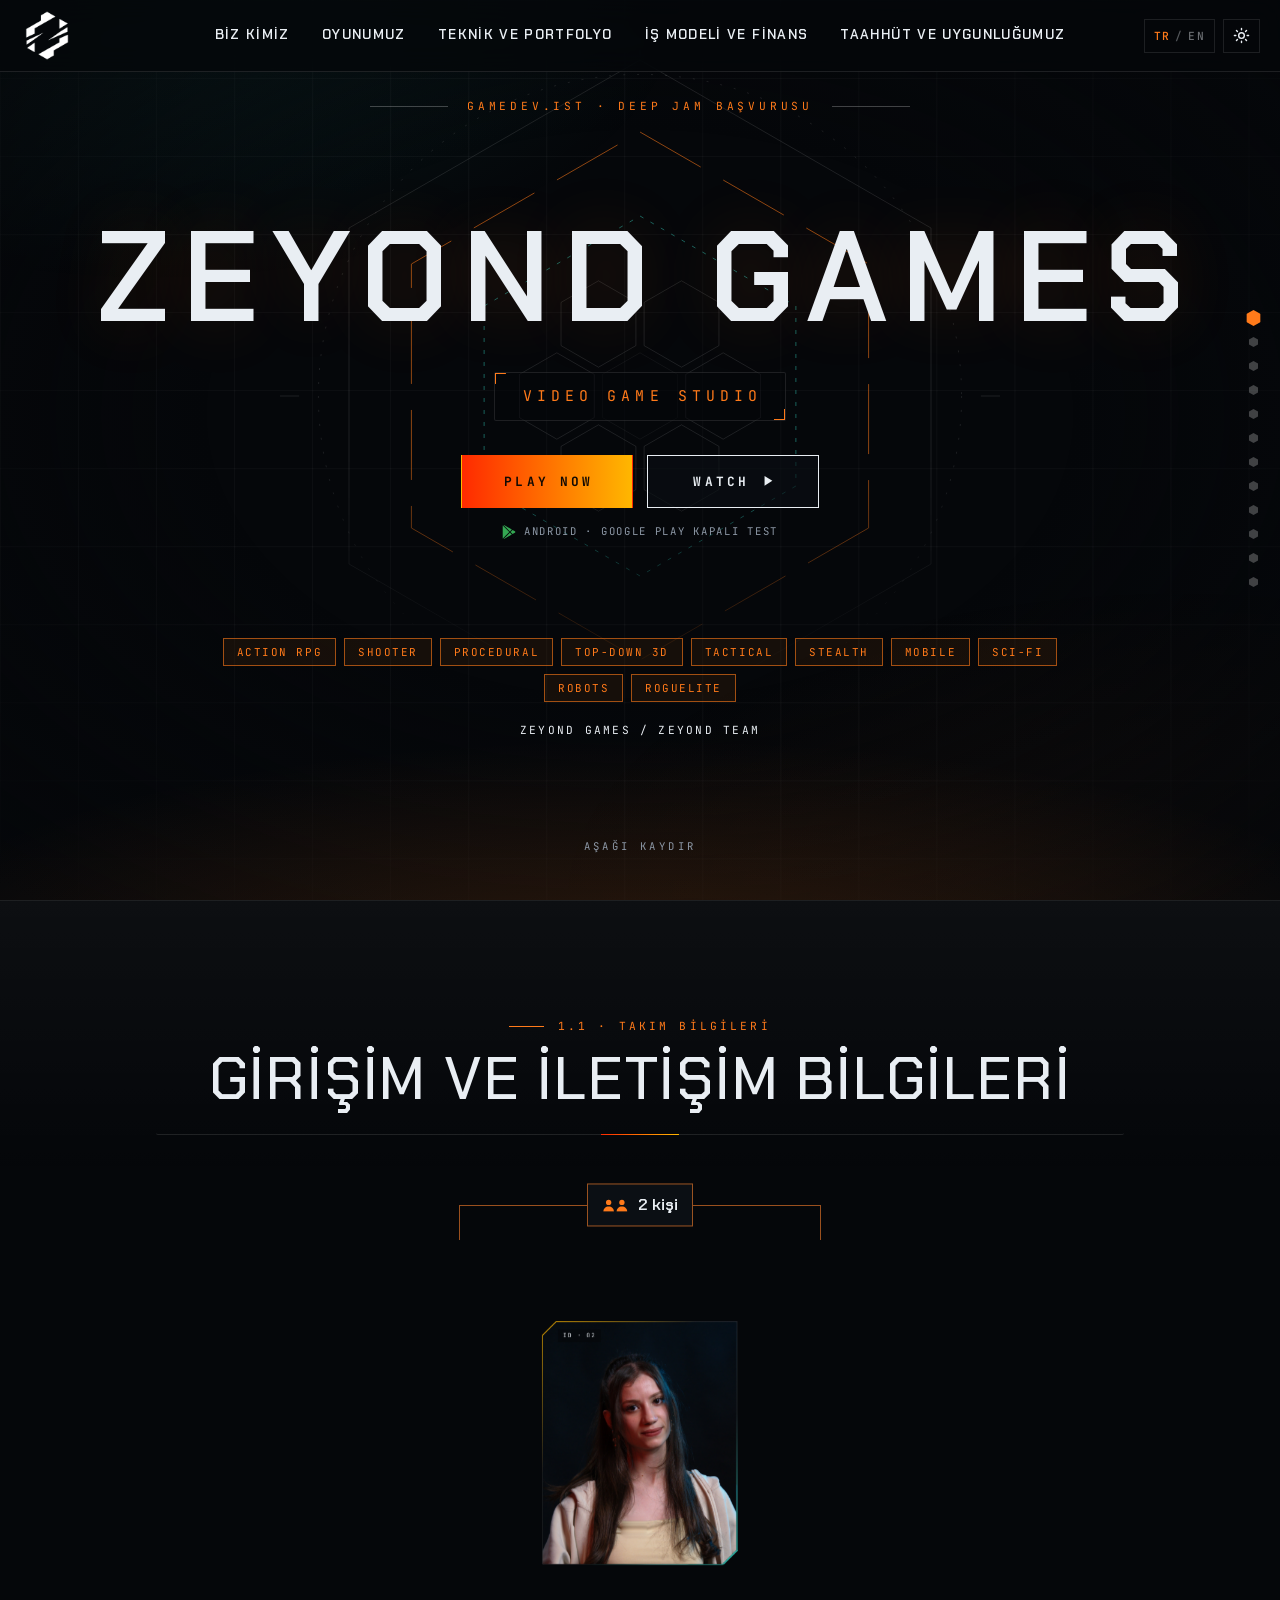
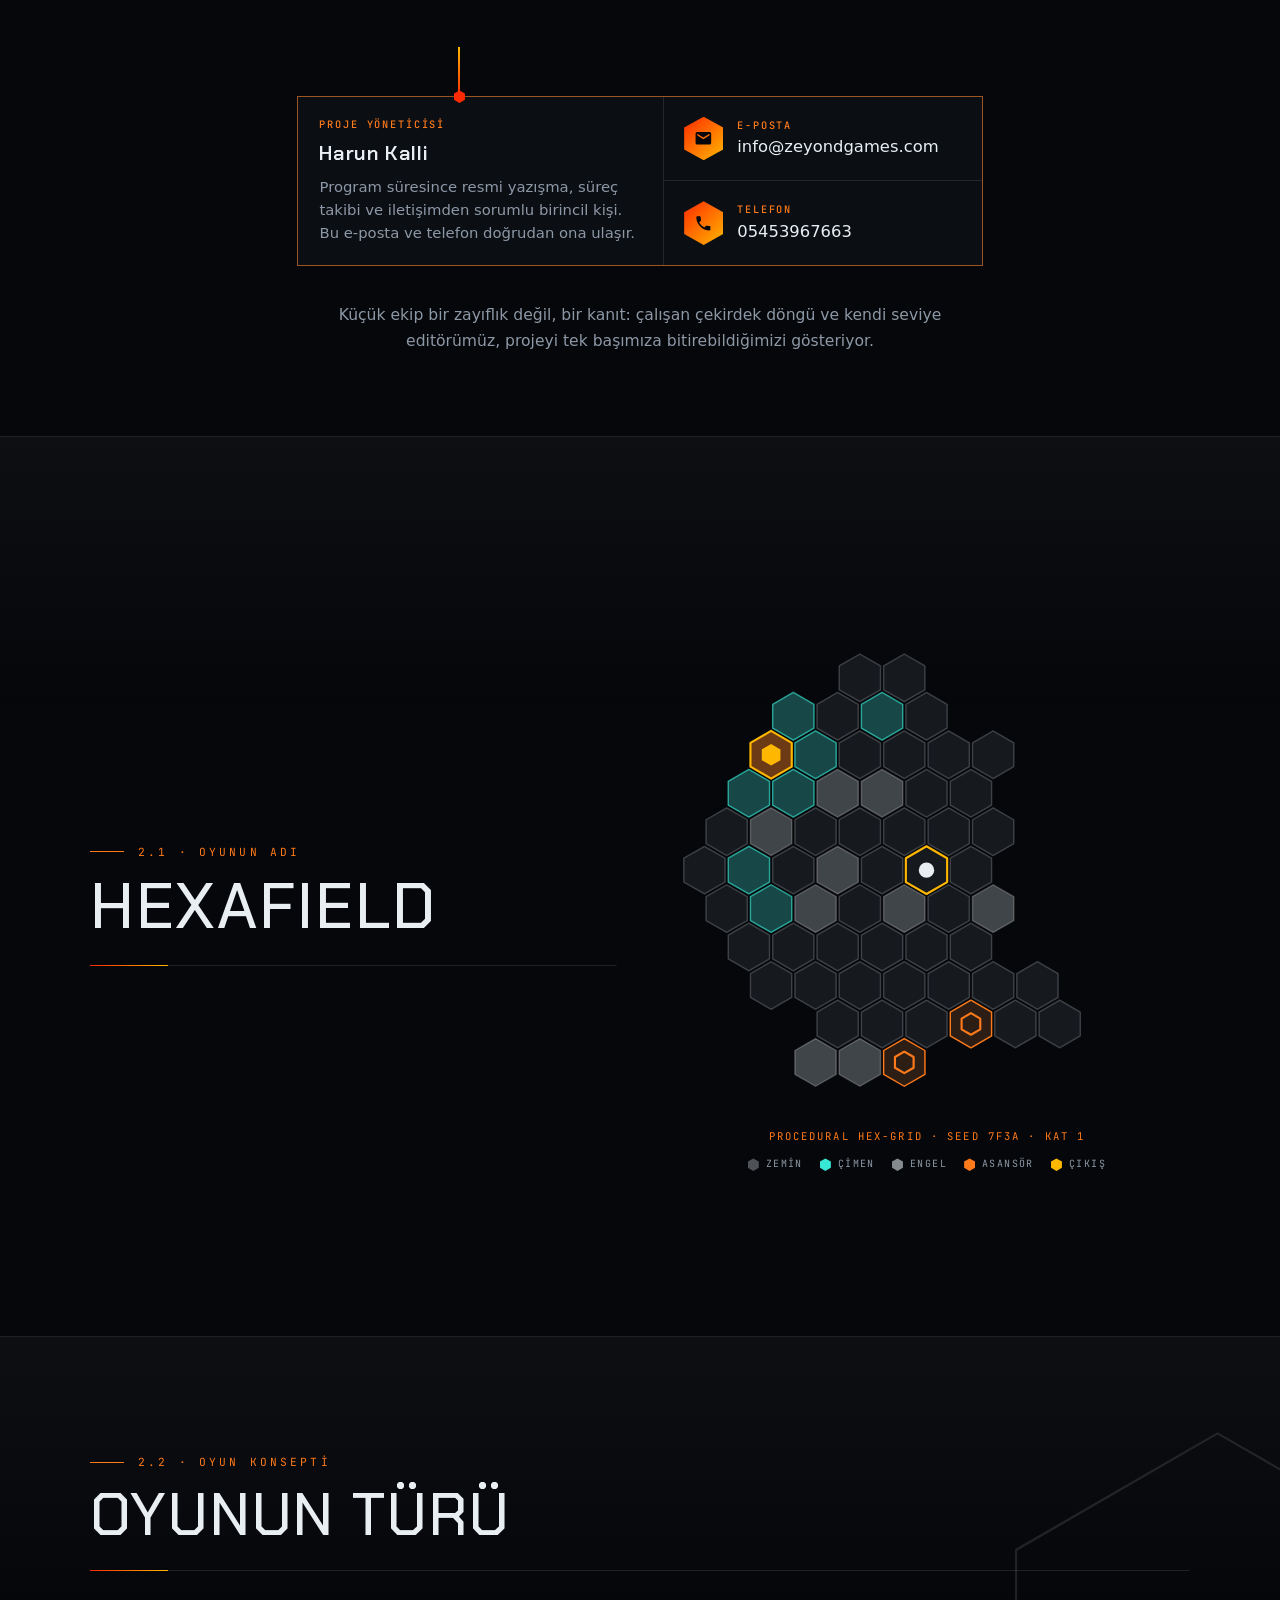
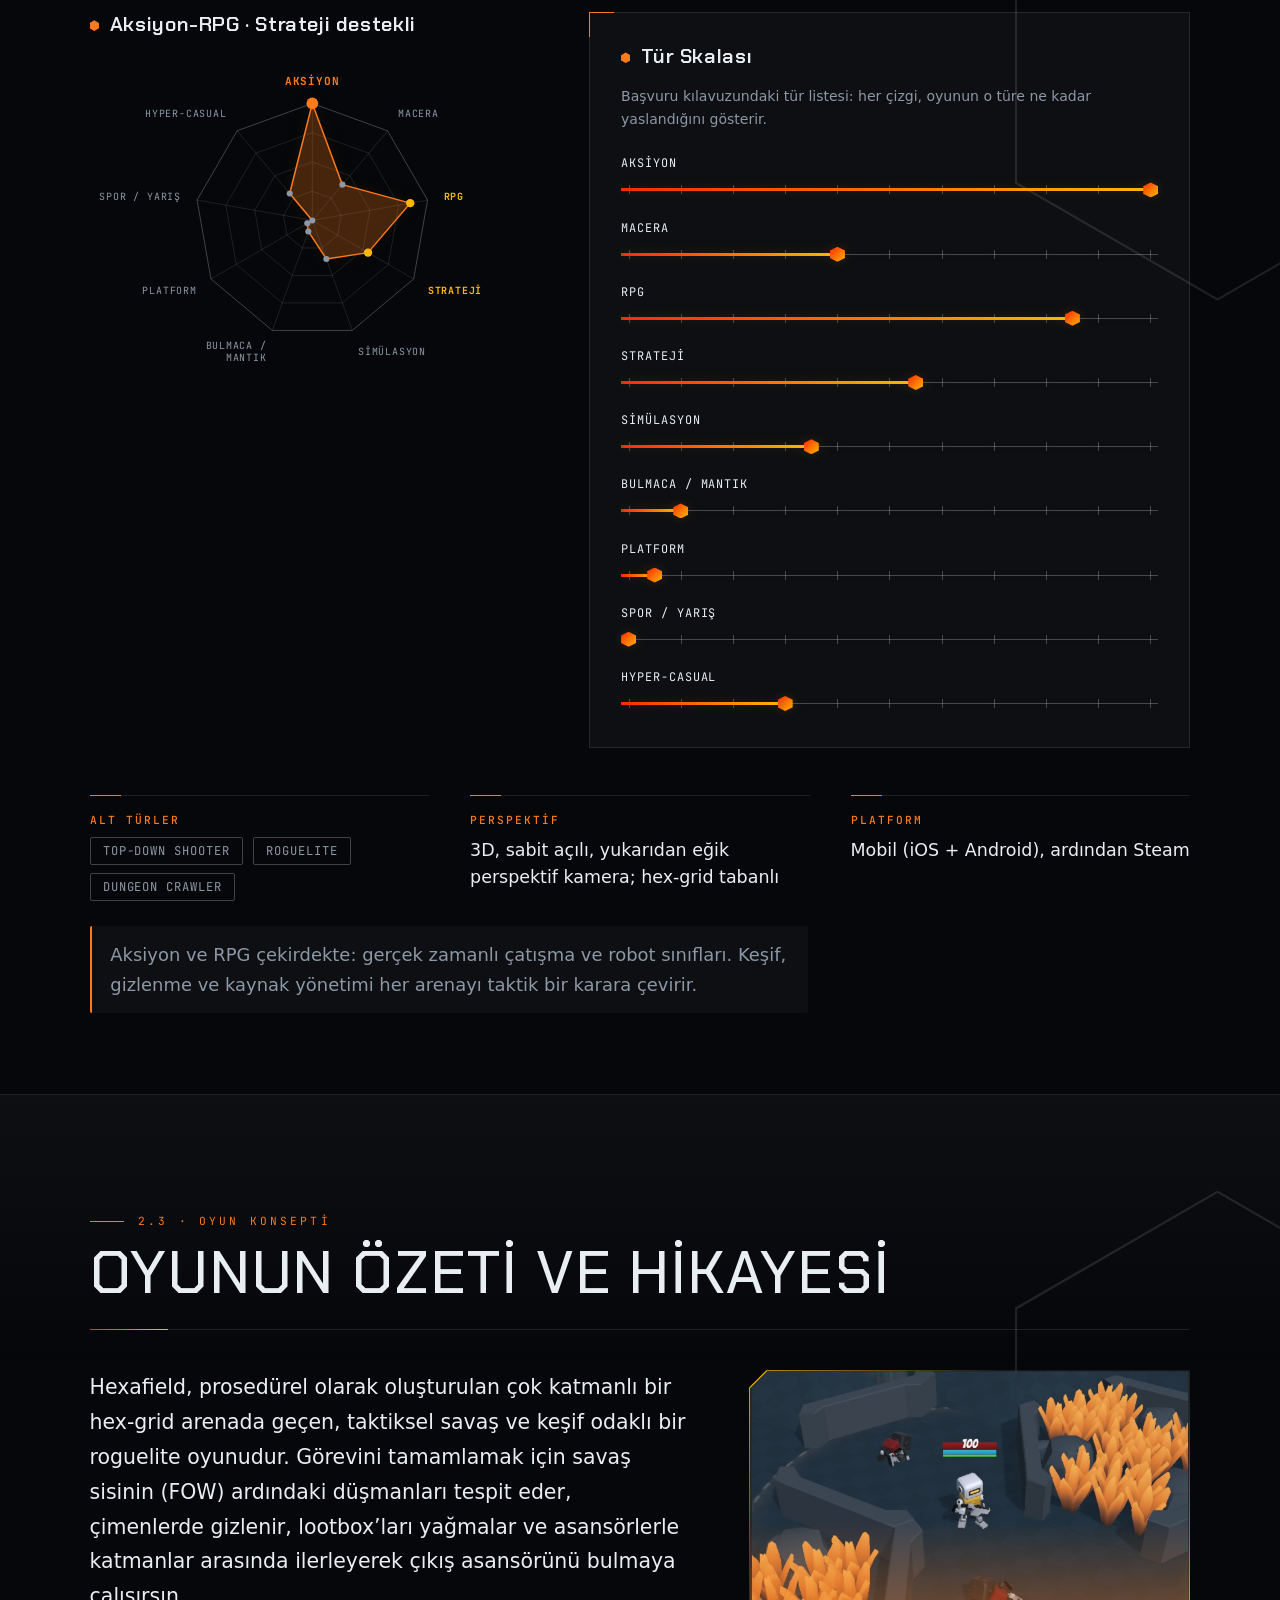
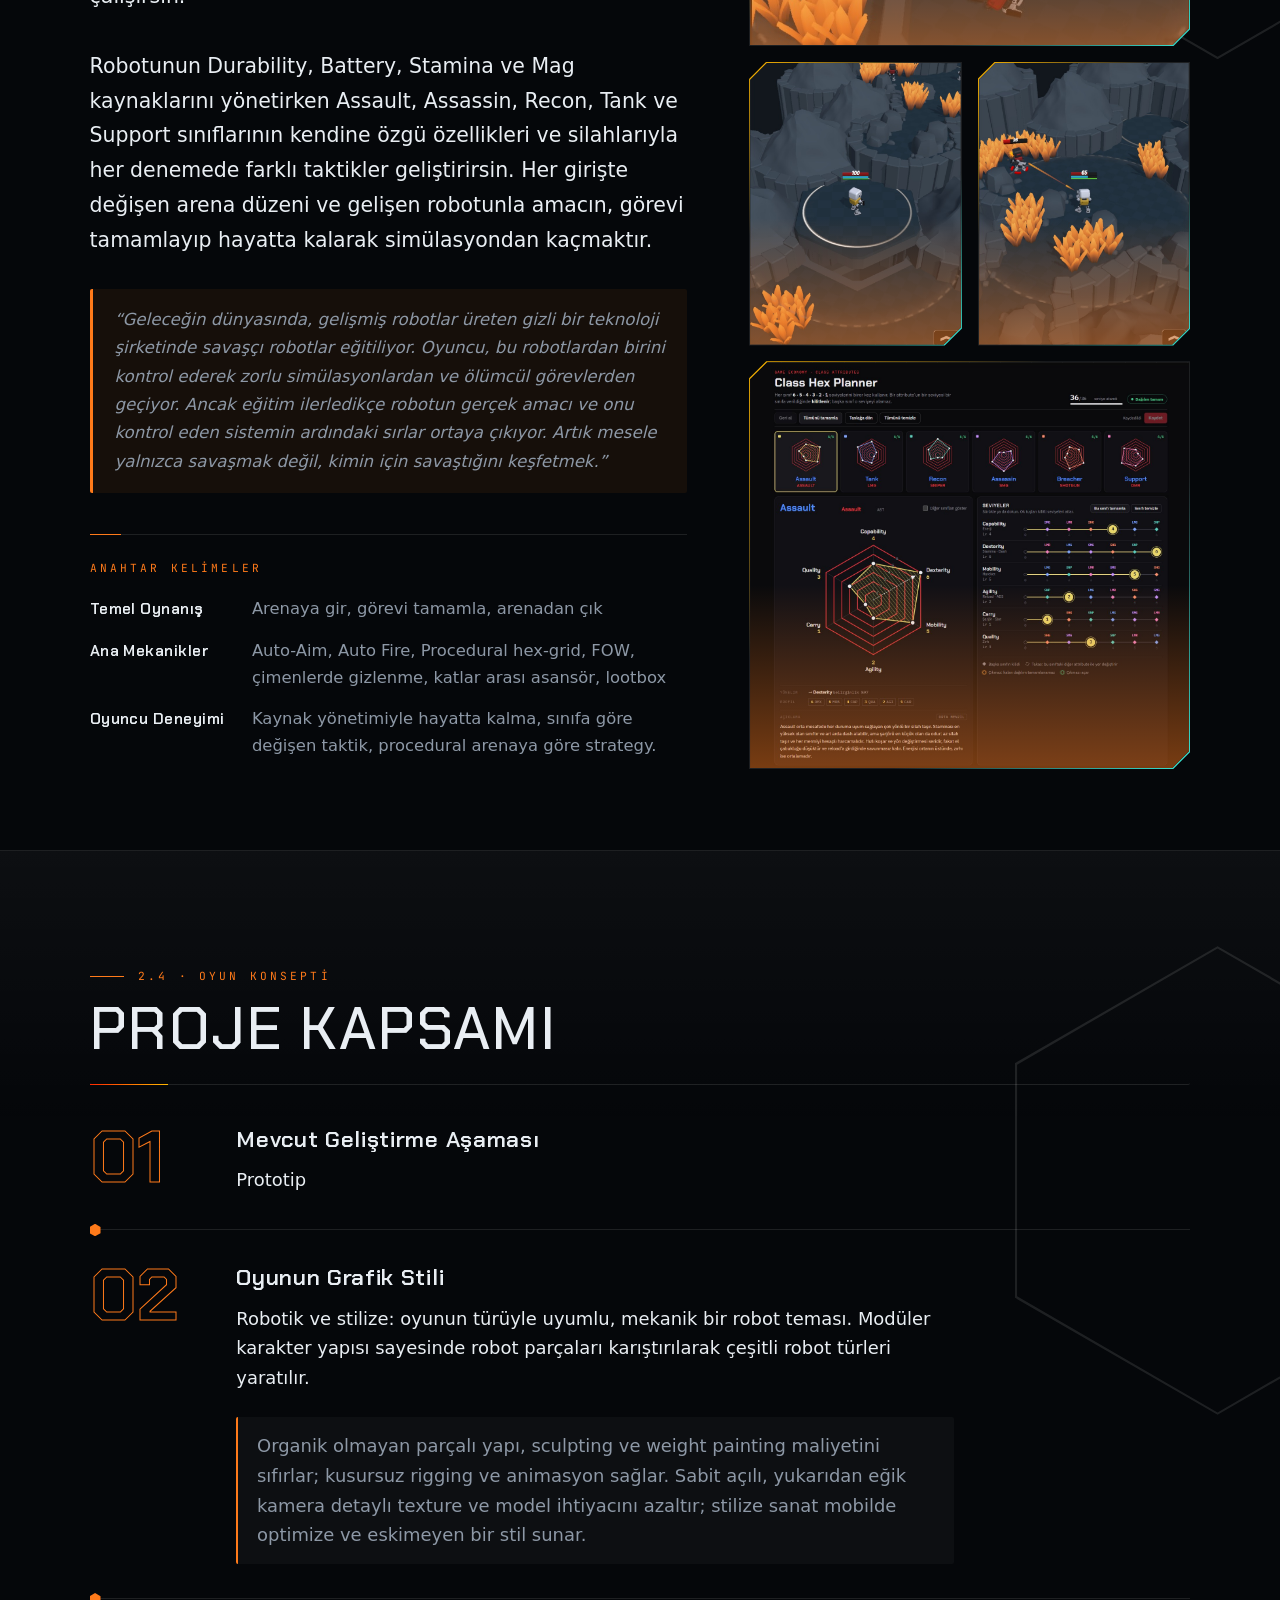
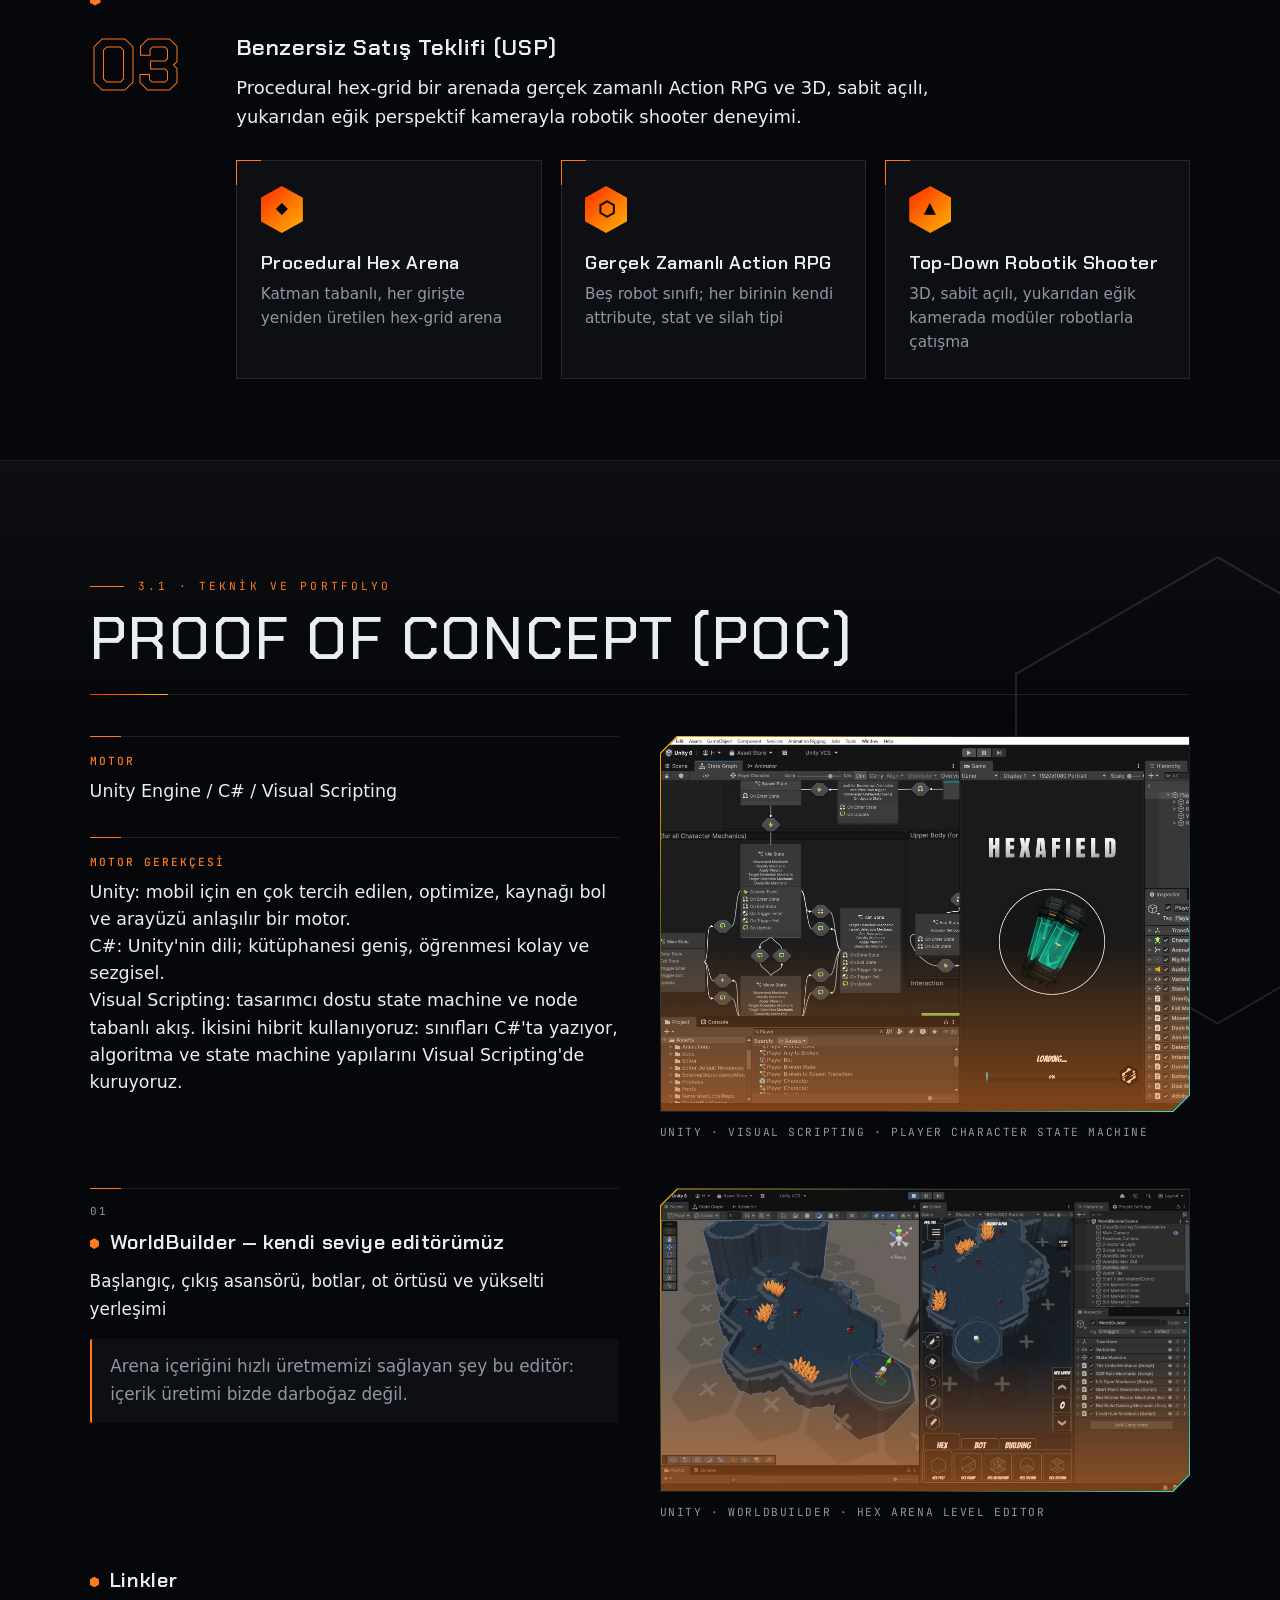
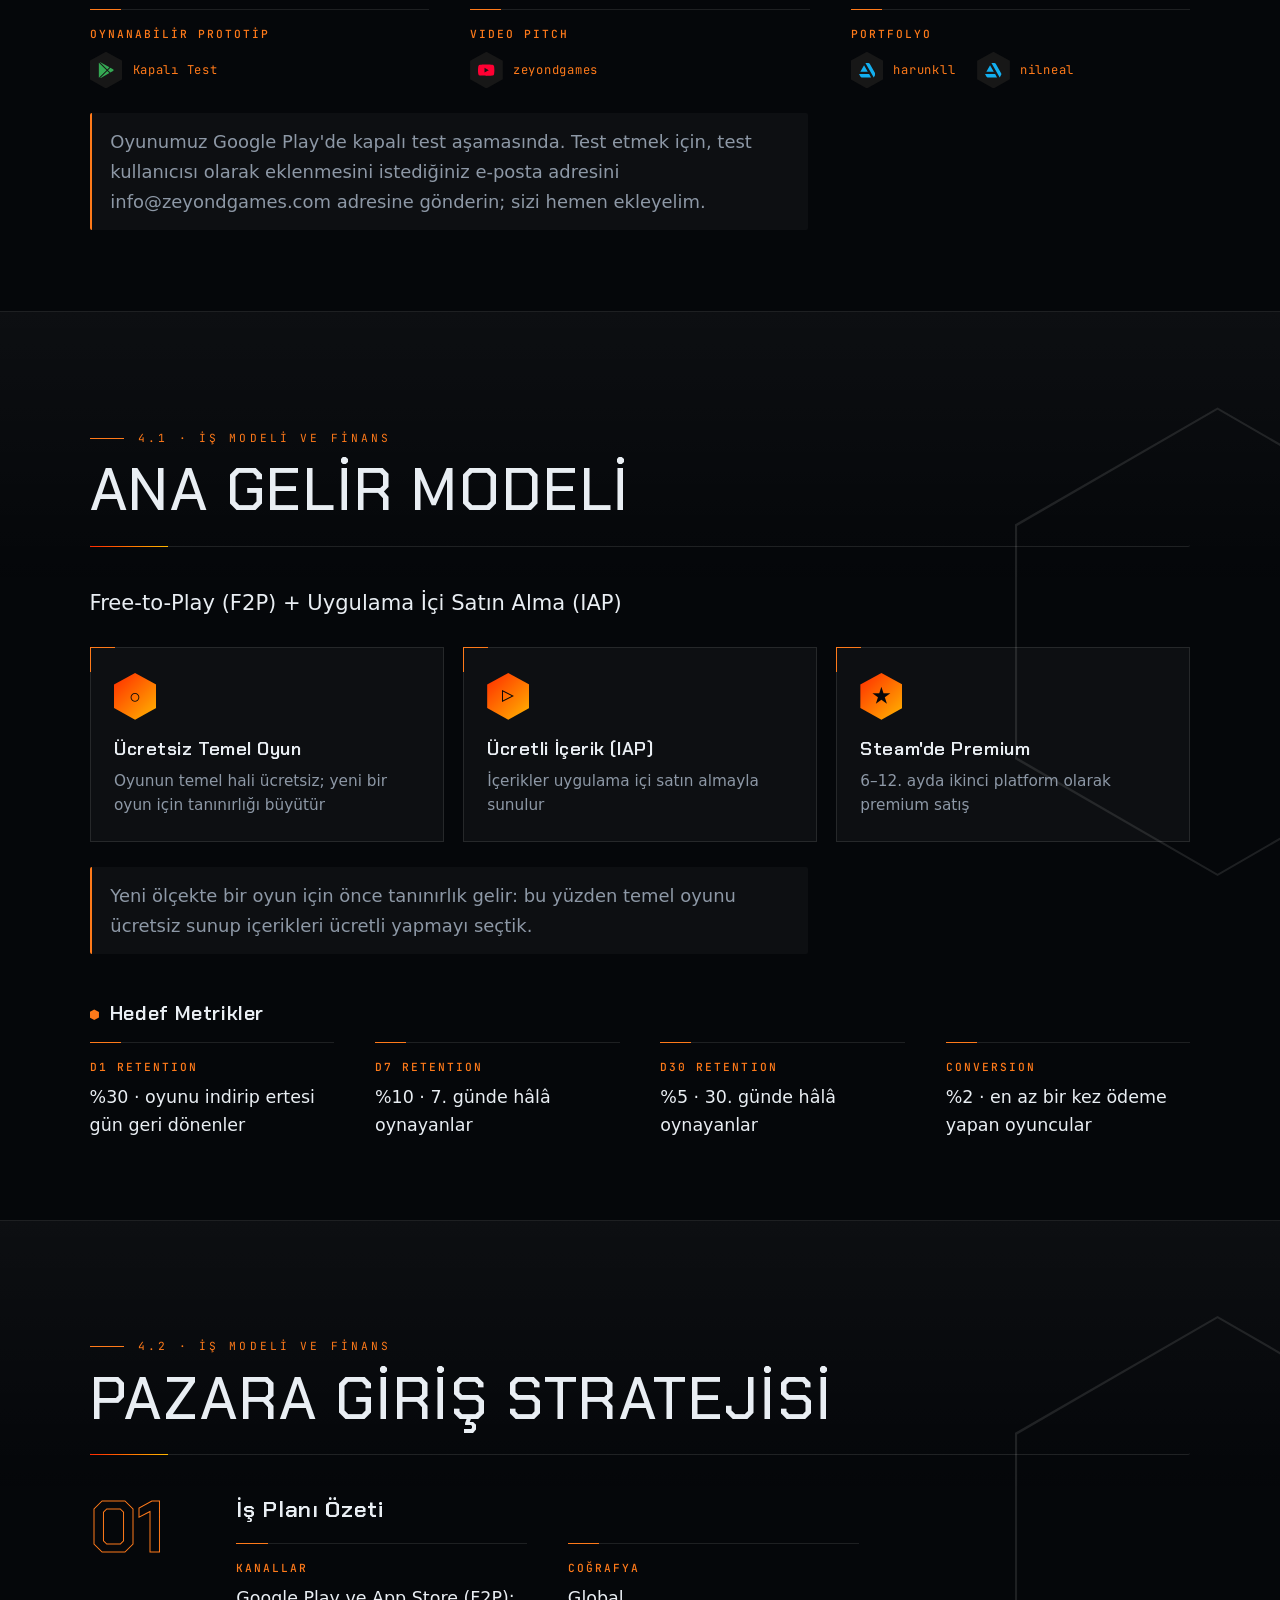
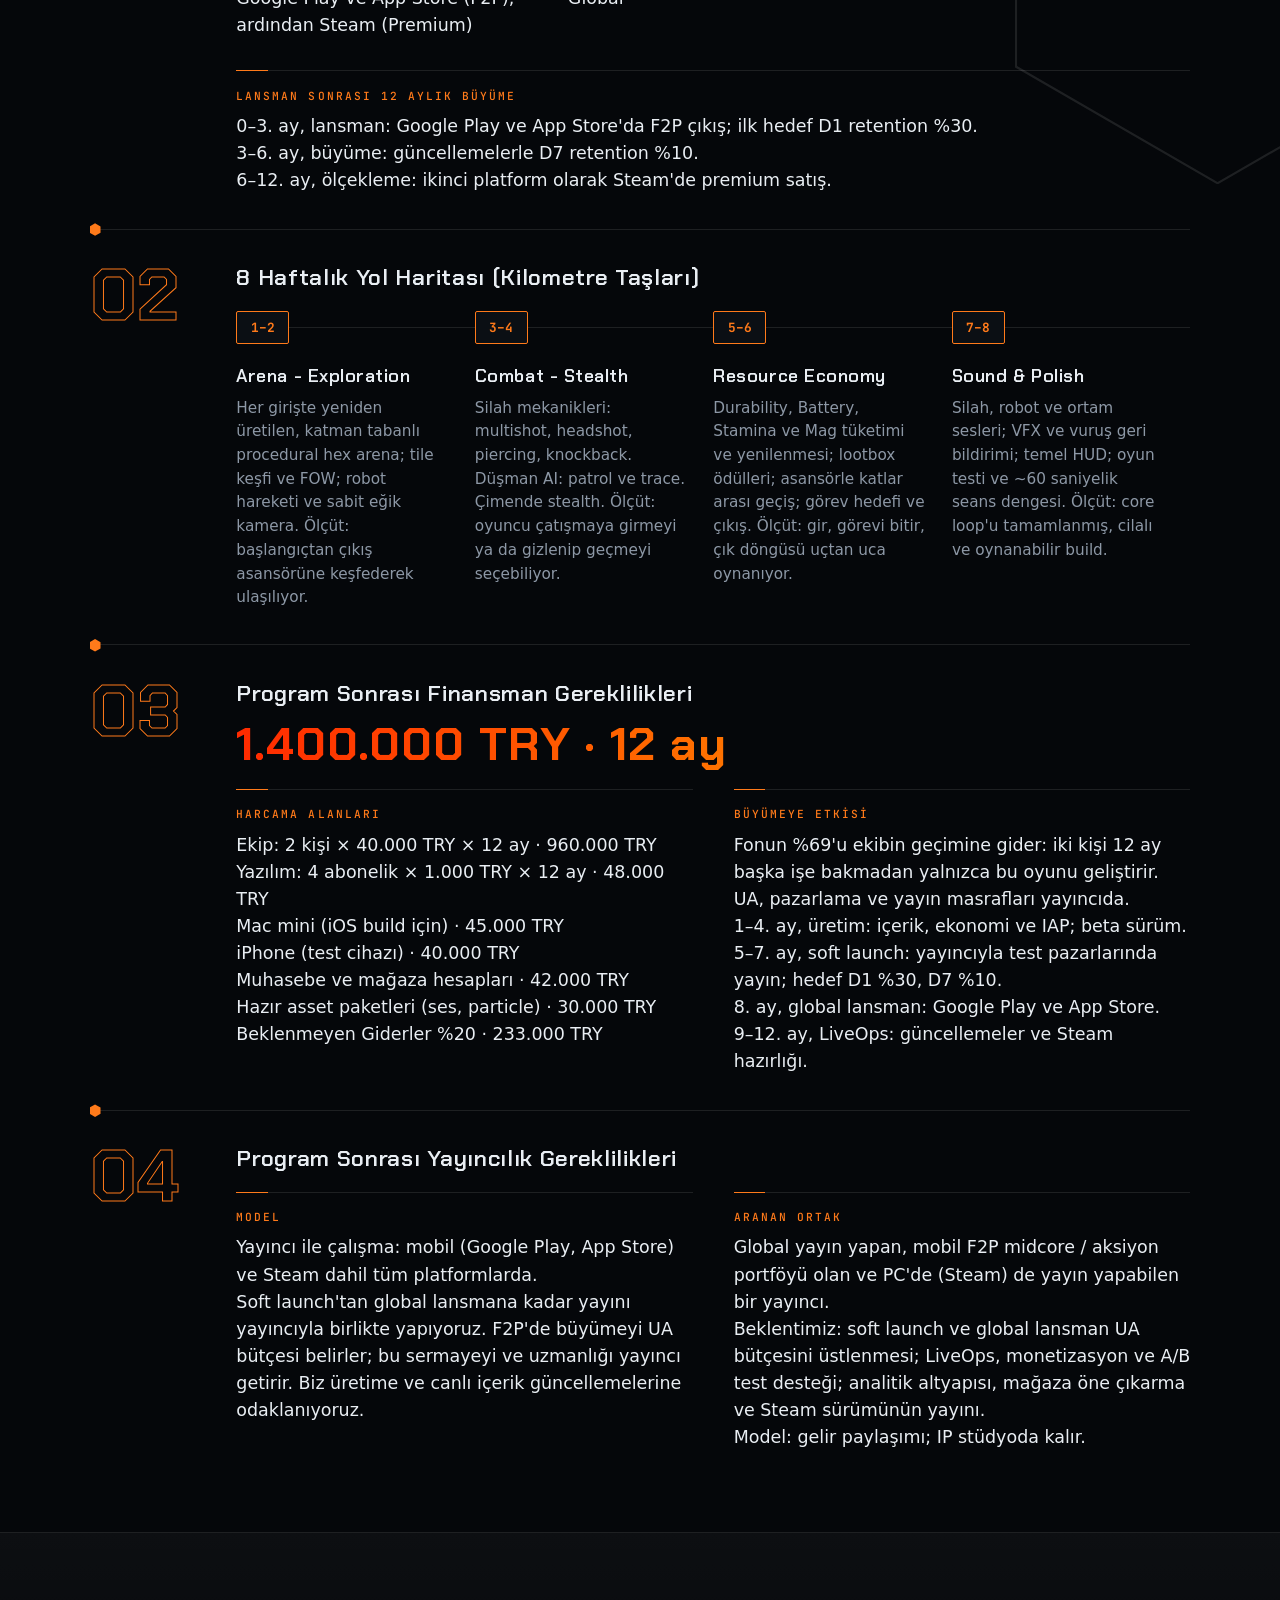
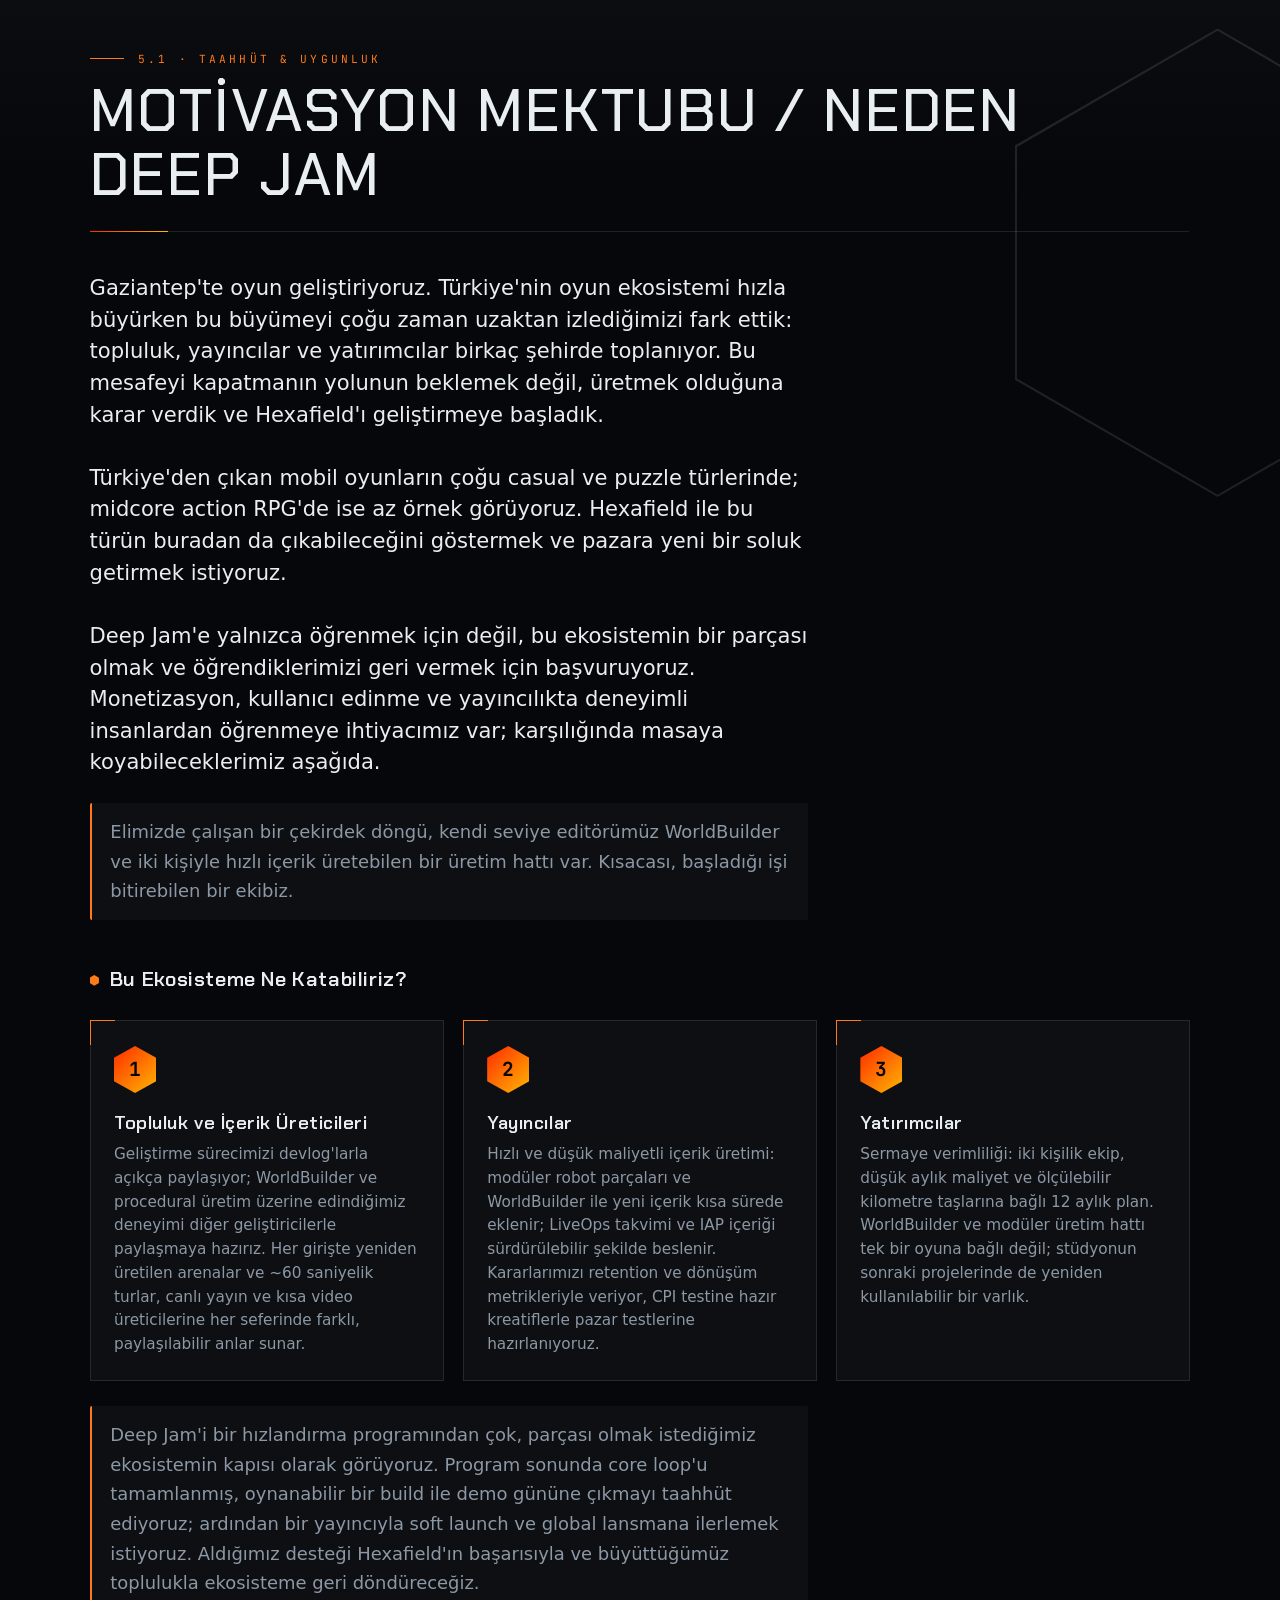
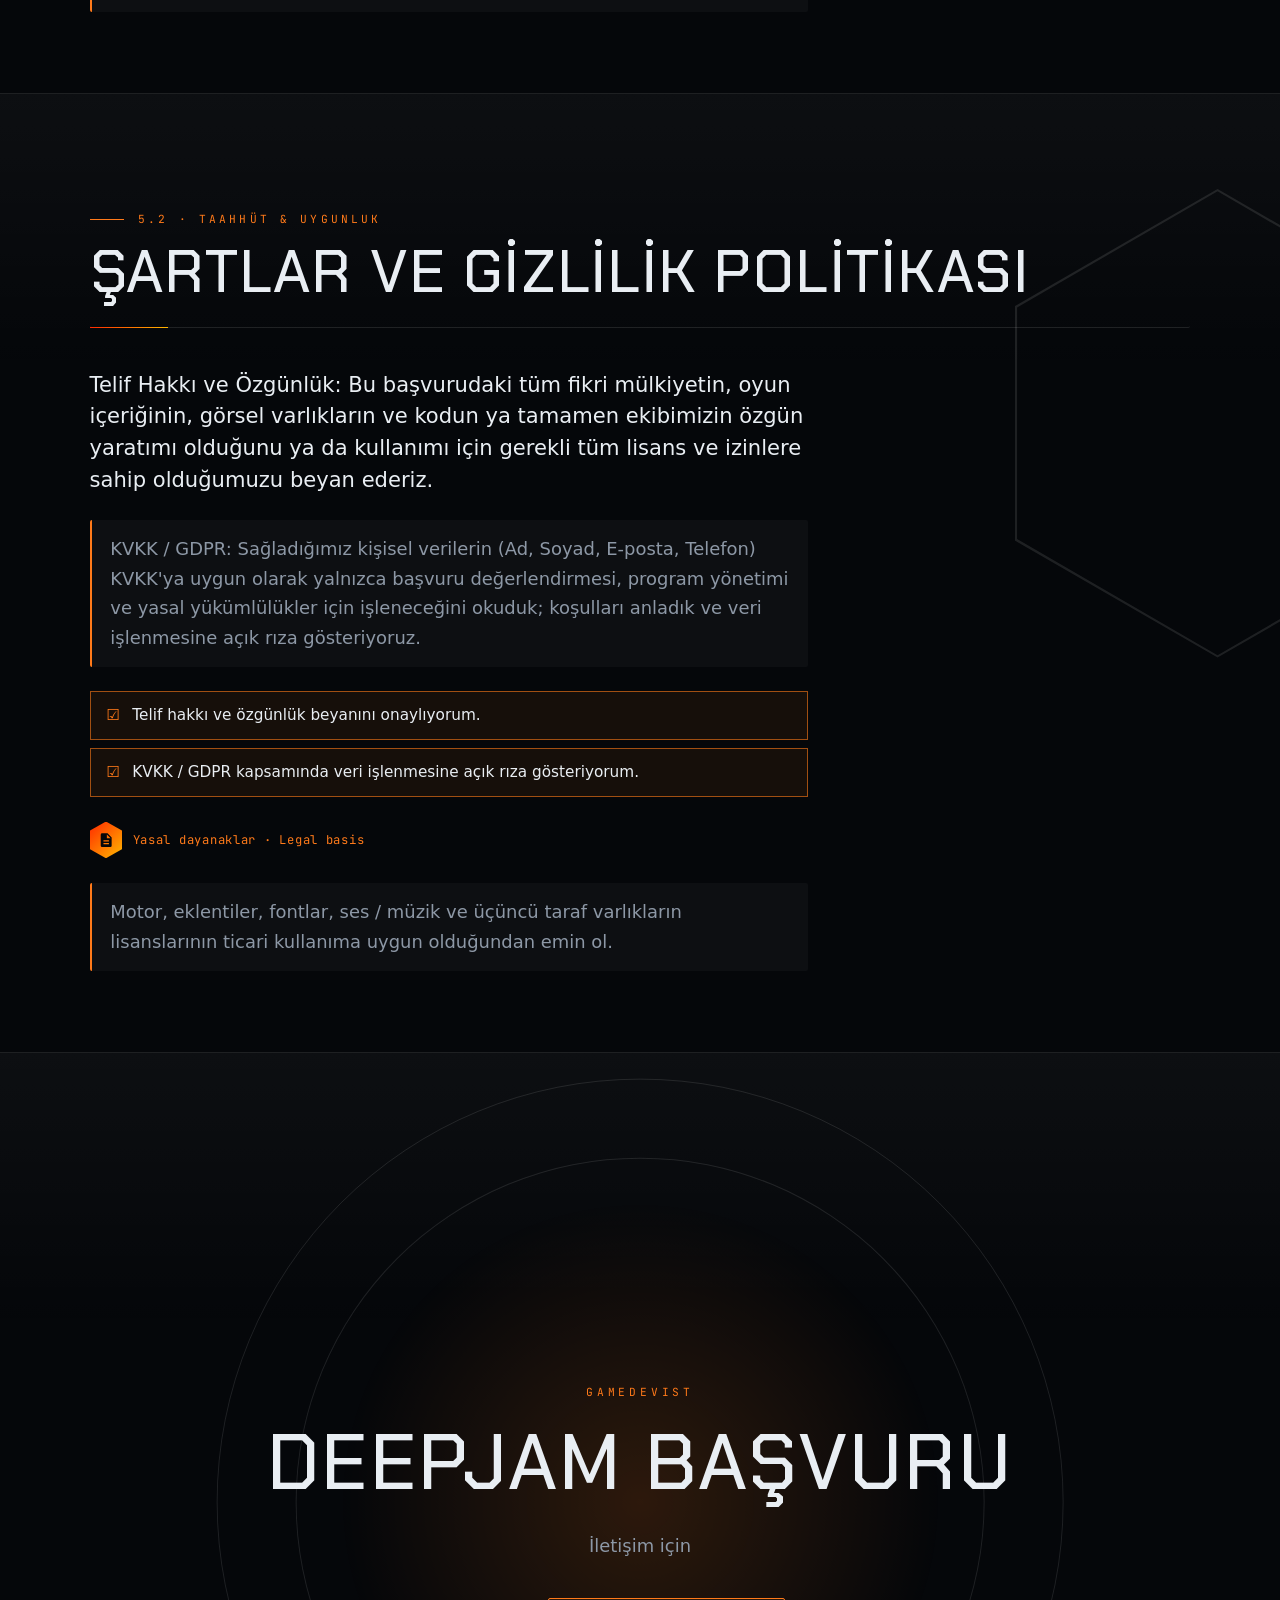
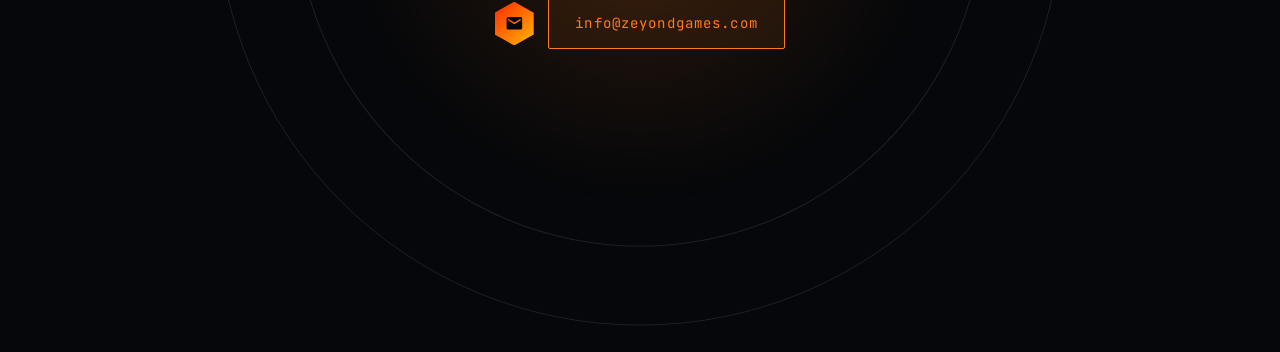
<file: index.html>
<!DOCTYPE html>
<html lang="tr">
<head>
  <meta charset="UTF-8">
  <meta name="viewport" content="width=device-width, initial-scale=1.0">
  <title>Deep Jam Başvurusu · Zeyond Games</title>
  <!-- ?v=: telefonlar eski stil ve scriptleri 10 dakikaya kadar önbellekten
       okuyor; dosyalar değişince bu sayıyı artırmak yenisini hemen indirtir. -->
  <!-- Başlıklar Chakra Petch, küçük etiketler JetBrains Mono. Yüklenemezse
       style.css'teki yedek sistem yazı tipleri devreye girer. -->
  <link rel="preconnect" href="https://fonts.googleapis.com">
  <link rel="preconnect" href="https://fonts.gstatic.com" crossorigin>
  <link rel="stylesheet" href="https://fonts.googleapis.com/css2?family=Chakra+Petch:wght@500;600;700&family=JetBrains+Mono:wght@400;500;700&display=swap">
  <link rel="stylesheet" href="style.css?v=47">
  <!-- Temayı sayfa çizilmeden uygular; aksi halde aydınlık temada bir an karanlık yanıp söner. Varsayılan karanlık. -->
  <script>try{document.documentElement.dataset.theme=localStorage.getItem("zeyond-tema-3")||"dark"}catch(e){document.documentElement.dataset.theme="dark"}</script>
</head>

<!--
  data-field değerleri deep-jam-basvurusu-kategorili.json içindeki yolun
  aynısıdır. Site salt okunurdur (body.sunum); İngilizce metinler aynı
  yollarla js/dil.js içinde durur.
-->

<body class="sunum">

  <!--
    Sağ üst köşe: dil (TR / EN, js/dil.js) ve tema (aydınlık / karanlık,
    js/gorunum.js) düğmeleri. Tema ikonu CSS'te temaya göre güneş ya da ay olur.
  -->
  <div class="toolbar">
    <button class="ust-dugme dil-dugme" id="langBtn" type="button" aria-label="Dil: Türkçe / English" aria-pressed="false"><span data-dil="tr">TR</span><span class="ayrac" aria-hidden="true">/</span><span data-dil="en">EN</span></button>
    <button class="ust-dugme tema-dugme" id="themeBtn" type="button" aria-label="Tema değiştir">
      <svg class="gunes" viewBox="0 0 24 24" aria-hidden="true"><circle cx="12" cy="12" r="4"/><path d="M12 2v2M12 20v2M4.9 4.9l1.4 1.4M17.7 17.7l1.4 1.4M2 12h2M20 12h2M4.9 19.1l1.4-1.4M17.7 6.3l1.4-1.4"/></svg>
      <svg class="ay" viewBox="0 0 24 24" aria-hidden="true"><path d="M20.5 14.5A8.5 8.5 0 0 1 9.5 3.5a8.5 8.5 0 1 0 11 11z"/></svg>
    </button>
  </div>

  <!--
    Bölüm menüsü. Her bağlantı ilgili bölümün ilk içerik slaytına iner
    (bölüm kapakları gizli, aşağıdaki nota bak); data-bolum
    slaytların data-numara değerinin ilk hanesiyle eşleşir, gezinme.js
    aktif bölümü buradan işaretler. Etiketler menüye özeldir: slayt
    başlıkları ve JSON resmi başvuru başlıklarını korur.

    Geniş ekranda bağlantılar çubuğun ortasında yan yana durur. Dar
    ekranda .baglar çubuğun altına açılan bir listeye döner ve #menuBtn
    ile açılıp kapanır (gezinme.js).
  -->
  <nav class="menu" id="menu" aria-label="Bölümler">
    <a class="logo" href="#s00" aria-label="Zeyond Games · Sayfanın başına dön"><img src="img/logo-maske.png" alt="Zeyond Games"></a>
    <div class="baglar" id="baglar">
      <a href="#s02" data-bolum="1">Biz Kimiz</a>
      <a href="#s04" data-bolum="2">Oyunumuz</a>
      <a href="#s09" data-bolum="3">Teknik ve Portfolyo</a>
      <a href="#s11" data-bolum="4">İş Modeli ve Finans</a>
      <a href="#s14" data-bolum="5">Taahhüt ve Uygunluğumuz</a>
    </div>
    <button class="menu-dugme" id="menuBtn" type="button" aria-label="Bölümler" aria-controls="baglar" aria-expanded="false"><span></span></button>
  </nav>

  <nav class="dots" id="dots" aria-label="Slayt gezinme"></nav>


  <!--═══════════════════  00 · ÖN KAPAK  ═══════════════════-->

  <!--
    Tam genişlikte hero. Üç şerit: üstte etkinlik satırı, ortada stüdyo adı
    ve slogan, altta hikâye + etiketler + imza. Arkada .hero-sahne: iç içe
    dönen altıgen halkalar ve ortada tek hücresi yanan bir petek. Yalnızca
    süs; hareketi ve renkleri style.css'te (ÖN KAPAK).
  -->
  <section class="slide cover" id="s00" data-title="00 · Kapak"
           data-slide="00_Slide_On_Kapagi" data-tip="kapak">

    <div class="hero-sahne" aria-hidden="true">
      <svg viewBox="0 0 600 600">
        <defs><polygon id="hs-hucre" points="31.2,18 0,36 -31.2,18 -31.2,-18 0,-36 31.2,-18"/></defs>
        <g class="hs-don">
          <circle cx="300" cy="300" r="268" stroke-dasharray="2 12"/>
          <polygon points="542.5,440 300,580 57.5,440 57.5,160 300,20 542.5,160"/>
        </g>
        <g class="hs-don hs-ters">
          <polygon class="hs-vurgu" stroke-dasharray="70 26" points="490.5,410 300,520 109.5,410 109.5,190 300,80 490.5,190"/>
        </g>
        <polygon class="hs-soguk" stroke-dasharray="4 8" points="429.9,375 300,450 170.1,375 170.1,225 300,150 429.9,225"/>
        <path d="M300 0v16M300 584v16M0 300h16M584 300h16"/>
        <g class="hs-petek">
          <use href="#hs-hucre" x="369.3" y="300"/>
          <use href="#hs-hucre" x="334.6" y="360"/>
          <use href="#hs-hucre" x="265.4" y="360"/>
          <use href="#hs-hucre" x="230.7" y="300"/>
          <use href="#hs-hucre" x="265.4" y="240"/>
          <use href="#hs-hucre" x="334.6" y="240"/>
          <use href="#hs-hucre" x="300" y="300" class="hs-anomali"/>
        </g>
      </svg>
    </div>

    <div class="hero-ust">
      <span class="kicker field" lang="en"
            data-field="00_Slide_On_Kapagi.etkinlik">GameDev.ist · Deep Jam Başvurusu</span>
    </div>

    <div class="hero-orta">
      <h1 class="field" lang="en"
          data-field="00_Slide_On_Kapagi.baslik">ZEYOND GAMES</h1>

      <p class="lead field" lang="en"
         data-field="00_Slide_On_Kapagi.slogan">VIDEO GAME STUDIO</p>

      <!-- Play Now önce kapalı test uyarısını açar (#testUyari, js/pencere.js);
           oyun yalnızca davetli test kullanıcılarına açık. Watch: YouTube kanalı. -->
      <div class="hero-eylem">
        <button class="eylem eylem-birincil" id="playBtn" type="button" lang="en">Play Now</button>
        <a class="eylem eylem-ikincil" href="https://www.youtube.com/@ZeyondGames" target="_blank" rel="noopener noreferrer" lang="en">Watch<svg viewBox="0 0 24 24" aria-hidden="true"><path d="M7 4.5v15l12-7.5z"/></svg></a>
      </div>
      <p class="eylem-not"><svg viewBox="0 0 24 24" aria-hidden="true"><path d="M22.018 13.298l-3.919 2.218-3.515-3.493 3.543-3.521 3.891 2.202a1.49 1.49 0 0 1 0 2.594zM1.337.924a1.486 1.486 0 0 0-.112.568v21.017c0 .217.045.419.124.6l11.155-11.087L1.337.924zm12.207 10.065l3.258-3.238L3.45.195a1.466 1.466 0 0 0-.946-.179l11.04 10.973zm0 2.067l-11 10.933c.298.036.612-.016.906-.183l13.324-7.54-3.23-3.21z"/></svg><span>ANDROID · Google Play kapalı test</span></p>
    </div>

    <!-- Kapalı test uyarısı: Play Now'a basınca açılır -->
    <dialog class="uyari" id="testUyari" aria-labelledby="testUyariBaslik">
      <span class="num">Kapalı test</span>
      <h3 id="testUyariBaslik">Oyunu denemek için önce bize yazın</h3>
      <p>Hexafield şu anda Google Play'de kapalı test aşamasında ve yalnızca Android cihazlarda oynanabiliyor. iOS ve Steam sürümleri henüz test edilemiyor.</p>
      <ol class="uyari-adimlar">
        <li>Google Play hesabınızın e-posta adresini bize gönderin.</li>
        <li>Sizi test kullanıcısı olarak ekleyelim.</li>
        <li>Kapalı test bağlantısından oyunu indirip oynayın.</li>
      </ol>
      <a class="uyari-eposta" href="mailto:info@zeyondgames.com?subject=Hexafield%20kapal%C4%B1%20test%20%2F%20closed%20test">info@zeyondgames.com</a>
      <div class="uyari-dugmeler">
        <a class="eylem eylem-birincil" href="mailto:info@zeyondgames.com?subject=Hexafield%20kapal%C4%B1%20test%20%2F%20closed%20test">E-posta gönder</a>
        <a class="eylem eylem-ikincil" href="https://play.google.com/apps/testing/com.zeyondgames.cargobot" target="_blank" rel="noopener noreferrer">Google Play'e git</a>
      </div>
      <button class="pencere-kapat" type="button" aria-label="Kapat"></button>
    </dialog>

    <div class="hero-alt">
      <!-- Tanıtım metni şu an boş; boşken gizlenir ve alt şerit ortalanır
           (style.css · .story.empty). Buraya ya da JSON'a metin konursa solda
           yeniden belirir. -->
      <p class="story field empty"
         data-field="00_Slide_On_Kapagi.aciklama"></p>

      <div class="chips" id="chips" lang="en">
        <button class="chip on" data-tag="Action RPG">Action RPG</button>
        <button class="chip on" data-tag="Shooter">Shooter</button>
        <button class="chip on" data-tag="Procedural">Procedural</button>
        <button class="chip on" data-tag="Top-Down 3D">Top-Down 3D</button>
        <button class="chip on" data-tag="Tactical">Tactical</button>
        <button class="chip on" data-tag="Stealth">Stealth</button>
        <button class="chip on" data-tag="Mobile">Mobile</button>
        <button class="chip on" data-tag="Sci-fi">Sci-fi</button>
        <button class="chip on" data-tag="Robots">Robots</button>
        <button class="chip on" data-tag="Roguelite">Roguelite</button>
      </div>

      <span class="imza field"
            data-field="00_Slide_On_Kapagi.studyo">Zeyond Games / Zeyond Team</span>
    </div>

    <span class="hint">Aşağı kaydır</span>
  </section>


  <!--═══════════════════  01–02 · BÖLÜM 1 · TAKIM BİLGİLERİ  ═══════════════════-->

  <!--
    01 · bölüm kapağı. Bölüm kapakları (01, 03, 08, 10, 13) sayfada
    gösterilmez: "hidden" ile gizlidir. Silinmediler, çünkü JSON dışa
    aktarımı hâlâ 17 slaytlık yapıyı bu öğelerden kurar; geri getirmek
    için "hidden" özniteliğini kaldırmak yeterli.
  -->
  <section class="slide bolum" hidden id="s01" data-title="1.0 Takım Bilgileri"
           data-slide="01_1_0_Takim_Bilgileri" data-tip="bolumKapagi"
           data-numara="1.0" data-baslik="Takım Bilgileri">
    <span class="no">1.0</span>
    <h2>Takım Bilgileri</h2>
    <p class="lead field"
       data-field="01_1_0_Takim_Bilgileri.altBaslik">Girişim ve iletişim bilgileri</p>
  </section>

  <!-- 02 · 1.1 Girişim ve İletişim Bilgileri -->
  <section class="slide serbest" data-zemin="sicak" id="s02" data-title="1.1 Girişim ve İletişim"
           data-slide="02_1_1_Girisim_ve_Iletisim_Bilgileri" data-tip="icerik"
           data-numara="1.1" data-baslik="Girişim ve İletişim Bilgileri">
    <div class="panel">
      <span class="num">1.1 · TAKIM BİLGİLERİ</span>
      <h2 class="field"
          data-field="02_1_1_Girisim_ve_Iletisim_Bilgileri.baslik">Girişim ve İletişim Bilgileri</h2>

      <!--
        Ekip şeması: kılavuzdaki bilgiler tek bir organizasyon şeması
        olarak anlatılır. Üstte bir parantez iki kartı bağlar, ortasındaki
        düğümde takım büyüklüğü durur. Proje yöneticisinin kartından inen
        çizgi altta proje yöneticisi, e-posta ve telefon panelini bağlar:
        iletişim bilgilerinin ona ait olduğu böyle görünür. Çizgiler CSS'tedir (style.css · EKİP ŞEMASI); --ara kart
        aralığıdır.

        01 stüdyo adı sayfada gösterilmez: "hidden" ile gizlidir. Silinmedi,
        çünkü JSON dışa aktarımı bu alanı hâlâ buradan okur; geri getirmek
        için "hidden" özniteliğini kaldırmak yeterli.
      -->
      <div class="ekip">
        <div class="ekip-studyo" hidden>
          <img class="ekip-logo" src="img/logo-maske.png" alt="">
          <div class="ekip-studyo-metin">
            <span class="ekip-etiket"><b>01</b><span class="field"
                  data-field="02_1_1_Girisim_ve_Iletisim_Bilgileri.basliklar.oyunStudyosu">Oyun Stüdyosu / Takım Adı</span></span>
            <span class="field ekip-ad" lang="en"
                  data-field="02_1_1_Girisim_ve_Iletisim_Bilgileri.oyunStudyosu"
                  data-placeholder="takımının ticari adı">Zeyond Games / Zeyond Team</span>
          </div>
        </div>

        <!-- Parantezin ortasındaki düğüm: yalnızca simge ve takım büyüklüğü.
             06 başlığı ve 05 etiketi görsel olarak gizlidir (.ekip-gizli):
             ekran okuyucu okur, JSON'a yazılır. -->
        <div class="ekip-dal">
          <div class="ekip-dugum">
            <h3 class="ekip-etiket ekip-gizli"><b>06</b><span class="field"
                data-field="02_1_1_Girisim_ve_Iletisim_Bilgileri.basliklar.takimUyeleri">Takım Üyeleri ve Rolleri</span></h3>
            <div class="ekip-boyut">
              <svg viewBox="0 0 40 20" aria-hidden="true"><circle cx="10" cy="6" r="4"/><path d="M2 20c0-5 3.5-8 8-8s8 3 8 8z"/><circle cx="30" cy="6" r="4"/><path d="M22 20c0-5 3.5-8 8-8s8 3 8 8z"/></svg>
              <span class="ekip-etiket ekip-gizli"><b>05</b><span class="field"
                    data-field="02_1_1_Girisim_ve_Iletisim_Bilgileri.basliklar.takimBuyuklugu">Takım Büyüklüğü</span></span>
              <span class="field ekip-boyut-deger"
                    data-field="02_1_1_Girisim_ve_Iletisim_Bilgileri.takimBuyuklugu"
                    data-placeholder="örn. 2 kişi">2 kişi</span>
            </div>
          </div>
        </div>

      <!--
        Kişi kartları: iki köşesi kesik uzun kart, alt kenarda koyu bir
        şerit (üstte ad, altında rol). Kartlar bölüm ekrana gelince tek
        noktadan açılarak yerlerine oturur (js/kaydirma.js).
        Fotoğraf düzenleme modunda karttaki "Fotoğraf seç" düğmesiyle eklenir
        (js/fotolar.js); data-foto, JSON'daki konumdur. Karta tıklanınca kişi
        penceresi açılır (js/pencere.js). Herkese görünmesi için
        .kisi-foto içine, <svg>'den önce <img src="img/..." alt=""> koymak
        gerekir; kart onu kırparak doldurur.
      -->
      <div class="kisiler">
        <figure class="kisi" data-pencere="kisi-0">
          <div class="kisi-foto" aria-hidden="true"
               data-foto="02_1_1_Girisim_ve_Iletisim_Bilgileri.takimUyeleri.0.foto">
            <img src="img/kisiler/HarunKalli.jpg" alt="" style="--odak: 28%">
            <svg viewBox="0 0 100 125" preserveAspectRatio="xMidYMax meet"><circle cx="50" cy="46" r="19"/><path d="M12 125c0-26 16-42 38-42s38 16 38 42z"/></svg>
          </div>
          <figcaption class="kisi-etiket">
            <span class="field kisi-gorev"
                  data-field="02_1_1_Girisim_ve_Iletisim_Bilgileri.takimUyeleri.0.gorev">Proje Yöneticisi</span>
            <span class="field kisi-ad"
                  data-field="02_1_1_Girisim_ve_Iletisim_Bilgileri.takimUyeleri.0.ad">Harun Kalli</span>
            <span class="field kisi-rol" lang="en"
                  data-field="02_1_1_Girisim_ve_Iletisim_Bilgileri.takimUyeleri.0.rol">Game Development / Design</span>
          </figcaption>
        </figure>
        <figure class="kisi" data-pencere="kisi-1">
          <div class="kisi-foto" aria-hidden="true"
               data-foto="02_1_1_Girisim_ve_Iletisim_Bilgileri.takimUyeleri.1.foto">
            <img src="img/kisiler/NilNeal.jpg" alt="" style="--odak: 32%">
            <svg viewBox="0 0 100 125" preserveAspectRatio="xMidYMax meet"><circle cx="50" cy="46" r="19"/><path d="M12 125c0-26 16-42 38-42s38 16 38 42z"/></svg>
          </div>
          <figcaption class="kisi-etiket">
            <span class="field kisi-ad"
                  data-field="02_1_1_Girisim_ve_Iletisim_Bilgileri.takimUyeleri.1.ad">Nil Neal</span>
            <span class="field kisi-rol" lang="en"
                  data-field="02_1_1_Girisim_ve_Iletisim_Bilgileri.takimUyeleri.1.rol">Game Art / Design</span>
          </figcaption>
        </figure>
      </div>

        <!-- Proje yöneticisi ve iletişim: Harun'un kartından inen çizgiyle bağlı -->
        <div class="ekip-pm">
          <div class="ekip-pm-kim">
            <span class="ekip-etiket"><span class="field"
                  data-field="02_1_1_Girisim_ve_Iletisim_Bilgileri.basliklar.projeYoneticisi">Proje Yöneticisi</span></span>
            <span class="field ekip-pm-ad"
                  data-field="02_1_1_Girisim_ve_Iletisim_Bilgileri.projeYoneticisi"
                  data-placeholder="ad soyad">Harun Kalli</span>
            <span class="field ekip-pm-aciklama"
                  data-field="02_1_1_Girisim_ve_Iletisim_Bilgileri.projeYoneticisiGorevi">Program süresince resmi yazışma, süreç takibi ve iletişimden sorumlu birincil kişi. Bu e-posta ve telefon doğrudan ona ulaşır.</span>
          </div>
          <ul class="ekip-iletisim">
            <li>
              <a class="ekip-ikon" href="mailto:info@zeyondgames.com" aria-label="E-posta gönder">
                <svg viewBox="0 0 24 24" aria-hidden="true"><path d="M20 4H4a2 2 0 0 0-2 2v12a2 2 0 0 0 2 2h16a2 2 0 0 0 2-2V6a2 2 0 0 0-2-2zm0 4-8 5-8-5V6l8 5 8-5z"/></svg>
              </a>
              <span class="ekip-etiket"><span class="field"
                    data-field="02_1_1_Girisim_ve_Iletisim_Bilgileri.basliklar.eposta">E-posta</span></span>
              <span class="field ekip-deger" data-baglanti="eposta"
                    data-field="02_1_1_Girisim_ve_Iletisim_Bilgileri.eposta"
                    data-placeholder="aktif adres">info@zeyondgames.com</span>
            </li>
            <li>
              <a class="ekip-ikon" href="tel:+905453967663" aria-label="Telefonla ara">
                <svg viewBox="0 0 24 24" aria-hidden="true"><path d="M6.62 10.79a15.15 15.15 0 0 0 6.59 6.59l2.2-2.2a1 1 0 0 1 1.02-.24c1.12.37 2.33.57 3.57.57a1 1 0 0 1 1 1V20a1 1 0 0 1-1 1A17 17 0 0 1 3 4a1 1 0 0 1 1-1h3.5a1 1 0 0 1 1 1c0 1.25.2 2.45.57 3.57a1 1 0 0 1-.25 1.02z"/></svg>
              </a>
              <span class="ekip-etiket"><span class="field"
                    data-field="02_1_1_Girisim_ve_Iletisim_Bilgileri.basliklar.telefon">Telefon</span></span>
              <span class="field ekip-deger" data-baglanti="tel"
                    data-field="02_1_1_Girisim_ve_Iletisim_Bilgileri.telefon"
                    data-placeholder="+90 5XX XXX XX XX">05453967663</span>
            </li>
          </ul>
        </div>
      </div>

      <!--
        Kişi pencereleri: karta tıklanınca açılan pop-up (js/pencere.js).
        Fotoğraf, numara, ad ve rol açılırken karttan kopyalanır; yalnızca
        "Hakkında" metni buraya özeldir ve kendi yoluyla kaydedilir. Kart
        penceresini data-pencere ile gösterir.
      -->
      <dialog class="pencere" id="kisi-0" tabindex="-1" aria-labelledby="kisi-0-ad">
        <div class="pencere-foto"></div>
        <div class="pencere-govde">
          <span class="num pencere-no"></span>
          <h3 class="pencere-ad" id="kisi-0-ad"></h3>
          <p class="pencere-rol" lang="en"></p>
          <div class="pencere-bolum">
            <h4 class="pencere-etiket">Hakkında</h4>
            <div class="field" data-baglanti="url"
                 data-field="02_1_1_Girisim_ve_Iletisim_Bilgileri.takimUyeleri.0.hakkinda"
                 data-placeholder="kısa tanıtım: deneyim, projedeki görev, kullandığı araçlar">https://www.linkedin.com/in/harun-kalli</div>
          </div>
        </div>
        <button class="pencere-kapat" type="button" aria-label="Kapat"></button>
      </dialog>
      <dialog class="pencere" id="kisi-1" tabindex="-1" aria-labelledby="kisi-1-ad">
        <div class="pencere-foto"></div>
        <div class="pencere-govde">
          <span class="num pencere-no"></span>
          <h3 class="pencere-ad" id="kisi-1-ad"></h3>
          <p class="pencere-rol" lang="en"></p>
          <div class="pencere-bolum">
            <h4 class="pencere-etiket">Hakkında</h4>
            <div class="field" data-baglanti="url"
                 data-field="02_1_1_Girisim_ve_Iletisim_Bilgileri.takimUyeleri.1.hakkinda"
                 data-placeholder="kısa tanıtım: deneyim, projedeki görev, kullandığı araçlar">https://www.linkedin.com/in/nilneal</div>
          </div>
        </div>
        <button class="pencere-kapat" type="button" aria-label="Kapat"></button>
      </dialog>

      <div class="field note"
           data-field="02_1_1_Girisim_ve_Iletisim_Bilgileri.not">Küçük ekip bir zayıflık değil, bir kanıt: çalışan çekirdek döngü ve kendi seviye editörümüz, projeyi tek başımıza bitirebildiğimizi gösteriyor.</div>
    </div>
  </section>


  <!--═══════════════════  03–07 · BÖLÜM 2 · OYUN KONSEPTİ  ═══════════════════-->

  <!-- 03 · bölüm kapağı -->
  <section class="slide bolum" hidden id="s03" data-title="2.0 Oyun Konsepti"
           data-slide="03_2_0_Oyun_Konsepti" data-tip="bolumKapagi"
           data-numara="2.0" data-baslik="Oyun Konsepti">
    <span class="no">2.0</span>
    <h2>Oyun Konsepti</h2>
    <p class="lead field"
       data-field="03_2_0_Oyun_Konsepti.altBaslik">Ad, tür, hikâye ve proje kapsamı</p>
  </section>

  <!--
    Bölüm 2 başvuru kılavuzundaki sayfaları izler: 04 oyunun adı, 05 tür
    (ana tür + tür kaydıraçları), 06 özet ve hikâye, 07 proje kapsamı
    (geliştirme aşaması, grafik stili, benzersiz satış teklifi).

    Bir alan hangi slaytta görünürse görünsün kendi yoluyla kaydedilir:
    07'deki geliştirme aşaması ve grafik stili JSON'da hâlâ 09_ altında
    durur. Alanı başka bir slayda taşımak dışa aktarılan dosyayı değiştirmez.

    İçerik slaytları "manset" tipindedir: kutusuz, sola yaslı; üstte
    numara ve büyük başlık, altında sütunlar (style.css · MANŞET).
    .bloklar içindeki her .blok bir ara başlık + paragraf çiftidir ve
    geniş ekranda yan yana dizilir. Başlıklar da düzenlenebilir: h2
    slaytın "baslik" alanına, <dt> başlıkları "basliklar" altına yazar.
  -->
  <!--
    04 · 2.1 Oyunun Adı. Yalnızca oyunun adı ve yanında procedural hex
    arena animasyonu: her turda yeni bir tohumla (seed) organik bir arena
    büyür; zemin, çimen, engel, asansör ve çıkış hücreleri sırayla belirir,
    kısa bir bekleyişten sonra bir sonraki kat üretilir (js/hexalan.js).
    Sağ üstteki süs altıgeni bu slaytta gizlidir (.ad-slayt).
  -->
  <section class="slide manset ad-slayt" id="s04" data-title="2.1 Oyunun Adı"
           data-slide="04_2_1_Oyunun_Adi" data-tip="icerik"
           data-numara="2.1" data-baslik="Oyunun Adı">
    <div class="panel">
      <div class="ad-sahne">
        <div class="ad-metin">
          <span class="num">2.1 · OYUNUN ADI</span>
          <!-- lang="en": ad İngilizce; Türkçe büyük harf kuralı "i"yi "İ" yapmasın -->
          <h2 class="field" lang="en"
              data-field="04_2_1_Oyunun_Adi.ad">Hexafield</h2>
        </div>

        <figure class="hexalan" id="hexalan" role="img"
                aria-label="Procedural üretilen hex-grid arena: her katta yeni bir arena hücre hücre oluşuyor">
          <svg viewBox="-185 -170 370 340" aria-hidden="true">
            <g class="hx-harita"></g>
          </svg>
          <figcaption class="hexalan-alt" aria-hidden="true">
            <span class="hexalan-seed">PROCEDURAL HEX-GRID · SEED ---- · KAT 1</span>
            <ul class="hexalan-lejant">
              <li><i class="lj lj-zemin"></i>Zemin</li>
              <li><i class="lj lj-cimen"></i>Çimen</li>
              <li><i class="lj lj-engel"></i>Engel</li>
              <li><i class="lj lj-asansor"></i>Asansör</li>
              <li><i class="lj lj-cikis"></i>Çıkış</li>
            </ul>
          </figcaption>
        </figure>
      </div>

      <!--
        Alternatif adlar ve not sayfada gösterilmez: "hidden" ile gizlidir.
        Silinmediler, çünkü JSON dışa aktarımı bu alanları hâlâ buradan
        okur; geri getirmek için "hidden" özniteliğini kaldırmak yeterli.
      -->
      <div hidden>
      <dl class="kv">
        <div>
          <dt class="field"
              data-field="04_2_1_Oyunun_Adi.basliklar.alternatifler_0">Alternatif 1</dt>
          <dd class="field"
              data-field="04_2_1_Oyunun_Adi.alternatifler.0">Hexacore</dd>
        </div>
        <div>
          <dt class="field"
              data-field="04_2_1_Oyunun_Adi.basliklar.alternatifler_1">Alternatif 2</dt>
          <dd class="field"
              data-field="04_2_1_Oyunun_Adi.alternatifler.1">BlueNation</dd>
        </div>
      </dl>

      <div class="field note"
           data-field="04_2_1_Oyunun_Adi.not">Ad kesinleşmeden önce ticari marka benzersizliği ve alan adı uygunluğu kontrol edilecek.</div>
      </div>
    </div>
  </section>

  <!--
    05 · 2.2 Oyunun Türü. Solda ana tür ve tür haritası, sağda tür skalası:
    başvuru kılavuzundaki dokuz türün kaydıraçları. Harita kaydıraçlardan
    çizilir: her tür bir köşe, değer arttıkça köşe dışarı uzar. Tür adları kılavuzdaki
    listeyle aynı sırada; her satırın değeri JSON'da turSkalasi dizisinde
    { tur, deger } olarak durur. Kaydıraçlar düzenleme modunda sürüklenir,
    sunum modunda salt okunur bir grafiğe döner (js/skala.js).
  -->
  <section class="slide manset" id="s05" data-title="2.2 Oyunun Türü"
           data-slide="05_2_2_Oyunun_Turu" data-tip="icerik"
           data-numara="2.2" data-baslik="Oyunun Türü">
    <div class="panel">
      <span class="num">2.2 · OYUN KONSEPTİ</span>
      <h2 class="field"
          data-field="05_2_2_Oyunun_Turu.baslik">Oyunun Türü</h2>

      <div class="ikili">
        <div>
          <!--
            Ana tür elle yazılmaz: kaydıraçlardan üretilir (js/skala.js ·
            turAdiYenile). data-metin, üretilen metni JSON'da eski yerine
            (anaTur) yazar. Buradaki metin kaydıraçların ilk değerlerinin
            karşılığıdır; script çalışmazsa o görünür.
          -->
          <h3 class="altbaslik" id="turAdi" aria-live="polite"
              data-metin="05_2_2_Oyunun_Turu.anaTur">Aksiyon-RPG · Strateji destekli</h3>

          <!-- Tür haritası: sağdaki kaydıraçlardan çizilen örümcek ağı
               grafiği. İçini js/skala.js doldurur. -->
          <figure class="radar" id="turRadar" aria-hidden="true"></figure>
        </div>

        <div class="skala-kutu">
          <h3 class="altbaslik field"
              data-field="05_2_2_Oyunun_Turu.turSkalasiBaslik">Tür Skalası</h3>

          <p class="field skala-ipucu"
             data-field="05_2_2_Oyunun_Turu.turSkalasiNotu">Başvuru kılavuzundaki tür listesi: her çizgi, oyunun o türe ne kadar yaslandığını gösterir.</p>

          <div class="skalalar">
            <div class="skala-satir">
              <span class="field skala-ad" id="tur-ad-0"
                    data-field="05_2_2_Oyunun_Turu.turSkalasi.0.tur">Aksiyon</span>
              <span class="skala-deger" aria-hidden="true">100</span>
              <input class="skala" type="range" min="0" max="100" step="5" value="100"
                     aria-labelledby="tur-ad-0" data-field="05_2_2_Oyunun_Turu.turSkalasi.0.deger">
            </div>
            <div class="skala-satir">
              <span class="field skala-ad" id="tur-ad-1"
                    data-field="05_2_2_Oyunun_Turu.turSkalasi.1.tur">Macera</span>
              <span class="skala-deger" aria-hidden="true">40</span>
              <input class="skala" type="range" min="0" max="100" step="5" value="40"
                     aria-labelledby="tur-ad-1" data-field="05_2_2_Oyunun_Turu.turSkalasi.1.deger">
            </div>
            <div class="skala-satir">
              <span class="field skala-ad" id="tur-ad-2"
                    data-field="05_2_2_Oyunun_Turu.turSkalasi.2.tur">RPG</span>
              <span class="skala-deger" aria-hidden="true">85</span>
              <input class="skala" type="range" min="0" max="100" step="5" value="85"
                     aria-labelledby="tur-ad-2" data-field="05_2_2_Oyunun_Turu.turSkalasi.2.deger">
            </div>
            <div class="skala-satir">
              <span class="field skala-ad" id="tur-ad-3"
                    data-field="05_2_2_Oyunun_Turu.turSkalasi.3.tur">Strateji</span>
              <span class="skala-deger" aria-hidden="true">55</span>
              <input class="skala" type="range" min="0" max="100" step="5" value="55"
                     aria-labelledby="tur-ad-3" data-field="05_2_2_Oyunun_Turu.turSkalasi.3.deger">
            </div>
            <div class="skala-satir">
              <span class="field skala-ad" id="tur-ad-4"
                    data-field="05_2_2_Oyunun_Turu.turSkalasi.4.tur">Simülasyon</span>
              <span class="skala-deger" aria-hidden="true">35</span>
              <input class="skala" type="range" min="0" max="100" step="5" value="35"
                     aria-labelledby="tur-ad-4" data-field="05_2_2_Oyunun_Turu.turSkalasi.4.deger">
            </div>
            <div class="skala-satir">
              <span class="field skala-ad" id="tur-ad-5"
                    data-field="05_2_2_Oyunun_Turu.turSkalasi.5.tur">Bulmaca / Mantık</span>
              <span class="skala-deger" aria-hidden="true">10</span>
              <input class="skala" type="range" min="0" max="100" step="5" value="10"
                     aria-labelledby="tur-ad-5" data-field="05_2_2_Oyunun_Turu.turSkalasi.5.deger">
            </div>
            <div class="skala-satir">
              <span class="field skala-ad" id="tur-ad-6"
                    data-field="05_2_2_Oyunun_Turu.turSkalasi.6.tur">Platform</span>
              <span class="skala-deger" aria-hidden="true">5</span>
              <input class="skala" type="range" min="0" max="100" step="5" value="5"
                     aria-labelledby="tur-ad-6" data-field="05_2_2_Oyunun_Turu.turSkalasi.6.deger">
            </div>
            <div class="skala-satir">
              <span class="field skala-ad" id="tur-ad-7"
                    data-field="05_2_2_Oyunun_Turu.turSkalasi.7.tur">Spor / Yarış</span>
              <span class="skala-deger" aria-hidden="true">0</span>
              <input class="skala" type="range" min="0" max="100" step="5" value="0"
                     aria-labelledby="tur-ad-7" data-field="05_2_2_Oyunun_Turu.turSkalasi.7.deger">
            </div>
            <div class="skala-satir">
              <span class="field skala-ad" id="tur-ad-8" lang="en"
                    data-field="05_2_2_Oyunun_Turu.turSkalasi.8.tur">Hyper-Casual</span>
              <span class="skala-deger" aria-hidden="true">30</span>
              <input class="skala" type="range" min="0" max="100" step="5" value="30"
                     aria-labelledby="tur-ad-8" data-field="05_2_2_Oyunun_Turu.turSkalasi.8.deger">
            </div>
          </div>
        </div>
      </div>

      <dl class="kv">
        <div>
          <dt class="field"
              data-field="05_2_2_Oyunun_Turu.basliklar.altTurler">Alt Türler</dt>
          <dd class="satir" lang="en">
            <span class="field"
                  data-field="05_2_2_Oyunun_Turu.altTurler.0">Top-Down Shooter</span>
            <span class="field"
                  data-field="05_2_2_Oyunun_Turu.altTurler.1">Roguelite</span>
            <span class="field"
                  data-field="05_2_2_Oyunun_Turu.altTurler.2">Dungeon Crawler</span>
          </dd>
        </div>
        <div>
          <dt class="field"
              data-field="05_2_2_Oyunun_Turu.basliklar.perspektif">Perspektif</dt>
          <dd class="field"
              data-field="05_2_2_Oyunun_Turu.perspektif">3D, sabit açılı, yukarıdan eğik perspektif kamera; hex-grid tabanlı</dd>
        </div>
        <div>
          <dt class="field"
              data-field="05_2_2_Oyunun_Turu.basliklar.platform">Platform</dt>
          <dd class="field"
              data-field="05_2_2_Oyunun_Turu.platform">Mobil (iOS + Android), ardından Steam</dd>
        </div>
      </dl>

      <div class="field note"
           data-field="05_2_2_Oyunun_Turu.denge">Aksiyon ve RPG çekirdekte: gerçek zamanlı çatışma ve robot sınıfları. Keşif, gizlenme ve kaynak yönetimi her arenayı taktik bir karara çevirir.</div>
    </div>
  </section>

  <!--
    06 · 2.3 Oyunun Özeti ve Hikayesi. Kılavuzdaki sayfa düzeni: solda
    temel döngüyü, oyuncu deneyimini ve kancayı anlatan 3–4 cümlelik tek
    özet, altında anahtar kelimeler; sağda bir geniş, iki dikey görsel.
    Görseller düzenleme modunda "Fotoğraf seç" ile eklenir (js/fotolar.js);
    herkese görünmesi için .gorsel-foto içine <img src="img/..." alt="">
    koymak gerekir.
  -->
  <section class="slide manset" id="s06" data-title="2.3 Özet ve Hikaye"
           data-slide="06_2_3_Oyunun_Ozeti_ve_Hikayesi" data-tip="icerik"
           data-numara="2.3" data-baslik="Oyunun Özeti ve Hikayesi">
    <div class="panel">
      <span class="num">2.3 · OYUN KONSEPTİ</span>
      <h2 class="field"
          data-field="06_2_3_Oyunun_Ozeti_ve_Hikayesi.baslik">Oyunun Özeti ve Hikayesi</h2>

      <div class="ozet-duzen">
        <div class="ozet-metin">
          <div class="field ozet-giris"
               data-field="06_2_3_Oyunun_Ozeti_ve_Hikayesi.ozet">Hexafield, prosedürel olarak oluşturulan çok katmanlı bir hex-grid arenada geçen, taktiksel savaş ve keşif odaklı bir roguelite oyunudur. Görevini tamamlamak için savaş sisinin (FOW) ardındaki düşmanları tespit eder, çimenlerde gizlenir, lootbox’ları yağmalar ve asansörlerle katmanlar arasında ilerleyerek çıkış asansörünü bulmaya çalışırsın.

Robotunun Durability, Battery, Stamina ve Mag kaynaklarını yönetirken Assault, Assassin, Recon, Tank ve Support sınıflarının kendine özgü özellikleri ve silahlarıyla her denemede farklı taktikler geliştirirsin. Her girişte değişen arena düzeni ve gelişen robotunla amacın, görevi tamamlayıp hayatta kalarak simülasyondan kaçmaktır.</div>

          <blockquote class="field ozet-hikaye"
               data-field="06_2_3_Oyunun_Ozeti_ve_Hikayesi.hikaye">“Geleceğin dünyasında, gelişmiş robotlar üreten gizli bir teknoloji şirketinde savaşçı robotlar eğitiliyor. Oyuncu, bu robotlardan birini kontrol ederek zorlu simülasyonlardan ve ölümcül görevlerden geçiyor. Ancak eğitim ilerledikçe robotun gerçek amacı ve onu kontrol eden sistemin ardındaki sırlar ortaya çıkıyor. Artık mesele yalnızca savaşmak değil, kimin için savaştığını keşfetmek.”</blockquote>

          <div class="anahtar">
            <p class="field anahtar-baslik"
               data-field="06_2_3_Oyunun_Ozeti_ve_Hikayesi.anahtarKelimeBaslik">Anahtar Kelimeler</p>
            <dl>
              <div>
                <dt class="field"
                    data-field="06_2_3_Oyunun_Ozeti_ve_Hikayesi.basliklar.temelOynanis">Temel Oynanış</dt>
                <dd class="field"
                    data-field="06_2_3_Oyunun_Ozeti_ve_Hikayesi.anahtarKelimeler.temelOynanis">Arenaya gir, görevi tamamla, arenadan çık</dd>
              </div>
              <div>
                <dt class="field"
                    data-field="06_2_3_Oyunun_Ozeti_ve_Hikayesi.basliklar.anaMekanikler">Ana Mekanikler</dt>
                <dd class="field"
                    data-field="06_2_3_Oyunun_Ozeti_ve_Hikayesi.anahtarKelimeler.anaMekanikler">Auto-Aim, Auto Fire, Procedural hex-grid, FOW, çimenlerde gizlenme, katlar arası asansör, lootbox</dd>
              </div>
              <div>
                <dt class="field"
                    data-field="06_2_3_Oyunun_Ozeti_ve_Hikayesi.basliklar.oyuncuDeneyimi">Oyuncu Deneyimi</dt>
                <dd class="field"
                    data-field="06_2_3_Oyunun_Ozeti_ve_Hikayesi.anahtarKelimeler.oyuncuDeneyimi">Kaynak yönetimiyle hayatta kalma, sınıfa göre değişen taktik, procedural arenaya göre strategy.</dd>
              </div>
            </dl>
          </div>
        </div>

        <div class="gorseller">
          <figure class="gorsel gorsel-genis">
            <div class="gorsel-foto" aria-hidden="true"
                 data-foto="06_2_3_Oyunun_Ozeti_ve_Hikayesi.gorseller.0">
              <img src="img/oyun/gorsel-1.jpg" alt="">
              <span class="gorsel-bos">Oyun görseli · 01</span>
            </div>
          </figure>
          <figure class="gorsel">
            <div class="gorsel-foto" aria-hidden="true"
                 data-foto="06_2_3_Oyunun_Ozeti_ve_Hikayesi.gorseller.1">
              <img src="img/oyun/gorsel-2.jpg" alt="">
              <span class="gorsel-bos">Oyun görseli · 02</span>
            </div>
          </figure>
          <figure class="gorsel">
            <div class="gorsel-foto" aria-hidden="true"
                 data-foto="06_2_3_Oyunun_Ozeti_ve_Hikayesi.gorseller.2">
              <img src="img/oyun/gorsel-3.jpg" alt="">
              <span class="gorsel-bos">Oyun görseli · 03</span>
            </div>
          </figure>
          <!-- Class Hex Planner: sınıf attribute dağılımı aracı; görselin kendi oranında, kırpılmadan -->
          <figure class="gorsel gorsel-genis gorsel-planlayici">
            <div class="gorsel-foto" aria-hidden="true"
                 data-foto="06_2_3_Oyunun_Ozeti_ve_Hikayesi.gorseller.3">
              <img src="img/oyun/gorsel-4.jpg" alt="">
              <span class="gorsel-bos">Oyun görseli · 04</span>
            </div>
          </figure>
        </div>
      </div>
    </div>
  </section>

  <!--
    07 · 2.4 Proje Kapsamı. Kılavuzdaki üç madde, büyük sıra numaralarıyla
    alt alta: geliştirme aşaması, grafik stili, benzersiz satış teklifi.
    Numaralar CSS sayacından gelir (style.css · NUMARALI MADDELER).
  -->
  <section class="slide manset" id="s07" data-title="2.4 Proje Kapsamı"
           data-slide="07_2_4_Proje_Kapsami" data-tip="icerik"
           data-numara="2.4" data-baslik="Proje Kapsamı">
    <div class="panel">
      <span class="num">2.4 · OYUN KONSEPTİ</span>
      <h2 class="field"
          data-field="07_2_4_Proje_Kapsami.baslik">Proje Kapsamı</h2>

      <ol class="maddeler">
        <li>
          <div class="madde-govde">
            <h3 class="altbaslik field"
                data-field="09_3_1_Proof_of_Concept.basliklar.gelistirmeAsamasi">Mevcut Geliştirme Aşaması</h3>
            <div class="field"
                 data-field="09_3_1_Proof_of_Concept.gelistirmeAsamasi">Prototip</div>
          </div>
        </li>
        <li>
          <div class="madde-govde">
            <h3 class="altbaslik field"
                data-field="09_3_1_Proof_of_Concept.grafikStili.baslik">Oyunun Grafik Stili</h3>
            <div class="field"
                 data-field="09_3_1_Proof_of_Concept.grafikStili.stil">Robotik ve stilize: oyunun türüyle uyumlu, mekanik bir robot teması. Modüler karakter yapısı sayesinde robot parçaları karıştırılarak çeşitli robot türleri yaratılır.</div>
            <div class="field note"
                 data-field="09_3_1_Proof_of_Concept.grafikStili.oncelik">Organik olmayan parçalı yapı, sculpting ve weight painting maliyetini sıfırlar; kusursuz rigging ve animasyon sağlar. Sabit açılı, yukarıdan eğik kamera detaylı texture ve model ihtiyacını azaltır; stilize sanat mobilde optimize ve eskimeyen bir stil sunar.</div>
          </div>
        </li>
        <li>
          <div class="madde-govde">
            <h3 class="altbaslik field"
                data-field="07_2_4_Proje_Kapsami.uspBaslik">Benzersiz Satış Teklifi (USP)</h3>
            <div class="field"
                 data-field="07_2_4_Proje_Kapsami.uspOzet">Procedural hex-grid bir arenada gerçek zamanlı Action RPG ve 3D, sabit açılı, yukarıdan eğik perspektif kamerayla robotik shooter deneyimi.</div>
            <div class="games">
              <div class="card">
                <div class="thumb">◆</div>
                <div class="body">
                  <h3 class="field" data-field="07_2_4_Proje_Kapsami.usp.0.ad">Procedural Hex Arena</h3>
                  <p class="field" data-field="07_2_4_Proje_Kapsami.usp.0.not">Katman tabanlı, her girişte yeniden üretilen hex-grid arena</p>
                </div>
              </div>
              <div class="card">
                <div class="thumb">⬡</div>
                <div class="body">
                  <h3 class="field" data-field="07_2_4_Proje_Kapsami.usp.1.ad">Gerçek Zamanlı Action RPG</h3>
                  <p class="field" data-field="07_2_4_Proje_Kapsami.usp.1.not">Beş robot sınıfı; her birinin kendi attribute, stat ve silah tipi</p>
                </div>
              </div>
              <div class="card">
                <div class="thumb">▲</div>
                <div class="body">
                  <h3 class="field" data-field="07_2_4_Proje_Kapsami.usp.2.ad">Top-Down Robotik Shooter</h3>
                  <p class="field" data-field="07_2_4_Proje_Kapsami.usp.2.not">3D, sabit açılı, yukarıdan eğik kamerada modüler robotlarla çatışma</p>
                </div>
              </div>
            </div>
          </div>
        </li>
      </ol>

      <!--
        Sayfada gösterilmeyen alanlar: çekirdek döngü, kaynaklar ve hedef
        kapsam. Silinmediler, çünkü JSON dışa aktarımı bu alanları hâlâ
        buradan okur; geri getirmek için "hidden" özniteliğini kaldırmak
        yeterli.
      -->
      <div hidden>
        <h3 class="altbaslik field"
            data-field="07_2_4_Proje_Kapsami.cekirdekDongu.baslik">Çekirdek Döngü</h3>
        <ol class="loop">
          <li><span class="step">1</span><div class="field" data-field="07_2_4_Proje_Kapsami.cekirdekDongu.adimlar.0">1. Arenaya gir</div></li>
          <li><span class="step">2</span><div class="field" data-field="07_2_4_Proje_Kapsami.cekirdekDongu.adimlar.1">2. Tile'ları keşfet, FOW'un ardındaki düşmanları tespit et</div></li>
          <li><span class="step">3</span><div class="field" data-field="07_2_4_Proje_Kapsami.cekirdekDongu.adimlar.2">3. Çimenlerde gizlen ya da sınıfının taktiğiyle çatış</div></li>
          <li><span class="step">4</span><div class="field" data-field="07_2_4_Proje_Kapsami.cekirdekDongu.adimlar.3">4. Asansörlerle katlar arasında geç, lootbox'ları yağmala</div></li>
          <li><span class="step">5</span><div class="field" data-field="07_2_4_Proje_Kapsami.cekirdekDongu.adimlar.4">5. Durability / Battery / Stamina / Mag kaynaklarını yönet</div></li>
          <li><span class="step">6</span><div class="field" data-field="07_2_4_Proje_Kapsami.cekirdekDongu.adimlar.5">6. Görevi tamamla, çıkış asansörünü bul ve arenadan çık</div></li>
        </ol>

        <h3 class="altbaslik field"
            data-field="07_2_4_Proje_Kapsami.kaynaklarBaslik">Kaynaklar</h3>
        <div class="games">
          <div class="card">
            <div class="thumb">▮</div>
            <div class="body">
              <h3 class="field" lang="en" data-field="07_2_4_Proje_Kapsami.kaynaklar.0.ad">Durability</h3>
              <p class="field" data-field="07_2_4_Proje_Kapsami.kaynaklar.0.not">Dayanıklılık: robotun hasar payı</p>
            </div>
          </div>
          <div class="card">
            <div class="thumb">◈</div>
            <div class="body">
              <h3 class="field" lang="en" data-field="07_2_4_Proje_Kapsami.kaynaklar.1.ad">Battery</h3>
              <p class="field" data-field="07_2_4_Proje_Kapsami.kaynaklar.1.not">Batarya: robotun enerjisi</p>
            </div>
          </div>
          <div class="card">
            <div class="thumb">◍</div>
            <div class="body">
              <h3 class="field" lang="en" data-field="07_2_4_Proje_Kapsami.kaynaklar.2.ad">Stamina</h3>
              <p class="field" data-field="07_2_4_Proje_Kapsami.kaynaklar.2.not">Stamina: hareket ve efor</p>
            </div>
          </div>
          <div class="card">
            <div class="thumb">▮</div>
            <div class="body">
              <h3 class="field" lang="en" data-field="07_2_4_Proje_Kapsami.kaynaklar.3.ad">Mag</h3>
              <p class="field" data-field="07_2_4_Proje_Kapsami.kaynaklar.3.not">Şarjör: cephane</p>
            </div>
          </div>
        </div>

        <h3 class="altbaslik field"
            data-field="07_2_4_Proje_Kapsami.hedefKapsam.baslik">Hedef Kapsam</h3>
        <dl class="kv">
          <div>
            <dt class="field"
                data-field="07_2_4_Proje_Kapsami.basliklar.hedefKapsam_seviyeSayisi">Seviye Sayısı</dt>
            <dd class="field"
                data-field="07_2_4_Proje_Kapsami.hedefKapsam.seviyeSayisi">Procedural üretilen, katman tabanlı arenalar</dd>
          </div>
          <div>
            <dt class="field"
                data-field="07_2_4_Proje_Kapsami.basliklar.hedefKapsam_seansSuresi">Seans Süresi</dt>
            <dd class="field"
                data-field="07_2_4_Proje_Kapsami.hedefKapsam.seansSuresi">Seviye başına ~60 saniye</dd>
          </div>
          <div>
            <dt class="field"
                data-field="07_2_4_Proje_Kapsami.basliklar.hedefKapsam_ekonomi">Ekonomi</dt>
            <dd class="field"
                data-field="07_2_4_Proje_Kapsami.hedefKapsam.ekonomi">Arena içinde lootbox; ücretsiz temel oyun, ücretli içerik (IAP)</dd>
          </div>
        </dl>
      </div>
    </div>
  </section>
  </section>


  <!--═══════════════════  08–09 · BÖLÜM 3 · TEKNİK VE PORTFOLYO  ═══════════════════-->

  <!-- 08 · bölüm kapağı -->
  <section class="slide bolum" hidden id="s08" data-title="3.0 Teknik ve Portfolyo"
           data-slide="08_3_0_Teknik_ve_Portfolyo" data-tip="bolumKapagi"
           data-numara="3.0" data-baslik="Teknik ve Portfolyo">
    <span class="no">3.0</span>
    <h2>Teknik ve Portfolyo</h2>
    <p class="lead field"
       data-field="08_3_0_Teknik_ve_Portfolyo.altBaslik">Proof of Concept</p>
  </section>

  <!-- 09 · 3.1 Proof of Concept (PoC) -->
  <section class="slide manset" id="s09" data-title="3.1 Proof of Concept"
           data-slide="09_3_1_Proof_of_Concept" data-tip="icerik"
           data-numara="3.1" data-baslik="Proof of Concept (PoC)">
    <div class="panel">
      <span class="num">3.1 · TEKNİK VE PORTFOLYO</span>
      <h2 class="field"
          data-field="09_3_1_Proof_of_Concept.baslik">Proof of Concept (PoC)</h2>

      <!-- Geliştirme aşaması ve grafik stili 07'de (Proje Kapsamı) gösterilir -->
      <!-- Her satırda solda metin, sağda o metinle ilgili ekran görüntüsü;
           dar ekranda alt alta iner -->
      <div class="metin-gorsel">
      <dl class="kv kv-tek">
        <div>
          <dt class="field"
              data-field="09_3_1_Proof_of_Concept.basliklar.motor_ad">Motor</dt>
          <dd class="field"
              data-field="09_3_1_Proof_of_Concept.motor.ad">Unity Engine / C# / Visual Scripting</dd>
        </div>
        <div>
          <dt class="field"
              data-field="09_3_1_Proof_of_Concept.basliklar.motor_gerekce">Motor Gerekçesi</dt>
          <dd class="field"
              data-field="09_3_1_Proof_of_Concept.motor.gerekce">Unity: mobil için en çok tercih edilen, optimize, kaynağı bol ve arayüzü anlaşılır bir motor.
C#: Unity'nin dili; kütüphanesi geniş, öğrenmesi kolay ve sezgisel.
Visual Scripting: tasarımcı dostu state machine ve node tabanlı akış. İkisini hibrit kullanıyoruz: sınıfları C#'ta yazıyor, algoritma ve state machine yapılarını Visual Scripting'de kuruyoruz.</dd>
        </div>
      </dl>

      <!-- Unity'de oyuncu karakterinin Visual Scripting state machine'i -->
      <figure class="motor-gorsel">
        <div class="gorsel gorsel-motor">
          <div class="gorsel-foto dolu">
            <img src="img/oyun/visual-scripting.jpg" alt="Unity Visual Scripting: oyuncu karakterinin state machine grafiği">
          </div>
        </div>
        <figcaption class="motor-gorsel-not" lang="en">Unity · Visual Scripting · Player Character State Machine</figcaption>
      </figure>
      </div>

      <div class="metin-gorsel">
      <div class="bloklar">
        <div class="blok">
          <h3 class="altbaslik field"
              data-field="09_3_1_Proof_of_Concept.worldBuilder.ad">WorldBuilder — kendi seviye editörümüz</h3>
          <div class="field"
               data-field="09_3_1_Proof_of_Concept.worldBuilder.icerik">Başlangıç, çıkış asansörü, botlar, ot örtüsü ve yükselti yerleşimi</div>
          <div class="field note"
               data-field="09_3_1_Proof_of_Concept.worldBuilder.not">Arena içeriğini hızlı üretmemizi sağlayan şey bu editör: içerik üretimi bizde darboğaz değil.</div>
        </div>
      </div>

      <!-- WorldBuilder: Unity'de arena düzenleme modu -->
      <figure class="motor-gorsel">
        <div class="gorsel gorsel-worldbuilder">
          <div class="gorsel-foto dolu">
            <img src="img/oyun/worldbuilder.jpg" alt="WorldBuilder: Unity'de hex arena düzenleme modu">
          </div>
        </div>
        <figcaption class="motor-gorsel-not" lang="en">Unity · WorldBuilder · Hex Arena Level Editor</figcaption>
      </figure>
      </div>

      <h3 class="altbaslik field"
          data-field="09_3_1_Proof_of_Concept.linkler.baslik">Linkler</h3>
      <dl class="kv">
        <div>
          <dt class="field"
              data-field="09_3_1_Proof_of_Concept.basliklar.linkler_prototip">Oynanabilir Prototip</dt>
          <dd class="field" data-baglanti="url"
              data-field="09_3_1_Proof_of_Concept.linkler.prototip"
              data-placeholder="herkese açık WebGL / itch.io linki">https://play.google.com/apps/testing/com.zeyondgames.cargobot</dd>
        </div>
        <div>
          <dt class="field" lang="en"
              data-field="09_3_1_Proof_of_Concept.basliklar.linkler_video">Video Pitch</dt>
          <dd class="field" data-baglanti="url"
              data-field="09_3_1_Proof_of_Concept.linkler.video"
              data-placeholder="en fazla 3 dk, YouTube / Vimeo">zeyondgames https://youtu.be/mQQ7BAc7_N4?si=9-GRDpCOCxRX850K</dd>
        </div>
        <div>
          <dt class="field"
              data-field="09_3_1_Proof_of_Concept.basliklar.linkler_portfolyo">Portfolyo</dt>
          <dd class="field" data-baglanti="url"
              data-field="09_3_1_Proof_of_Concept.linkler.portfolyo"
              data-placeholder="GitHub / ArtStation / itch.io">https://www.artstation.com/harunkll
https://www.artstation.com/nilneal</dd>
        </div>
      </dl>

      <div class="field note"
           data-field="09_3_1_Proof_of_Concept.not">Oyunumuz Google Play'de kapalı test aşamasında. Test etmek için, test kullanıcısı olarak eklenmesini istediğiniz e-posta adresini info@zeyondgames.com adresine gönderin; sizi hemen ekleyelim.</div>
    </div>
  </section>


  <!--═══════════════════  10–12 · BÖLÜM 4 · İŞ MODELİ VE FİNANS  ═══════════════════-->

  <!-- 10 · bölüm kapağı -->
  <section class="slide bolum" hidden id="s10" data-title="4.0 İş Modeli ve Finans"
           data-slide="10_4_0_Is_Modeli_ve_Finans" data-tip="bolumKapagi"
           data-numara="4.0" data-baslik="İş Modeli ve Finans">
    <span class="no">4.0</span>
    <h2>İş Modeli ve Finans</h2>
    <p class="lead field"
       data-field="10_4_0_Is_Modeli_ve_Finans.altBaslik">Gelir modeli ve pazara giriş</p>
  </section>

  <!-- 11 · 4.1 Ana Gelir Modeli -->
  <section class="slide manset" id="s11" data-title="4.1 Ana Gelir Modeli"
           data-slide="11_4_1_Ana_Gelir_Modeli" data-tip="icerik"
           data-numara="4.1" data-baslik="Ana Gelir Modeli">
    <div class="panel">
      <span class="num">4.1 · İŞ MODELİ VE FİNANS</span>
      <h2 class="field"
          data-field="11_4_1_Ana_Gelir_Modeli.baslik">Ana Gelir Modeli</h2>

      <div class="field"
           data-field="11_4_1_Ana_Gelir_Modeli.model">Free-to-Play (F2P) + Uygulama İçi Satın Alma (IAP)</div>

      <div class="games">
        <div class="card">
          <div class="thumb">○</div>
          <div class="body">
            <h3 class="field" data-field="11_4_1_Ana_Gelir_Modeli.bilesenler.0.ad">Ücretsiz Temel Oyun</h3>
            <p class="field" data-field="11_4_1_Ana_Gelir_Modeli.bilesenler.0.not">Oyunun temel hali ücretsiz; yeni bir oyun için tanınırlığı büyütür</p>
          </div>
        </div>
        <div class="card">
          <div class="thumb">▷</div>
          <div class="body">
            <h3 class="field" data-field="11_4_1_Ana_Gelir_Modeli.bilesenler.1.ad">Ücretli İçerik (IAP)</h3>
            <p class="field" data-field="11_4_1_Ana_Gelir_Modeli.bilesenler.1.not">İçerikler uygulama içi satın almayla sunulur</p>
          </div>
        </div>
        <div class="card">
          <div class="thumb">★</div>
          <div class="body">
            <h3 class="field" data-field="11_4_1_Ana_Gelir_Modeli.bilesenler.2.ad">Steam'de Premium</h3>
            <p class="field" data-field="11_4_1_Ana_Gelir_Modeli.bilesenler.2.not">6–12. ayda ikinci platform olarak premium satış</p>
          </div>
        </div>
      </div>

      <div class="field note"
           data-field="11_4_1_Ana_Gelir_Modeli.gerekce">Yeni ölçekte bir oyun için önce tanınırlık gelir: bu yüzden temel oyunu ücretsiz sunup içerikleri ücretli yapmayı seçtik.</div>

      <h3 class="altbaslik field"
          data-field="11_4_1_Ana_Gelir_Modeli.metrikler.baslik">Hedef Metrikler</h3>
      <dl class="kv">
        <div>
          <dt class="field" lang="en"
              data-field="11_4_1_Ana_Gelir_Modeli.basliklar.metrikler_d1">D1 Retention</dt>
          <dd class="field"
              data-field="11_4_1_Ana_Gelir_Modeli.metrikler.d1">%30 · oyunu indirip ertesi gün geri dönenler</dd>
        </div>
        <div>
          <dt class="field" lang="en"
              data-field="11_4_1_Ana_Gelir_Modeli.basliklar.metrikler_d7">D7 Retention</dt>
          <dd class="field"
              data-field="11_4_1_Ana_Gelir_Modeli.metrikler.d7">%10 · 7. günde hâlâ oynayanlar</dd>
        </div>
        <div>
          <dt class="field" lang="en"
              data-field="11_4_1_Ana_Gelir_Modeli.basliklar.metrikler_d30">D30 Retention</dt>
          <dd class="field"
              data-field="11_4_1_Ana_Gelir_Modeli.metrikler.d30">%5 · 30. günde hâlâ oynayanlar</dd>
        </div>
        <div>
          <dt class="field" lang="en"
              data-field="11_4_1_Ana_Gelir_Modeli.basliklar.metrikler_donusum">Conversion</dt>
          <dd class="field"
              data-field="11_4_1_Ana_Gelir_Modeli.metrikler.donusum">%2 · en az bir kez ödeme yapan oyuncular</dd>
        </div>
      </dl>
    </div>
  </section>

  <!--
    12 · 4.2 Pazara Giriş Stratejisi. Başvuru kılavuzundaki dört madde,
    büyük sıra numaralarıyla alt alta (2.4 ile aynı bileşen): iş planı
    özeti (kanallar, coğrafya, 12 aylık plan), 8 haftalık yol haritası,
    program sonrası finansman (tutar, harcama alanları, büyümeye etkisi)
    ve program sonrası yayıncılık (model, aranan ortak).
  -->
  <section class="slide manset" id="s12" data-title="4.2 Pazara Giriş"
           data-slide="12_4_2_Pazara_Giris_Stratejisi" data-tip="icerik"
           data-numara="4.2" data-baslik="Pazara Giriş Stratejisi">
    <div class="panel">
      <span class="num">4.2 · İŞ MODELİ VE FİNANS</span>
      <h2 class="field"
          data-field="12_4_2_Pazara_Giris_Stratejisi.baslik">Pazara Giriş Stratejisi</h2>

      <ol class="maddeler">
        <li>
          <div class="madde-govde">
            <h3 class="altbaslik field"
                data-field="12_4_2_Pazara_Giris_Stratejisi.isPlaniBaslik">İş Planı Özeti</h3>
            <dl class="kv">
              <div>
                <dt class="field"
                    data-field="12_4_2_Pazara_Giris_Stratejisi.basliklar.platform">Kanallar</dt>
                <dd class="field"
                    data-field="12_4_2_Pazara_Giris_Stratejisi.platform">Google Play ve App Store (F2P); ardından Steam (Premium)</dd>
              </div>
              <div>
                <dt class="field"
                    data-field="12_4_2_Pazara_Giris_Stratejisi.basliklar.cografya">Coğrafya</dt>
                <dd class="field"
                    data-field="12_4_2_Pazara_Giris_Stratejisi.cografya">Global</dd>
              </div>
              <div class="kv-genis">
                <dt class="field"
                    data-field="12_4_2_Pazara_Giris_Stratejisi.basliklar.plan12Ay">Lansman Sonrası 12 Aylık Büyüme</dt>
                <dd class="field"
                    data-field="12_4_2_Pazara_Giris_Stratejisi.plan12Ay">0–3. ay, lansman: Google Play ve App Store'da F2P çıkış; ilk hedef D1 retention %30.
3–6. ay, büyüme: güncellemelerle D7 retention %10.
6–12. ay, ölçekleme: ikinci platform olarak Steam'de premium satış.</dd>
              </div>
            </dl>
          </div>
        </li>

        <li>
          <div class="madde-govde">
            <h3 class="altbaslik field"
                data-field="12_4_2_Pazara_Giris_Stratejisi.yolHaritasi.baslik">8 Haftalık Yol Haritası (Kilometre Taşları)</h3>
            <ol class="loop">
        <li>
          <span class="step field" data-field="12_4_2_Pazara_Giris_Stratejisi.yolHaritasi.haftalar.0.hafta">1–2</span>
          <div class="govde">
            <h4 class="field" data-field="12_4_2_Pazara_Giris_Stratejisi.yolHaritasi.haftalar.0.baslik">Arena - Exploration</h4>
            <p class="field" data-field="12_4_2_Pazara_Giris_Stratejisi.yolHaritasi.haftalar.0.icerik">Her girişte yeniden üretilen, katman tabanlı procedural hex arena; tile keşfi ve FOW; robot hareketi ve sabit eğik kamera. Ölçüt: başlangıçtan çıkış asansörüne keşfederek ulaşılıyor.</p>
          </div>
        </li>
        <li>
          <span class="step field" data-field="12_4_2_Pazara_Giris_Stratejisi.yolHaritasi.haftalar.1.hafta">3–4</span>
          <div class="govde">
            <h4 class="field" data-field="12_4_2_Pazara_Giris_Stratejisi.yolHaritasi.haftalar.1.baslik">Combat - Stealth</h4>
            <p class="field" data-field="12_4_2_Pazara_Giris_Stratejisi.yolHaritasi.haftalar.1.icerik">Silah mekanikleri: multishot, headshot, piercing, knockback. Düşman AI: patrol ve trace. Çimende stealth. Ölçüt: oyuncu çatışmaya girmeyi ya da gizlenip geçmeyi seçebiliyor.</p>
          </div>
        </li>
        <li>
          <span class="step field" data-field="12_4_2_Pazara_Giris_Stratejisi.yolHaritasi.haftalar.2.hafta">5–6</span>
          <div class="govde">
            <h4 class="field" data-field="12_4_2_Pazara_Giris_Stratejisi.yolHaritasi.haftalar.2.baslik">Resource Economy</h4>
            <p class="field" data-field="12_4_2_Pazara_Giris_Stratejisi.yolHaritasi.haftalar.2.icerik">Durability, Battery, Stamina ve Mag tüketimi ve yenilenmesi; lootbox ödülleri; asansörle katlar arası geçiş; görev hedefi ve çıkış. Ölçüt: gir, görevi bitir, çık döngüsü uçtan uca oynanıyor.</p>
          </div>
        </li>
        <li>
          <span class="step field" data-field="12_4_2_Pazara_Giris_Stratejisi.yolHaritasi.haftalar.3.hafta">7–8</span>
          <div class="govde">
            <h4 class="field" data-field="12_4_2_Pazara_Giris_Stratejisi.yolHaritasi.haftalar.3.baslik">Sound &amp; Polish</h4>
            <p class="field" data-field="12_4_2_Pazara_Giris_Stratejisi.yolHaritasi.haftalar.3.icerik">Silah, robot ve ortam sesleri; VFX ve vuruş geri bildirimi; temel HUD; oyun testi ve ~60 saniyelik seans dengesi. Ölçüt: core loop'u tamamlanmış, cilalı ve oynanabilir build.</p>
          </div>
        </li>
            </ol>
          </div>
        </li>

        <li>
          <div class="madde-govde">
            <h3 class="altbaslik field"
                data-field="12_4_2_Pazara_Giris_Stratejisi.finansman.baslik">Program Sonrası Finansman Gereklilikleri</h3>
            <p class="tutar field"
               data-field="12_4_2_Pazara_Giris_Stratejisi.finansman.miktar">1.400.000 TRY · 12 ay</p>
            <dl class="kv">
              <div>
                <dt class="field"
                    data-field="12_4_2_Pazara_Giris_Stratejisi.basliklar.finansman_kullanim">Harcama Alanları</dt>
                <dd class="field"
                    data-field="12_4_2_Pazara_Giris_Stratejisi.finansman.kullanim">Ekip: 2 kişi × 40.000 TRY × 12 ay · 960.000 TRY
Yazılım: 4 abonelik × 1.000 TRY × 12 ay · 48.000 TRY
Mac mini (iOS build için) · 45.000 TRY
iPhone (test cihazı) · 40.000 TRY
Muhasebe ve mağaza hesapları · 42.000 TRY
Hazır asset paketleri (ses, particle) · 30.000 TRY
Beklenmeyen Giderler %20 · 233.000 TRY</dd>
              </div>
              <div>
                <dt class="field"
                    data-field="12_4_2_Pazara_Giris_Stratejisi.basliklar.finansman_etki">Büyümeye Etkisi</dt>
                <dd class="field"
                    data-field="12_4_2_Pazara_Giris_Stratejisi.finansman.etki">Fonun %69'u ekibin geçimine gider: iki kişi 12 ay başka işe bakmadan yalnızca bu oyunu geliştirir. UA, pazarlama ve yayın masrafları yayıncıda.
1–4. ay, üretim: içerik, ekonomi ve IAP; beta sürüm.
5–7. ay, soft launch: yayıncıyla test pazarlarında yayın; hedef D1 %30, D7 %10.
8. ay, global lansman: Google Play ve App Store.
9–12. ay, LiveOps: güncellemeler ve Steam hazırlığı.</dd>
              </div>
            </dl>
          </div>
        </li>

        <li>
          <div class="madde-govde">
            <h3 class="altbaslik field"
                data-field="12_4_2_Pazara_Giris_Stratejisi.basliklar.yayincilik">Program Sonrası Yayıncılık Gereklilikleri</h3>
            <dl class="kv">
              <div>
                <dt class="field"
                    data-field="12_4_2_Pazara_Giris_Stratejisi.basliklar.yayincilikModel">Model</dt>
                <dd class="field"
                    data-field="12_4_2_Pazara_Giris_Stratejisi.yayincilik">Yayıncı ile çalışma: mobil (Google Play, App Store) ve Steam dahil tüm platformlarda.
Soft launch'tan global lansmana kadar yayını yayıncıyla birlikte yapıyoruz. F2P'de büyümeyi UA bütçesi belirler; bu sermayeyi ve uzmanlığı yayıncı getirir. Biz üretime ve canlı içerik güncellemelerine odaklanıyoruz.</dd>
              </div>
              <div>
                <dt class="field"
                    data-field="12_4_2_Pazara_Giris_Stratejisi.basliklar.yayincilikOrtak">Aranan Ortak</dt>
                <dd class="field"
                    data-field="12_4_2_Pazara_Giris_Stratejisi.yayincilikOrtak">Global yayın yapan, mobil F2P midcore / aksiyon portföyü olan ve PC'de (Steam) de yayın yapabilen bir yayıncı.
Beklentimiz: soft launch ve global lansman UA bütçesini üstlenmesi; LiveOps, monetizasyon ve A/B test desteği; analitik altyapısı, mağaza öne çıkarma ve Steam sürümünün yayını.
Model: gelir paylaşımı; IP stüdyoda kalır.</dd>
              </div>
            </dl>
          </div>
        </li>
      </ol>
    </div>
  </section>


  <!--═══════════════════  13–15 · BÖLÜM 5 · TAAHHÜT & UYGUNLUK  ═══════════════════-->

  <!-- 13 · bölüm kapağı -->
  <section class="slide bolum" hidden id="s13" data-title="5.0 Taahhüt &amp; Uygunluk"
           data-slide="13_5_0_Taahhut_ve_Uygunluk" data-tip="bolumKapagi"
           data-numara="5.0" data-baslik="Taahhüt &amp; Uygunluk">
    <span class="no">5.0</span>
    <h2>Taahhüt &amp; Uygunluk</h2>
    <p class="lead field"
       data-field="13_5_0_Taahhut_ve_Uygunluk.altBaslik">Motivasyon, şartlar ve gizlilik</p>
  </section>

  <!-- 14 · 5.1 Motivasyon Mektubu -->
  <section class="slide manset" id="s14" data-title="5.1 Motivasyon Mektubu"
           data-slide="14_5_1_Motivasyon_Mektubu" data-tip="icerik"
           data-numara="5.1" data-baslik="Motivasyon Mektubu / Neden Deep Jam">
    <div class="panel">
      <span class="num">5.1 · TAAHHÜT &amp; UYGUNLUK</span>
      <h2 class="field"
          data-field="14_5_1_Motivasyon_Mektubu.baslik">Motivasyon Mektubu / Neden Deep Jam</h2>

      <div class="field"
           data-field="14_5_1_Motivasyon_Mektubu.giris">Gaziantep'te oyun geliştiriyoruz. Türkiye'nin oyun ekosistemi hızla büyürken bu büyümeyi çoğu zaman uzaktan izlediğimizi fark ettik: topluluk, yayıncılar ve yatırımcılar birkaç şehirde toplanıyor. Bu mesafeyi kapatmanın yolunun beklemek değil, üretmek olduğuna karar verdik ve Hexafield'ı geliştirmeye başladık.

Türkiye'den çıkan mobil oyunların çoğu casual ve puzzle türlerinde; midcore action RPG'de ise az örnek görüyoruz. Hexafield ile bu türün buradan da çıkabileceğini göstermek ve pazara yeni bir soluk getirmek istiyoruz.

Deep Jam'e yalnızca öğrenmek için değil, bu ekosistemin bir parçası olmak ve öğrendiklerimizi geri vermek için başvuruyoruz. Monetizasyon, kullanıcı edinme ve yayıncılıkta deneyimli insanlardan öğrenmeye ihtiyacımız var; karşılığında masaya koyabileceklerimiz aşağıda.</div>

      <div class="field note"
           data-field="14_5_1_Motivasyon_Mektubu.gucluYanimiz">Elimizde çalışan bir çekirdek döngü, kendi seviye editörümüz WorldBuilder ve iki kişiyle hızlı içerik üretebilen bir üretim hattı var. Kısacası, başladığı işi bitirebilen bir ekibiz.</div>

      <h3 class="altbaslik field"
          data-field="14_5_1_Motivasyon_Mektubu.bosluklarBaslik">Bu Ekosisteme Ne Katabiliriz?</h3>
      <div class="games">
        <div class="card">
          <div class="thumb">1</div>
          <div class="body">
            <h3 class="field" data-field="14_5_1_Motivasyon_Mektubu.bosluklar.0.ad">Topluluk ve İçerik Üreticileri</h3>
            <p class="field" data-field="14_5_1_Motivasyon_Mektubu.bosluklar.0.not">Geliştirme sürecimizi devlog'larla açıkça paylaşıyor; WorldBuilder ve procedural üretim üzerine edindiğimiz deneyimi diğer geliştiricilerle paylaşmaya hazırız. Her girişte yeniden üretilen arenalar ve ~60 saniyelik turlar, canlı yayın ve kısa video üreticilerine her seferinde farklı, paylaşılabilir anlar sunar.</p>
          </div>
        </div>
        <div class="card">
          <div class="thumb">2</div>
          <div class="body">
            <h3 class="field" data-field="14_5_1_Motivasyon_Mektubu.bosluklar.1.ad">Yayıncılar</h3>
            <p class="field" data-field="14_5_1_Motivasyon_Mektubu.bosluklar.1.not">Hızlı ve düşük maliyetli içerik üretimi: modüler robot parçaları ve WorldBuilder ile yeni içerik kısa sürede eklenir; LiveOps takvimi ve IAP içeriği sürdürülebilir şekilde beslenir. Kararlarımızı retention ve dönüşüm metrikleriyle veriyor, CPI testine hazır kreatiflerle pazar testlerine hazırlanıyoruz.</p>
          </div>
        </div>
        <div class="card">
          <div class="thumb">3</div>
          <div class="body">
            <h3 class="field" data-field="14_5_1_Motivasyon_Mektubu.bosluklar.2.ad">Yatırımcılar</h3>
            <p class="field" data-field="14_5_1_Motivasyon_Mektubu.bosluklar.2.not">Sermaye verimliliği: iki kişilik ekip, düşük aylık maliyet ve ölçülebilir kilometre taşlarına bağlı 12 aylık plan. WorldBuilder ve modüler üretim hattı tek bir oyuna bağlı değil; stüdyonun sonraki projelerinde de yeniden kullanılabilir bir varlık.</p>
          </div>
        </div>
      </div>

      <div class="field note"
           data-field="14_5_1_Motivasyon_Mektubu.kapanis">Deep Jam'i bir hızlandırma programından çok, parçası olmak istediğimiz ekosistemin kapısı olarak görüyoruz. Program sonunda core loop'u tamamlanmış, oynanabilir bir build ile demo gününe çıkmayı taahhüt ediyoruz; ardından bir yayıncıyla soft launch ve global lansmana ilerlemek istiyoruz. Aldığımız desteği Hexafield'ın başarısıyla ve büyüttüğümüz toplulukla ekosisteme geri döndüreceğiz.</div>
    </div>
  </section>

  <!-- 15 · 5.2 Şartlar ve Gizlilik Politikası -->
  <section class="slide manset" id="s15" data-title="5.2 Şartlar ve Gizlilik"
           data-slide="15_5_2_Sartlar_ve_Gizlilik_Politikasi" data-tip="icerik"
           data-numara="5.2" data-baslik="Şartlar ve Gizlilik Politikası">
    <div class="panel">
      <span class="num">5.2 · TAAHHÜT &amp; UYGUNLUK</span>
      <h2 class="field"
          data-field="15_5_2_Sartlar_ve_Gizlilik_Politikasi.baslik">Şartlar ve Gizlilik Politikası</h2>

      <div class="field"
           data-field="15_5_2_Sartlar_ve_Gizlilik_Politikasi.telifHakki">Telif Hakkı ve Özgünlük: Bu başvurudaki tüm fikri mülkiyetin, oyun içeriğinin, görsel varlıkların ve kodun ya tamamen ekibimizin özgün yaratımı olduğunu ya da kullanımı için gerekli tüm lisans ve izinlere sahip olduğumuzu beyan ederiz.</div>

      <div class="field note"
           data-field="15_5_2_Sartlar_ve_Gizlilik_Politikasi.kvkk">KVKK / GDPR: Sağladığımız kişisel verilerin (Ad, Soyad, E-posta, Telefon) KVKK'ya uygun olarak yalnızca başvuru değerlendirmesi, program yönetimi ve yasal yükümlülükler için işleneceğini okuduk; koşulları anladık ve veri işlenmesine açık rıza gösteriyoruz.</div>

      <!-- İşaret durumu etiketler dizisine, beyan metni onaylar dizisine yazılır -->
      <div class="check">
        <button class="chip on" data-tag="onay-telif"
                data-metin="15_5_2_Sartlar_ve_Gizlilik_Politikasi.onaylar.0">Telif hakkı ve özgünlük beyanını onaylıyorum.</button>
        <button class="chip on" data-tag="onay-kvkk"
                data-metin="15_5_2_Sartlar_ve_Gizlilik_Politikasi.onaylar.1">KVKK / GDPR kapsamında veri işlenmesine açık rıza gösteriyorum.</button>
      </div>

      <!-- İki onayın kanuni dayanağı ayrı bir sayfada (yasal.html), yeni sekmede açılır -->
      <div class="baglantilar yasal-bag">
        <a class="baglanti" href="yasal.html" target="_blank" rel="noopener">
          <span class="ekip-ikon" aria-hidden="true"><svg viewBox="0 0 24 24"><path d="M14 2H6a2 2 0 0 0-2 2v16a2 2 0 0 0 2 2h12a2 2 0 0 0 2-2V8zm2 16H8v-2h8zm0-4H8v-2h8zm-3-5V3.5L18.5 9z"/></svg></span>
          <span class="baglanti-ad">Yasal dayanaklar · Legal basis</span>
        </a>
      </div>

      <div class="field note"
           data-field="15_5_2_Sartlar_ve_Gizlilik_Politikasi.not">Motor, eklentiler, fontlar, ses / müzik ve üçüncü taraf varlıkların lisanslarının ticari kullanıma uygun olduğundan emin ol.</div>
    </div>
  </section>


  <!--═══════════════════  16 · ARKA KAPAK  ═══════════════════-->

  <section class="slide outro" id="s16" data-title="16 · Arka Kapak"
           data-slide="16_Slide_Arka_Kapagi" data-tip="kapak">

    <span class="kicker field"
          data-field="16_Slide_Arka_Kapagi.studyo">gamedevıst</span>

    <h2 class="field"
        data-field="16_Slide_Arka_Kapagi.baslik">deepjam başvuru</h2>

    <p class="lead field"
       data-field="16_Slide_Arka_Kapagi.mesaj">İletişim için</p>

    <div class="mail-kap">
      <a class="ekip-ikon" href="mailto:info@zeyondgames.com" aria-label="E-posta gönder">
        <svg viewBox="0 0 24 24" aria-hidden="true"><path d="M20 4H4a2 2 0 0 0-2 2v12a2 2 0 0 0 2 2h16a2 2 0 0 0 2-2V6a2 2 0 0 0-2-2zm0 4-8 5-8-5V6l8 5 8-5z"/></svg>
      </a>
      <span class="mail field" data-baglanti="eposta"
            data-field="16_Slide_Arka_Kapagi.iletisim"
            data-placeholder="iletisim@ornek.com">info@zeyondgames.com</span>
    </div>
  </section>


  <!-- Modüller. main.js en sonda olmalı, hepsini o başlatır. -->
  <script src="js/depo.js?v=47"></script>
  <script src="js/alanlar.js?v=47"></script>
  <script src="js/skala.js?v=47"></script>
  <script src="js/fotolar.js?v=47"></script>
  <script src="js/etiketler.js?v=47"></script>
  <script src="js/gorunum.js?v=47"></script>
  <script src="js/gezinme.js?v=47"></script>
  <script src="js/pencere.js?v=47"></script>
  <script src="js/kaydirma.js?v=47"></script>
  <script src="js/hexalan.js?v=47"></script>
  <script src="js/baglantilar.js?v=47"></script>
  <script src="js/dil.js?v=47"></script>
  <script src="js/main.js?v=47"></script>
</body>
</html>
</file>
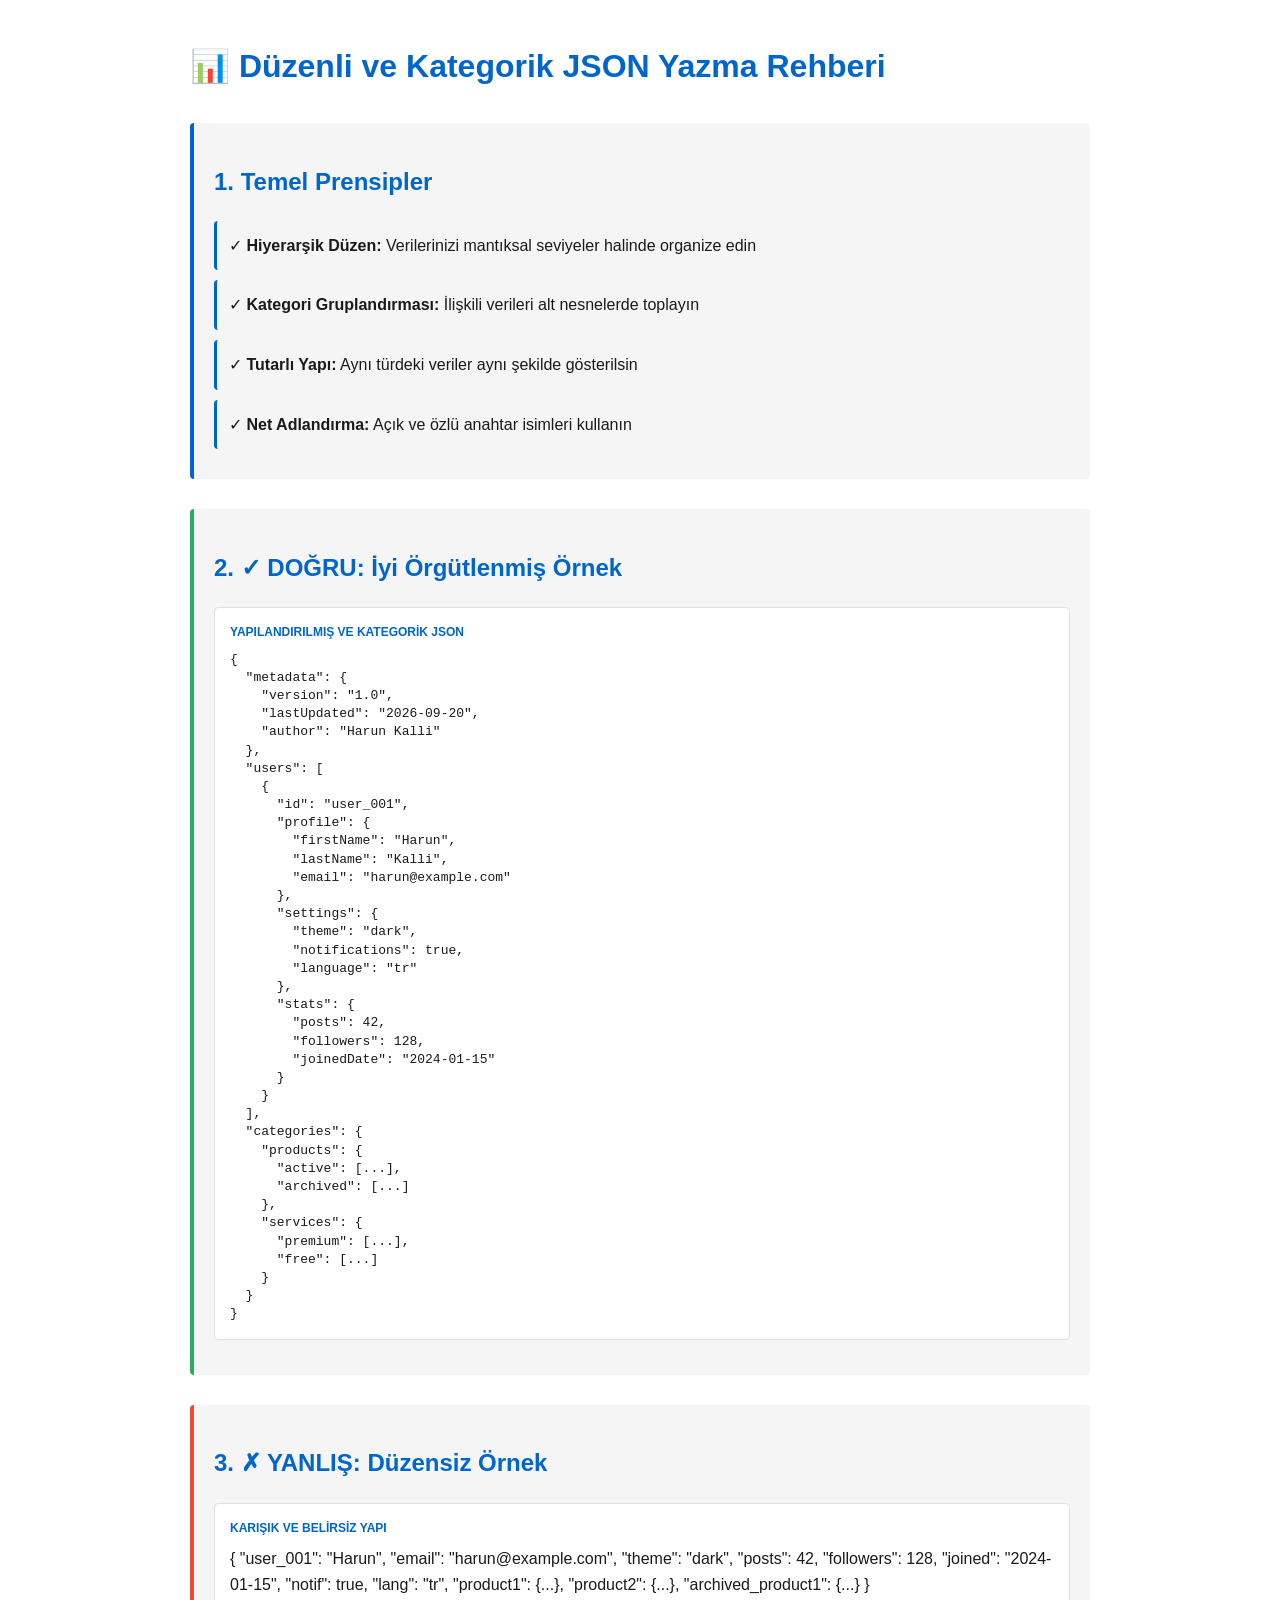
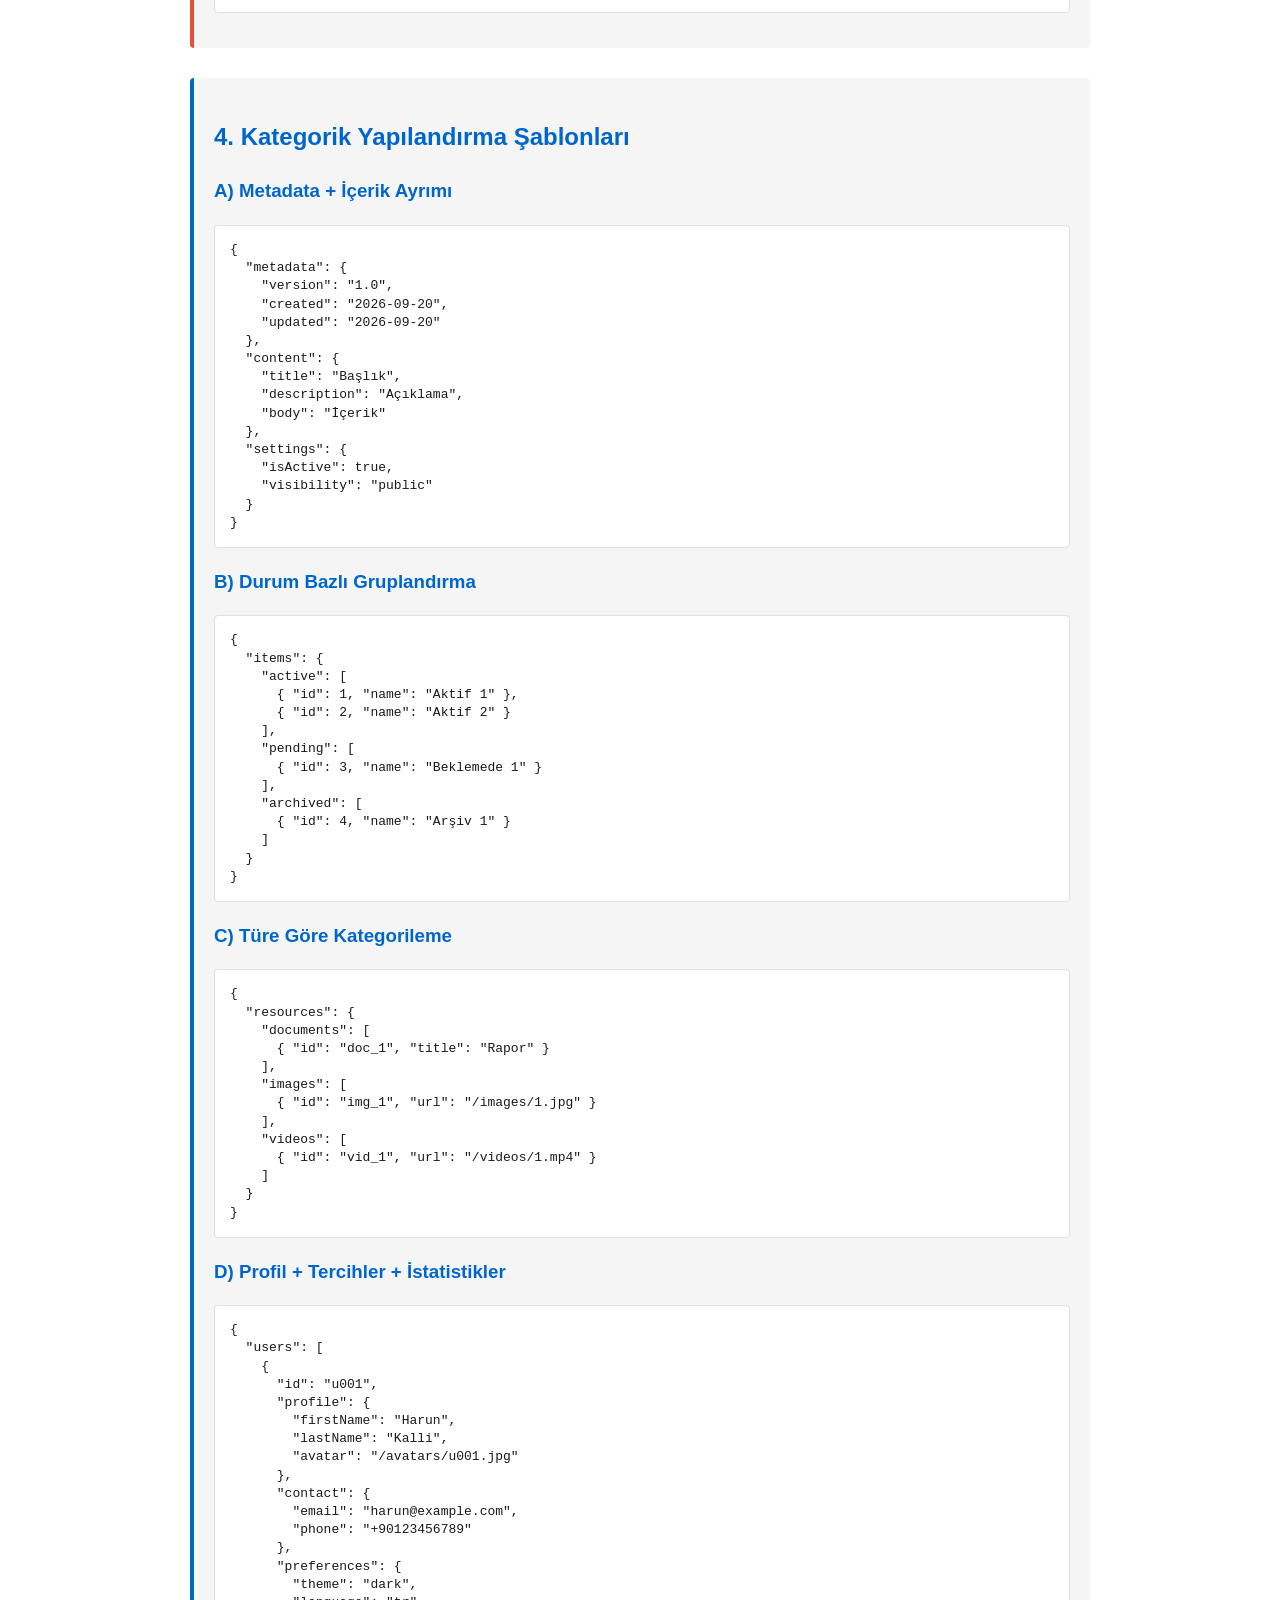
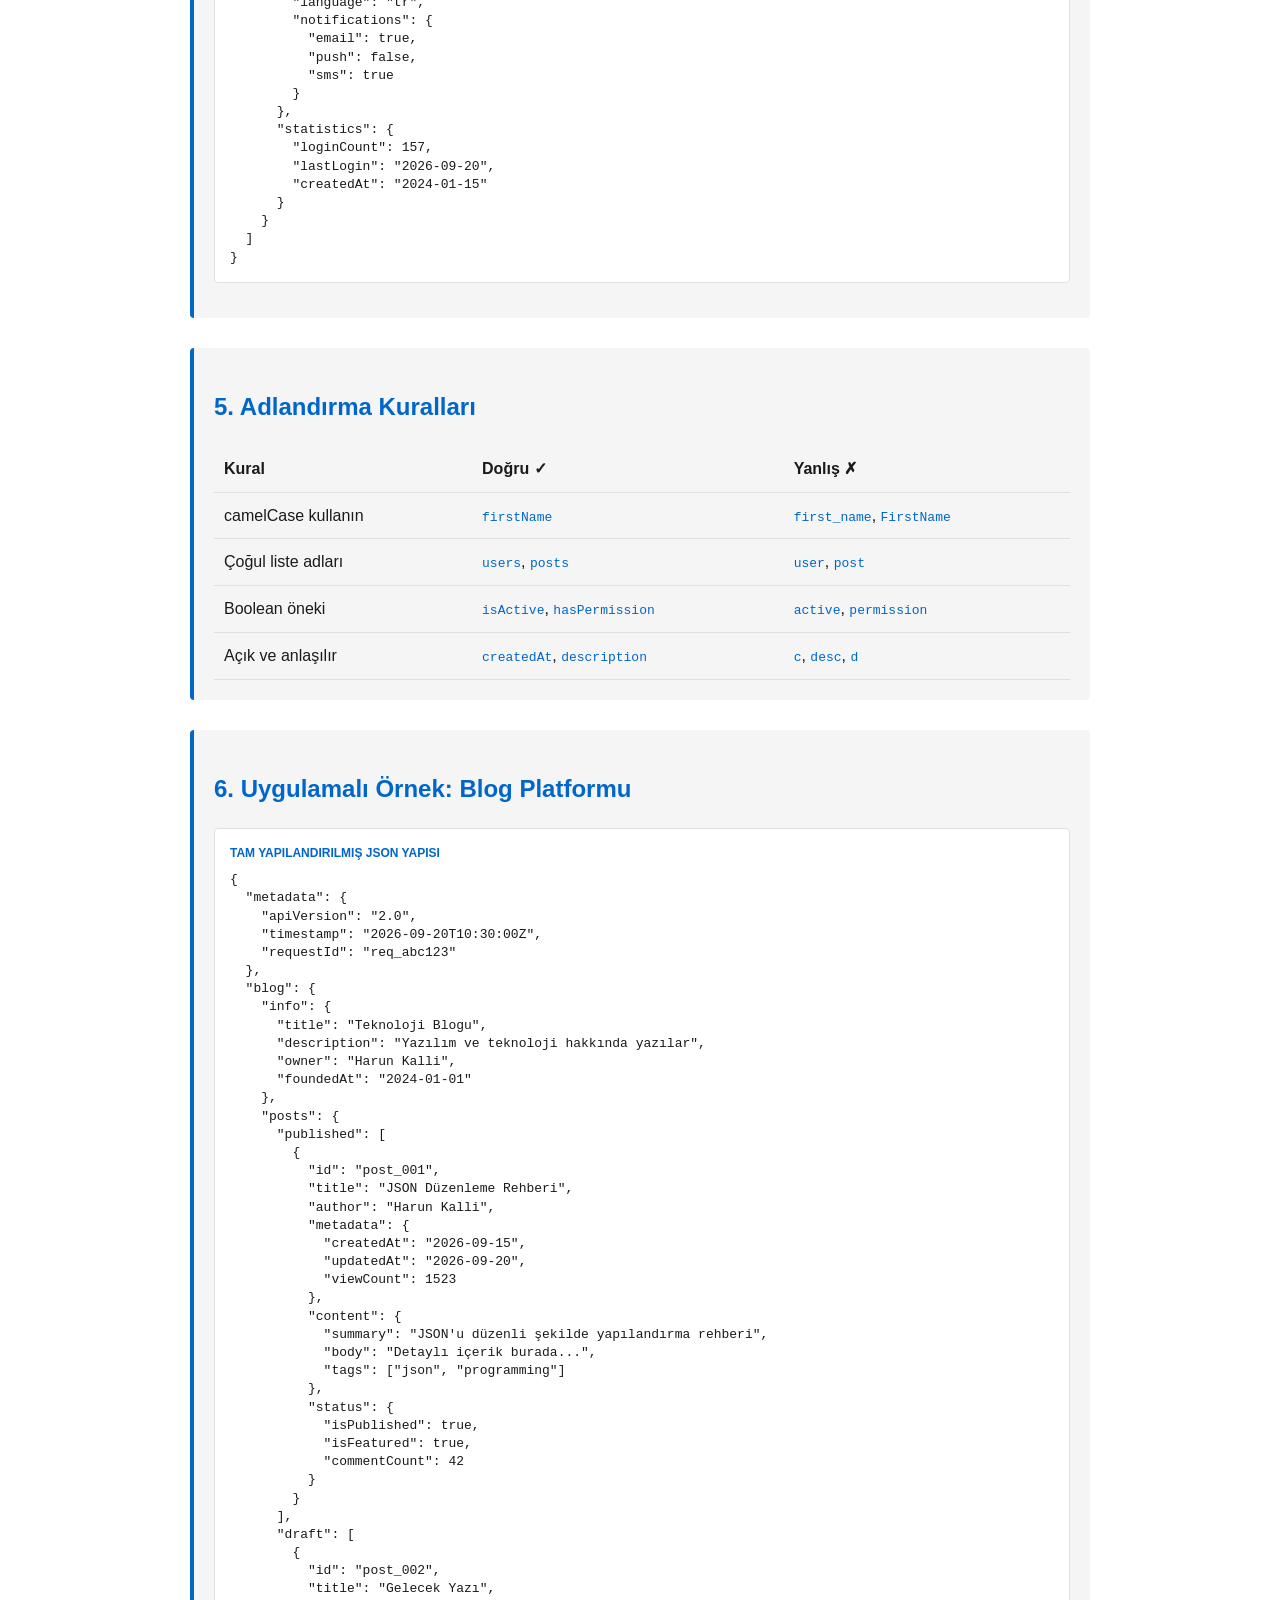
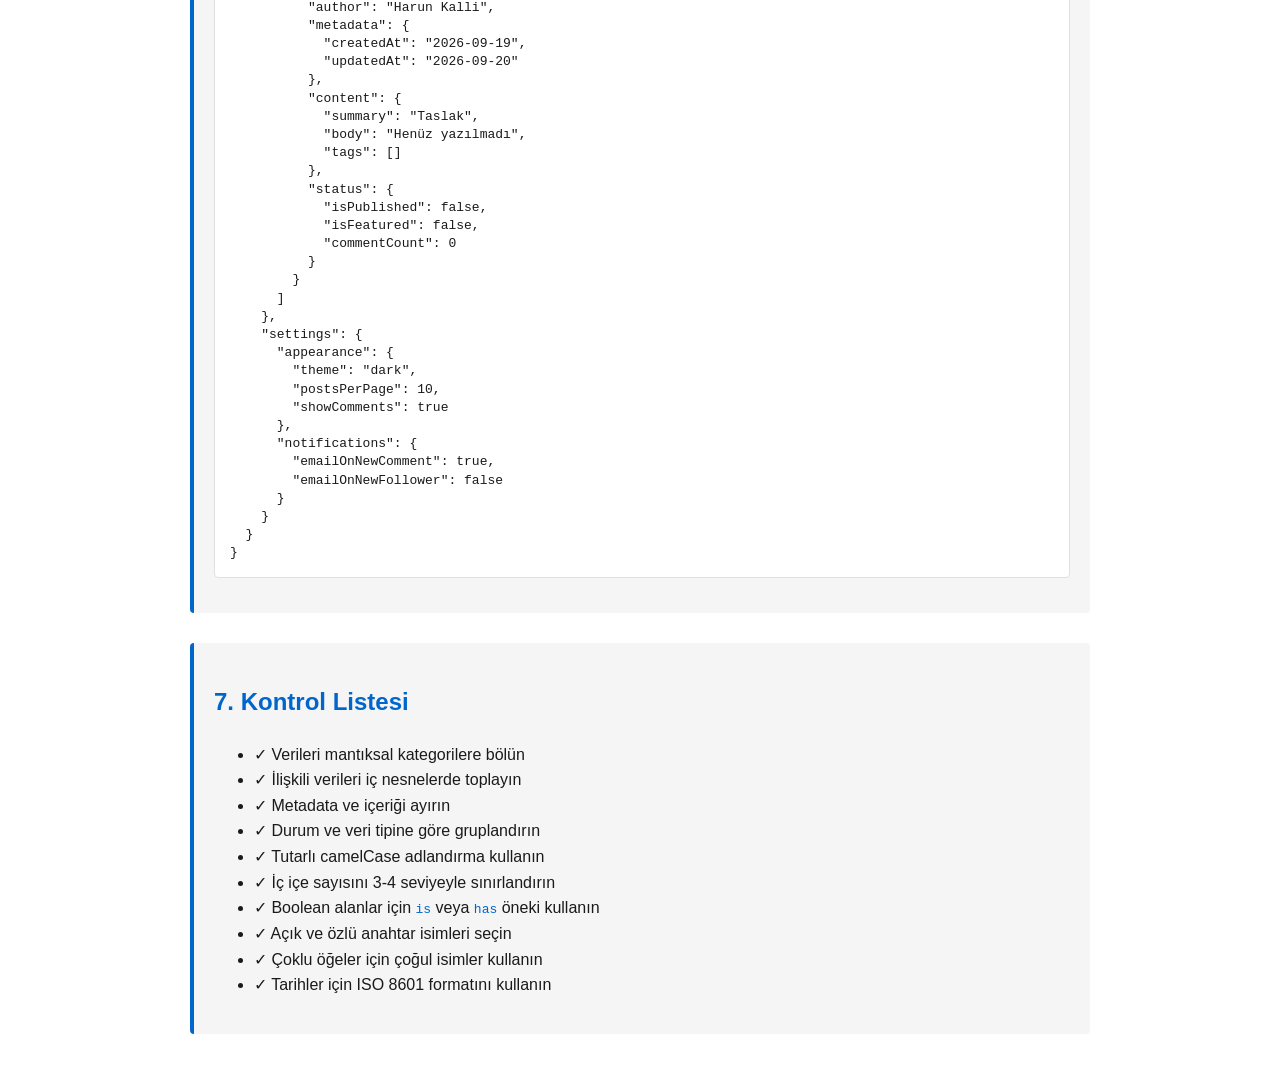
<file: json-organization-guide.html>
<!DOCTYPE html>
<html lang="tr">
<head>
    <meta charset="UTF-8">
    <meta name="viewport" content="width=device-width, initial-scale=1.0">
    <title>Düzenli JSON Rehberi</title>
    <style>
        :root {
            --bg: #ffffff;
            --text: #1a1a1a;
            --border: #e0e0e0;
            --code-bg: #f5f5f5;
            --accent: #0066cc;
            --good: #27ae60;
            --bad: #e74c3c;
        }
        @media (prefers-color-scheme: dark) {
            :root:not([data-theme="light"]) {
                --bg: #1a1a1a;
                --text: #e0e0e0;
                --border: #333333;
                --code-bg: #2a2a2a;
                --accent: #66b3ff;
                --good: #2ecc71;
                --bad: #ff6b6b;
            }
        }
        body {
            font-family: -apple-system, BlinkMacSystemFont, 'Segoe UI', Roboto, sans-serif;
            background: var(--bg);
            color: var(--text);
            line-height: 1.6;
            max-width: 900px;
            margin: 0 auto;
            padding: 20px;
        }
        h1, h2, h3 { color: var(--accent); }
        .section {
            margin: 30px 0;
            padding: 20px;
            border-left: 4px solid var(--accent);
            background: var(--code-bg);
            border-radius: 4px;
        }
        .example {
            margin: 15px 0;
            padding: 15px;
            background: var(--bg);
            border: 1px solid var(--border);
            border-radius: 4px;
            overflow-x: auto;
        }
        pre {
            margin: 0;
            font-family: 'Courier New', monospace;
            font-size: 13px;
            line-height: 1.4;
        }
        code {
            color: var(--accent);
        }
        .good {
            border-left-color: var(--good);
        }
        .bad {
            border-left-color: var(--bad);
        }
        .tip {
            background: var(--code-bg);
            padding: 12px;
            border-radius: 4px;
            margin: 10px 0;
            border-left: 3px solid var(--accent);
        }
        .comparison {
            display: grid;
            grid-template-columns: 1fr 1fr;
            gap: 15px;
            margin: 15px 0;
        }
        @media (max-width: 768px) {
            .comparison {
                grid-template-columns: 1fr;
            }
        }
        .label {
            font-weight: bold;
            color: var(--accent);
            margin-bottom: 8px;
            font-size: 12px;
            text-transform: uppercase;
        }
    </style>
</head>
<body>
    <h1>📊 Düzenli ve Kategorik JSON Yazma Rehberi</h1>

    <div class="section">
        <h2>1. Temel Prensipler</h2>
        <div class="tip">
            ✓ <strong>Hiyerarşik Düzen:</strong> Verilerinizi mantıksal seviyeler halinde organize edin
        </div>
        <div class="tip">
            ✓ <strong>Kategori Gruplandırması:</strong> İlişkili verileri alt nesnelerde toplayın
        </div>
        <div class="tip">
            ✓ <strong>Tutarlı Yapı:</strong> Aynı türdeki veriler aynı şekilde gösterilsin
        </div>
        <div class="tip">
            ✓ <strong>Net Adlandırma:</strong> Açık ve özlü anahtar isimleri kullanın
        </div>
    </div>

    <div class="section good">
        <h2>2. ✓ DOĞRU: İyi Örgütlenmiş Örnek</h2>
        <div class="example">
            <div class="label">Yapılandırılmış ve kategorik JSON</div>
            <pre>{
  "metadata": {
    "version": "1.0",
    "lastUpdated": "2026-09-20",
    "author": "Harun Kalli"
  },
  "users": [
    {
      "id": "user_001",
      "profile": {
        "firstName": "Harun",
        "lastName": "Kalli",
        "email": "harun@example.com"
      },
      "settings": {
        "theme": "dark",
        "notifications": true,
        "language": "tr"
      },
      "stats": {
        "posts": 42,
        "followers": 128,
        "joinedDate": "2024-01-15"
      }
    }
  ],
  "categories": {
    "products": {
      "active": [...],
      "archived": [...]
    },
    "services": {
      "premium": [...],
      "free": [...]
    }
  }
}</pre>
        </div>
    </div>

    <div class="section bad">
        <h2>3. ✗ YANLIŞ: Düzensiz Örnek</h2>
        <div class="example">
            <div class="label">Karışık ve belirsiz yapı</div>
            <pre">{
  "user_001": "Harun",
  "email": "harun@example.com",
  "theme": "dark",
  "posts": 42,
  "followers": 128,
  "joined": "2024-01-15",
  "notif": true,
  "lang": "tr",
  "product1": {...},
  "product2": {...},
  "archived_product1": {...}
}</pre>
        </div>
    </div>

    <div class="section">
        <h2>4. Kategorik Yapılandırma Şablonları</h2>

        <h3>A) Metadata + İçerik Ayrımı</h3>
        <div class="example">
            <pre>{
  "metadata": {
    "version": "1.0",
    "created": "2026-09-20",
    "updated": "2026-09-20"
  },
  "content": {
    "title": "Başlık",
    "description": "Açıklama",
    "body": "İçerik"
  },
  "settings": {
    "isActive": true,
    "visibility": "public"
  }
}</pre>
        </div>

        <h3>B) Durum Bazlı Gruplandırma</h3>
        <div class="example">
            <pre>{
  "items": {
    "active": [
      { "id": 1, "name": "Aktif 1" },
      { "id": 2, "name": "Aktif 2" }
    ],
    "pending": [
      { "id": 3, "name": "Beklemede 1" }
    ],
    "archived": [
      { "id": 4, "name": "Arşiv 1" }
    ]
  }
}</pre>
        </div>

        <h3>C) Türe Göre Kategorileme</h3>
        <div class="example">
            <pre>{
  "resources": {
    "documents": [
      { "id": "doc_1", "title": "Rapor" }
    ],
    "images": [
      { "id": "img_1", "url": "/images/1.jpg" }
    ],
    "videos": [
      { "id": "vid_1", "url": "/videos/1.mp4" }
    ]
  }
}</pre>
        </div>

        <h3>D) Profil + Tercihler + İstatistikler</h3>
        <div class="example">
            <pre>{
  "users": [
    {
      "id": "u001",
      "profile": {
        "firstName": "Harun",
        "lastName": "Kalli",
        "avatar": "/avatars/u001.jpg"
      },
      "contact": {
        "email": "harun@example.com",
        "phone": "+90123456789"
      },
      "preferences": {
        "theme": "dark",
        "language": "tr",
        "notifications": {
          "email": true,
          "push": false,
          "sms": true
        }
      },
      "statistics": {
        "loginCount": 157,
        "lastLogin": "2026-09-20",
        "createdAt": "2024-01-15"
      }
    }
  ]
}</pre>
        </div>
    </div>

    <div class="section">
        <h2>5. Adlandırma Kuralları</h2>
        <table style="width: 100%; border-collapse: collapse;">
            <tr style="border-bottom: 1px solid var(--border);">
                <th style="text-align: left; padding: 10px;">Kural</th>
                <th style="text-align: left; padding: 10px;">Doğru ✓</th>
                <th style="text-align: left; padding: 10px;">Yanlış ✗</th>
            </tr>
            <tr style="border-bottom: 1px solid var(--border);">
                <td style="padding: 10px;">camelCase kullanın</td>
                <td style="padding: 10px;"><code>firstName</code></td>
                <td style="padding: 10px;"><code>first_name</code>, <code>FirstName</code></td>
            </tr>
            <tr style="border-bottom: 1px solid var(--border);">
                <td style="padding: 10px;">Çoğul liste adları</td>
                <td style="padding: 10px;"><code>users</code>, <code>posts</code></td>
                <td style="padding: 10px;"><code>user</code>, <code>post</code></td>
            </tr>
            <tr style="border-bottom: 1px solid var(--border);">
                <td style="padding: 10px;">Boolean öneki</td>
                <td style="padding: 10px;"><code>isActive</code>, <code>hasPermission</code></td>
                <td style="padding: 10px;"><code>active</code>, <code>permission</code></td>
            </tr>
            <tr style="border-bottom: 1px solid var(--border);">
                <td style="padding: 10px;">Açık ve anlaşılır</td>
                <td style="padding: 10px;"><code>createdAt</code>, <code>description</code></td>
                <td style="padding: 10px;"><code>c</code>, <code>desc</code>, <code>d</code></td>
            </tr>
        </table>
    </div>

    <div class="section">
        <h2>6. Uygulamalı Örnek: Blog Platformu</h2>
        <div class="example">
            <div class="label">Tam yapılandırılmış JSON yapısı</div>
            <pre>{
  "metadata": {
    "apiVersion": "2.0",
    "timestamp": "2026-09-20T10:30:00Z",
    "requestId": "req_abc123"
  },
  "blog": {
    "info": {
      "title": "Teknoloji Blogu",
      "description": "Yazılım ve teknoloji hakkında yazılar",
      "owner": "Harun Kalli",
      "foundedAt": "2024-01-01"
    },
    "posts": {
      "published": [
        {
          "id": "post_001",
          "title": "JSON Düzenleme Rehberi",
          "author": "Harun Kalli",
          "metadata": {
            "createdAt": "2026-09-15",
            "updatedAt": "2026-09-20",
            "viewCount": 1523
          },
          "content": {
            "summary": "JSON'u düzenli şekilde yapılandırma rehberi",
            "body": "Detaylı içerik burada...",
            "tags": ["json", "programming"]
          },
          "status": {
            "isPublished": true,
            "isFeatured": true,
            "commentCount": 42
          }
        }
      ],
      "draft": [
        {
          "id": "post_002",
          "title": "Gelecek Yazı",
          "author": "Harun Kalli",
          "metadata": {
            "createdAt": "2026-09-19",
            "updatedAt": "2026-09-20"
          },
          "content": {
            "summary": "Taslak",
            "body": "Henüz yazılmadı",
            "tags": []
          },
          "status": {
            "isPublished": false,
            "isFeatured": false,
            "commentCount": 0
          }
        }
      ]
    },
    "settings": {
      "appearance": {
        "theme": "dark",
        "postsPerPage": 10,
        "showComments": true
      },
      "notifications": {
        "emailOnNewComment": true,
        "emailOnNewFollower": false
      }
    }
  }
}</pre>
        </div>
    </div>

    <div class="section">
        <h2>7. Kontrol Listesi</h2>
        <ul>
            <li>✓ Verileri mantıksal kategorilere bölün</li>
            <li>✓ İlişkili verileri iç nesnelerde toplayın</li>
            <li>✓ Metadata ve içeriği ayırın</li>
            <li>✓ Durum ve veri tipine göre gruplandırın</li>
            <li>✓ Tutarlı camelCase adlandırma kullanın</li>
            <li>✓ İç içe sayısını 3-4 seviyeyle sınırlandırın</li>
            <li>✓ Boolean alanlar için <code>is</code> veya <code>has</code> öneki kullanın</li>
            <li>✓ Açık ve özlü anahtar isimleri seçin</li>
            <li>✓ Çoklu öğeler için çoğul isimler kullanın</li>
            <li>✓ Tarihler için ISO 8601 formatını kullanın</li>
        </ul>
    </div>

</body>
</html>
</file>
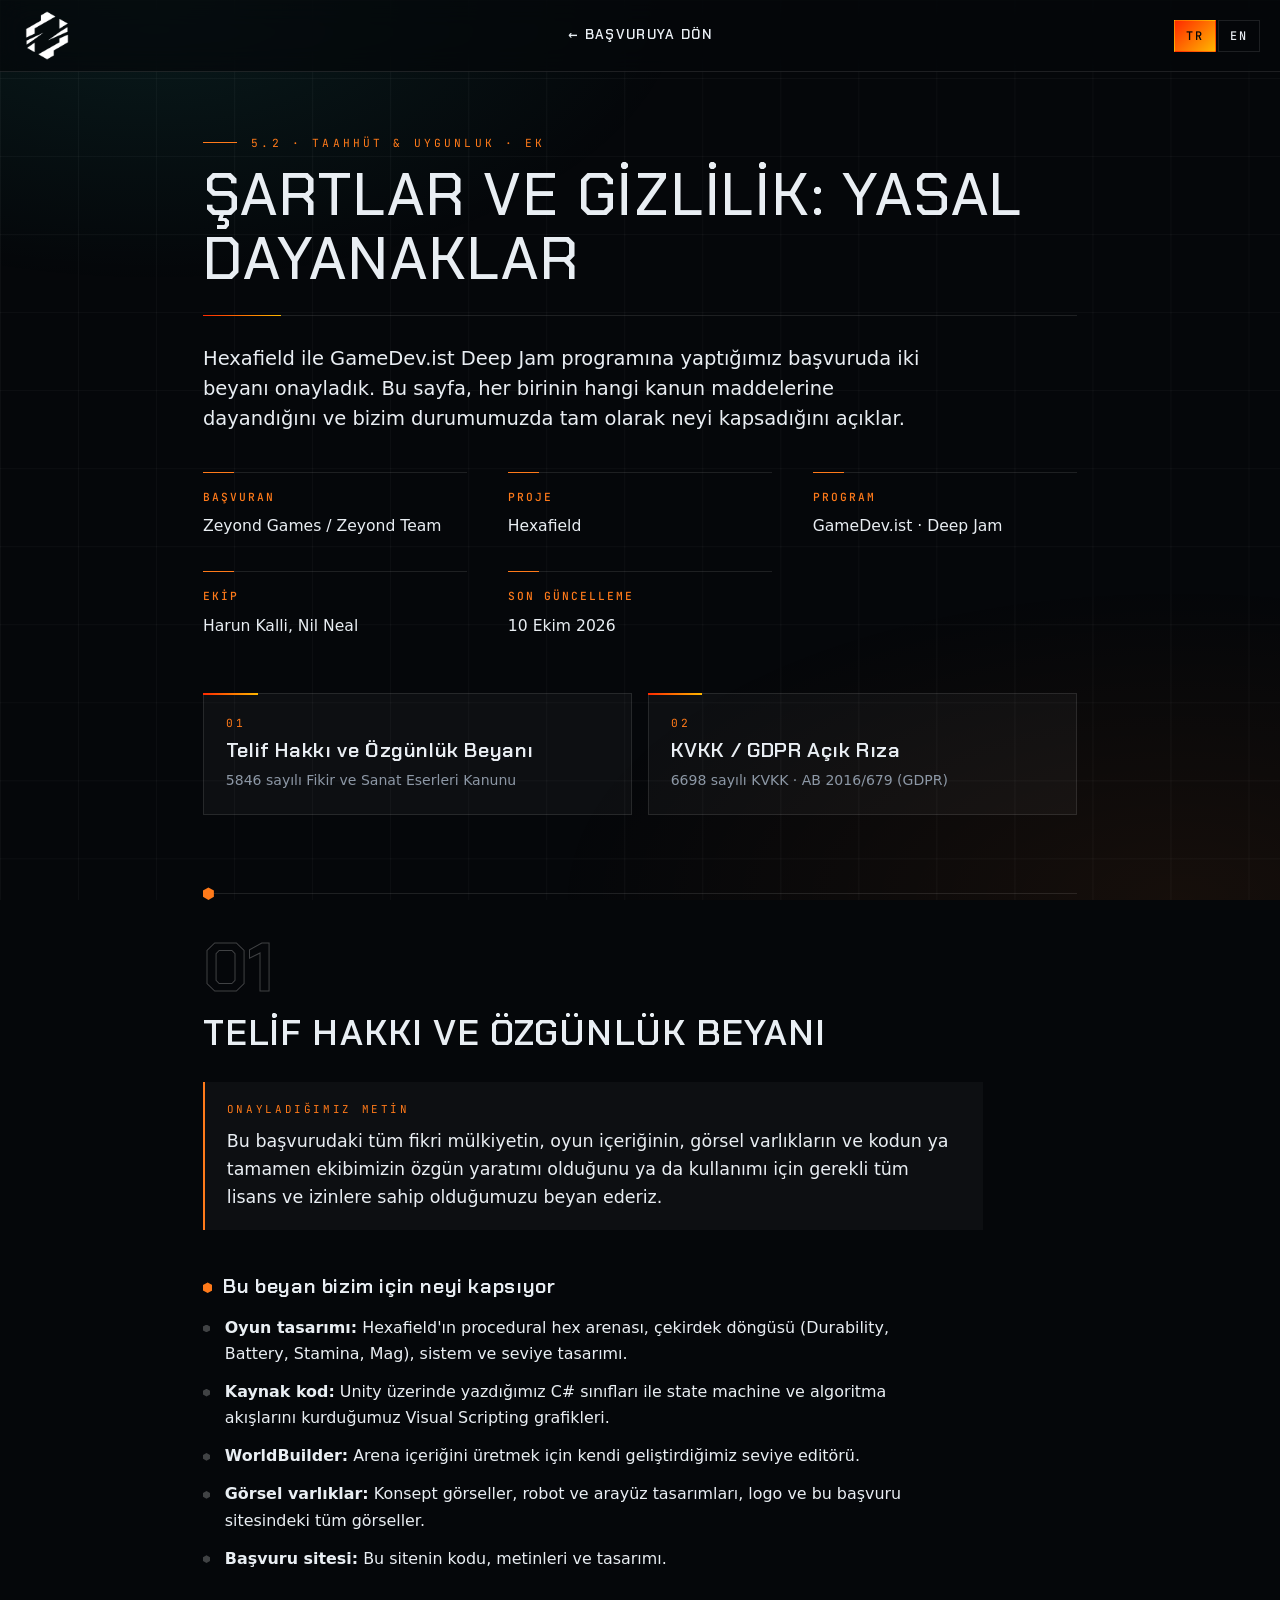
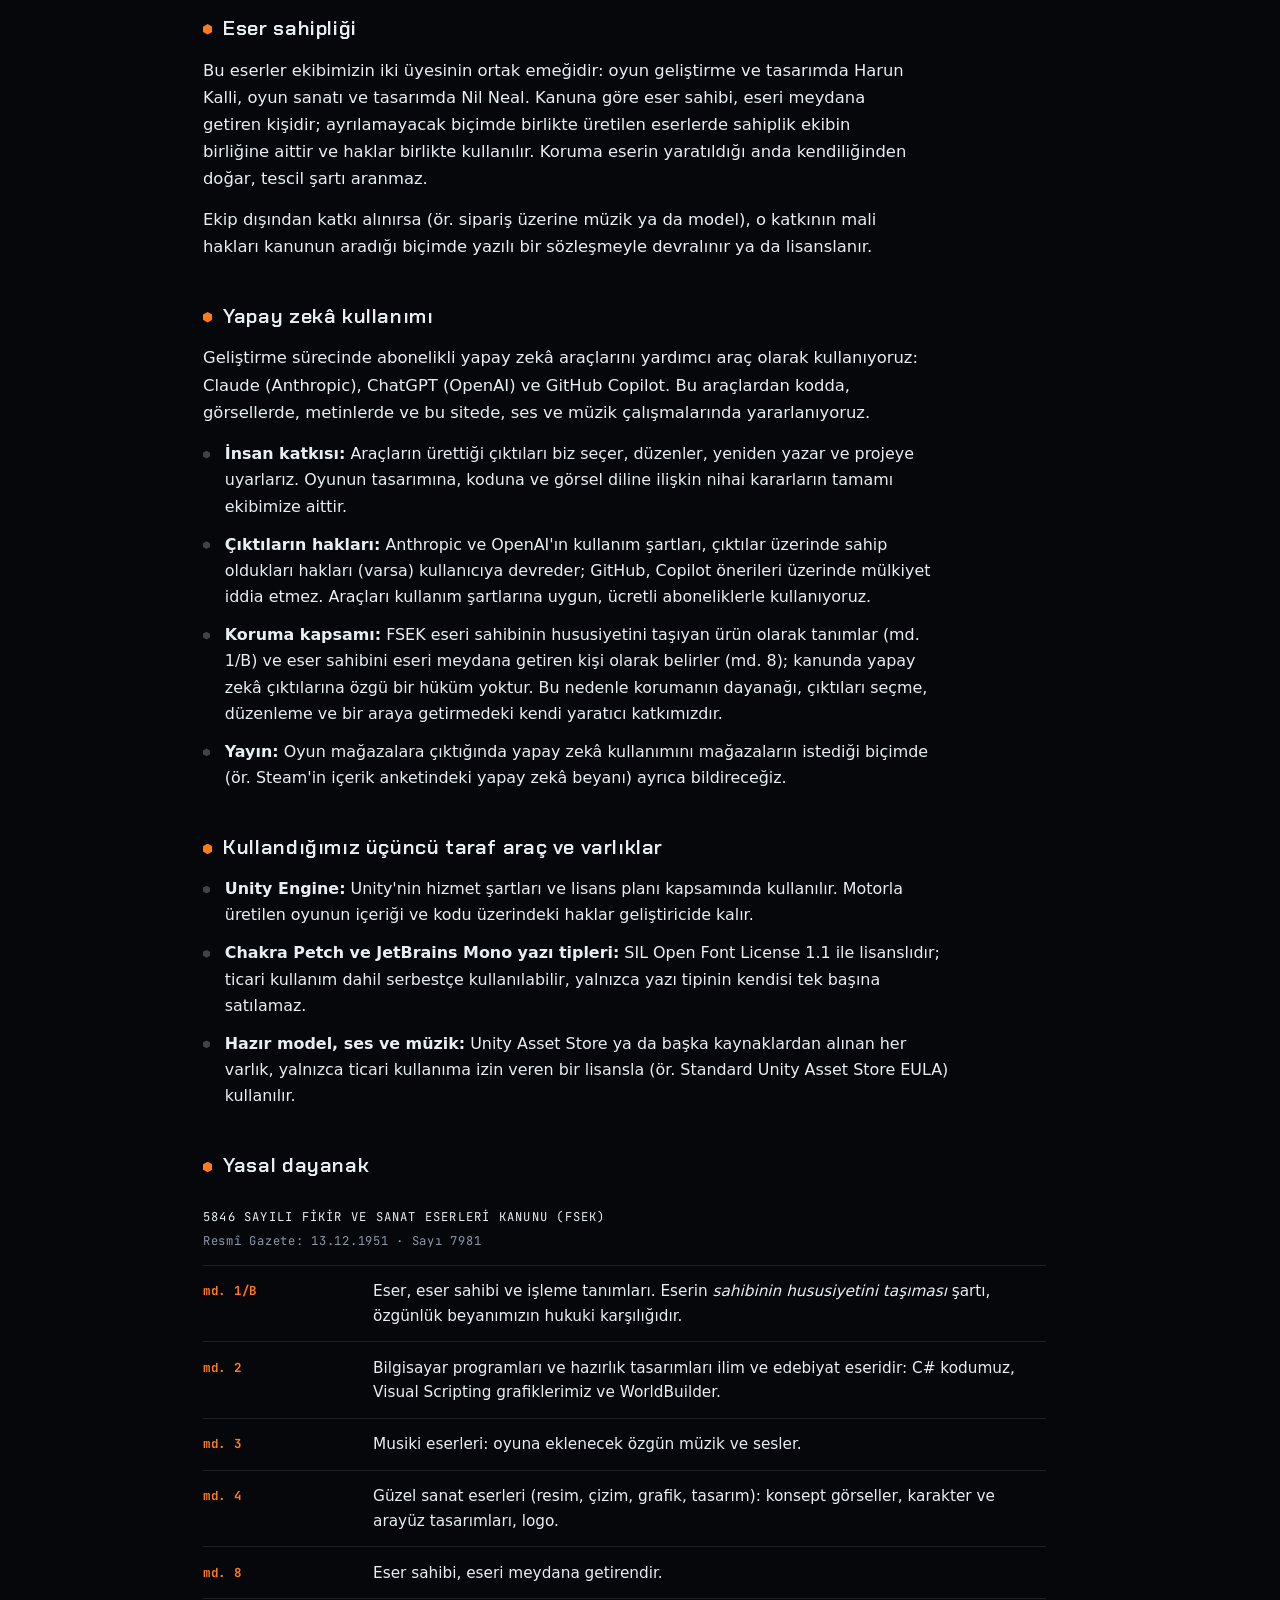
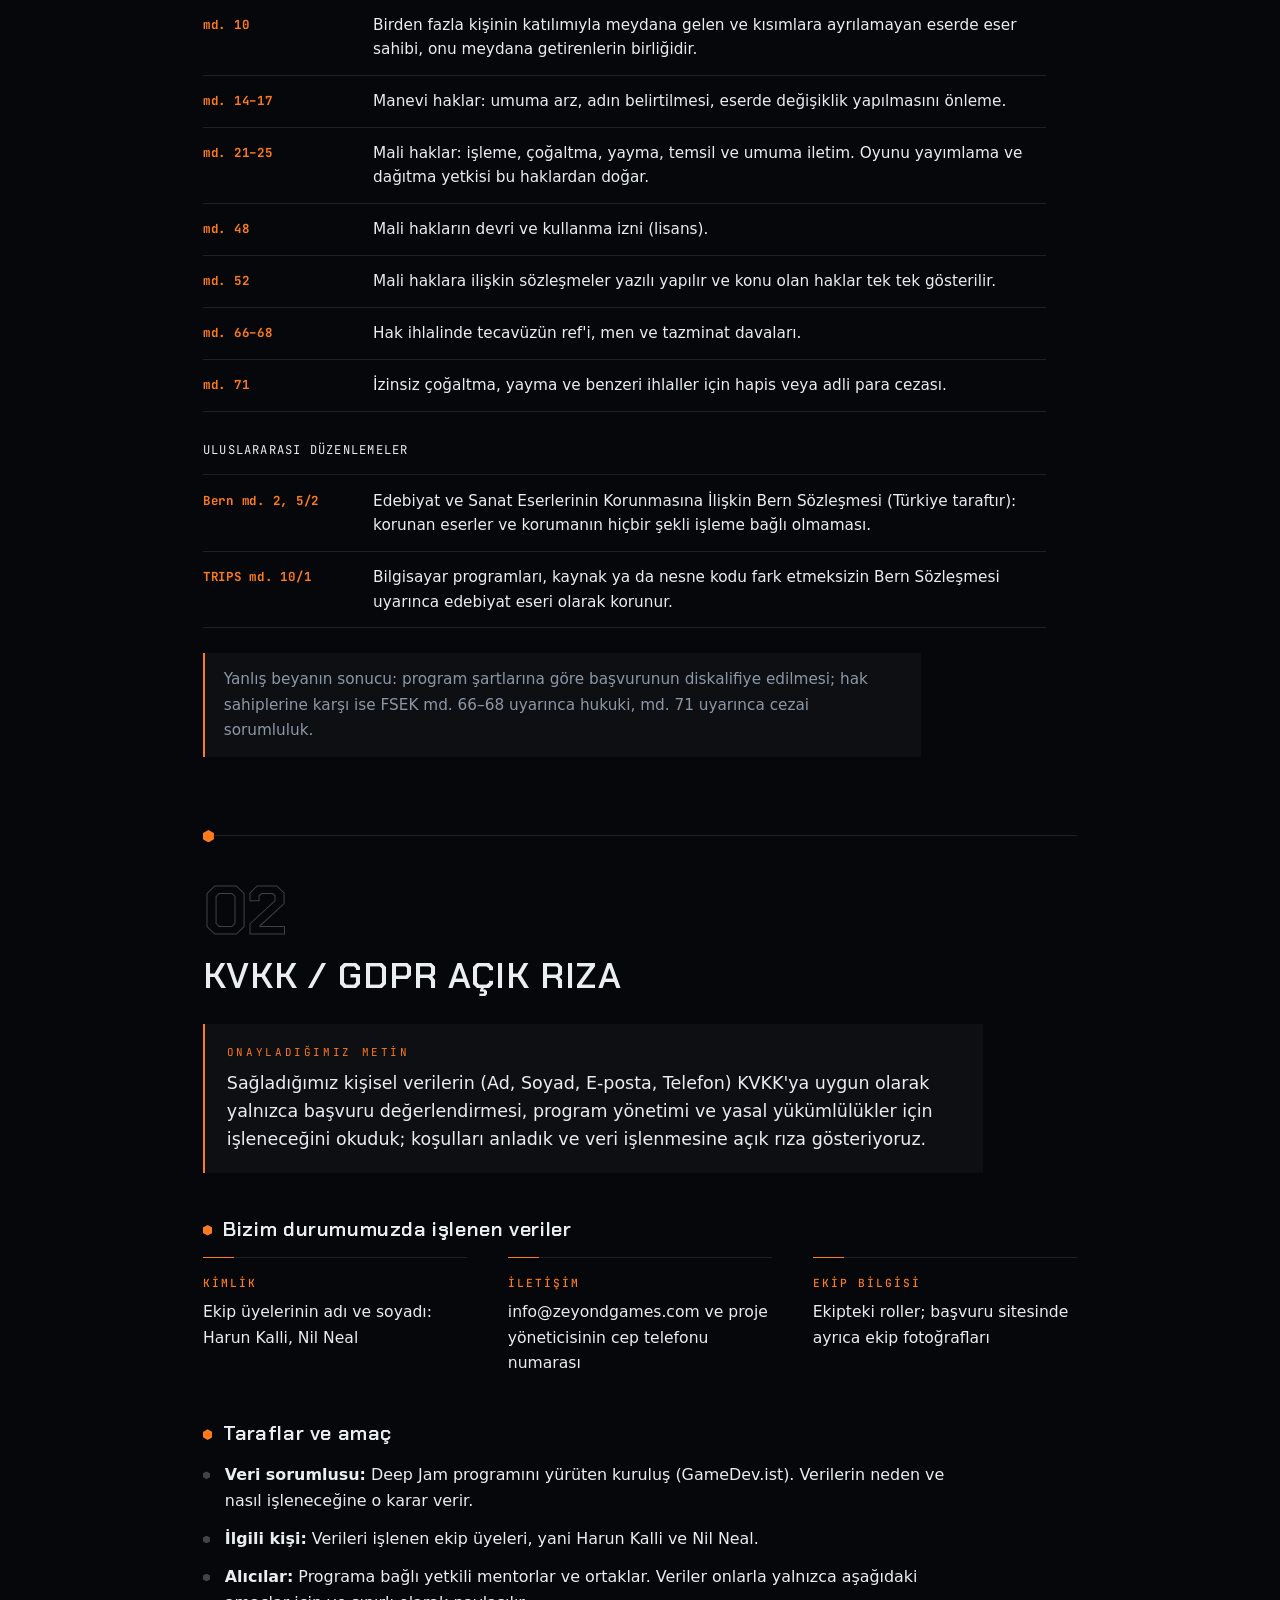
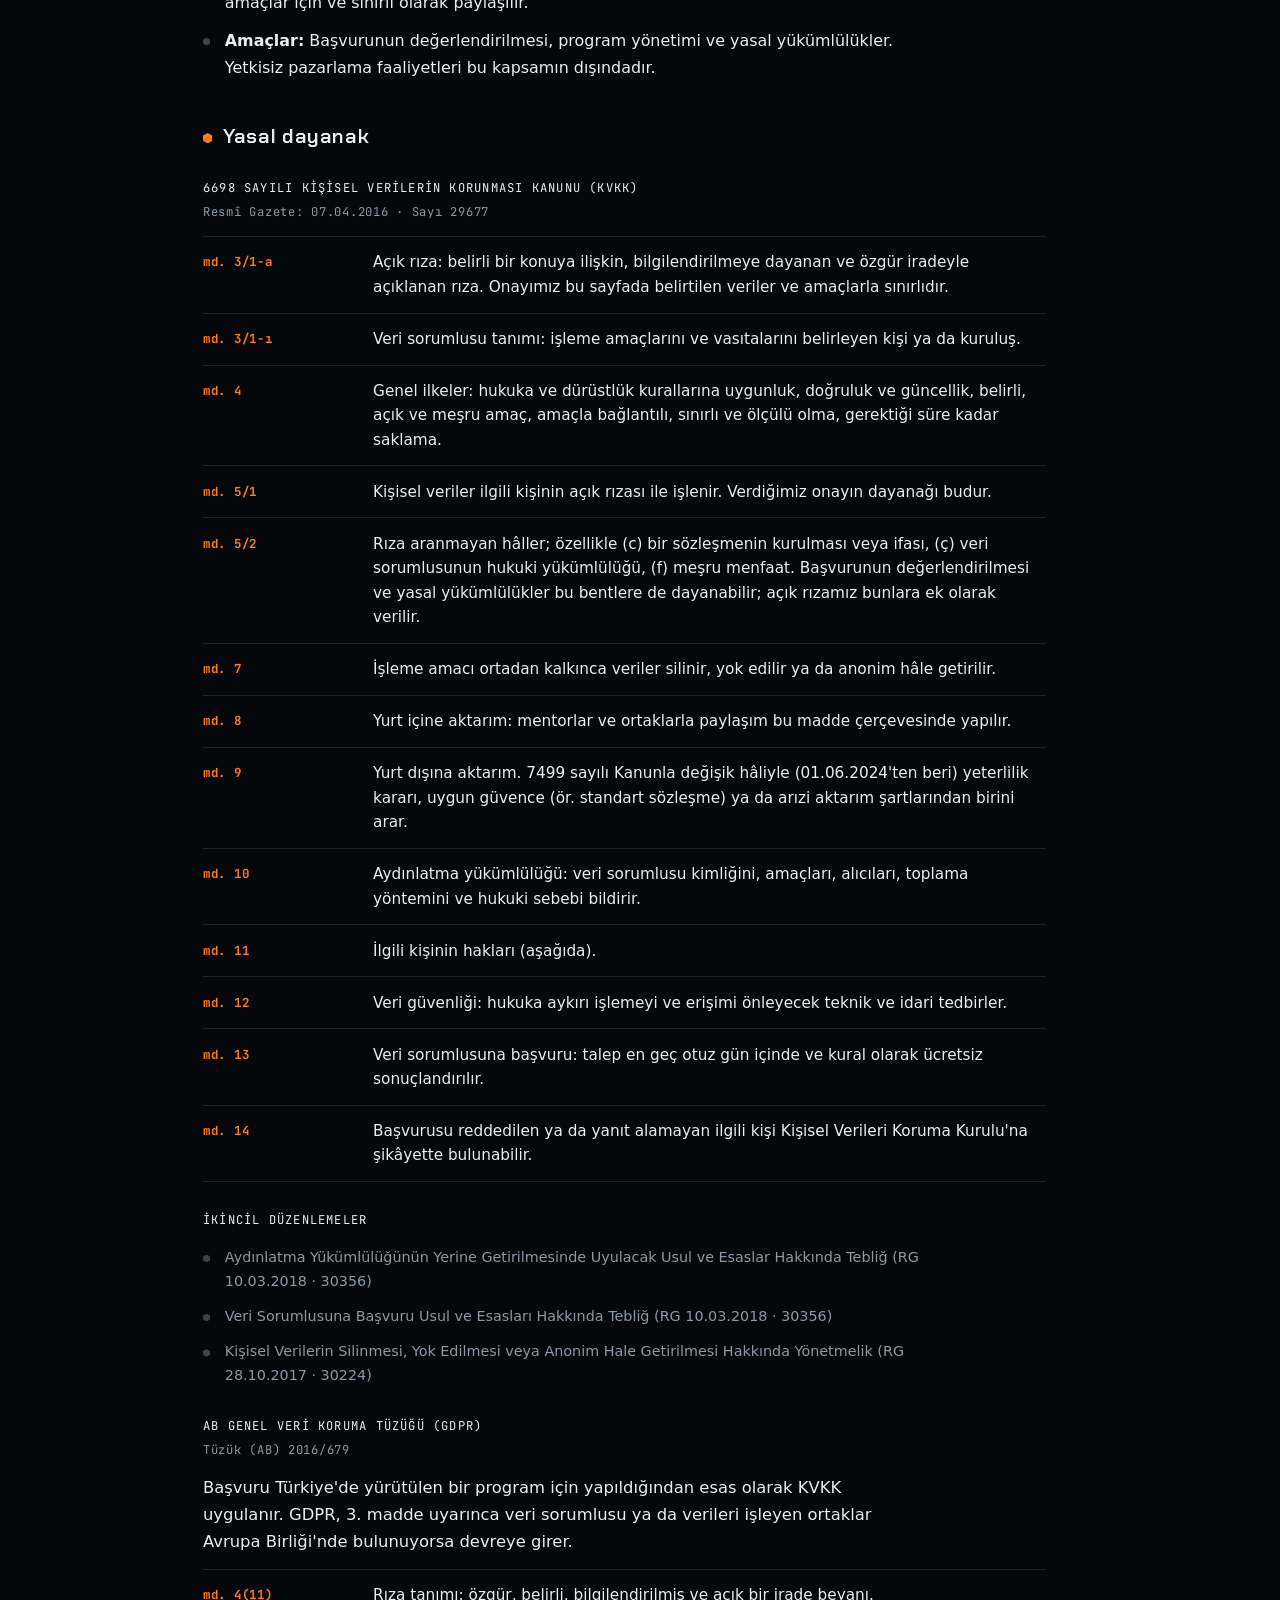
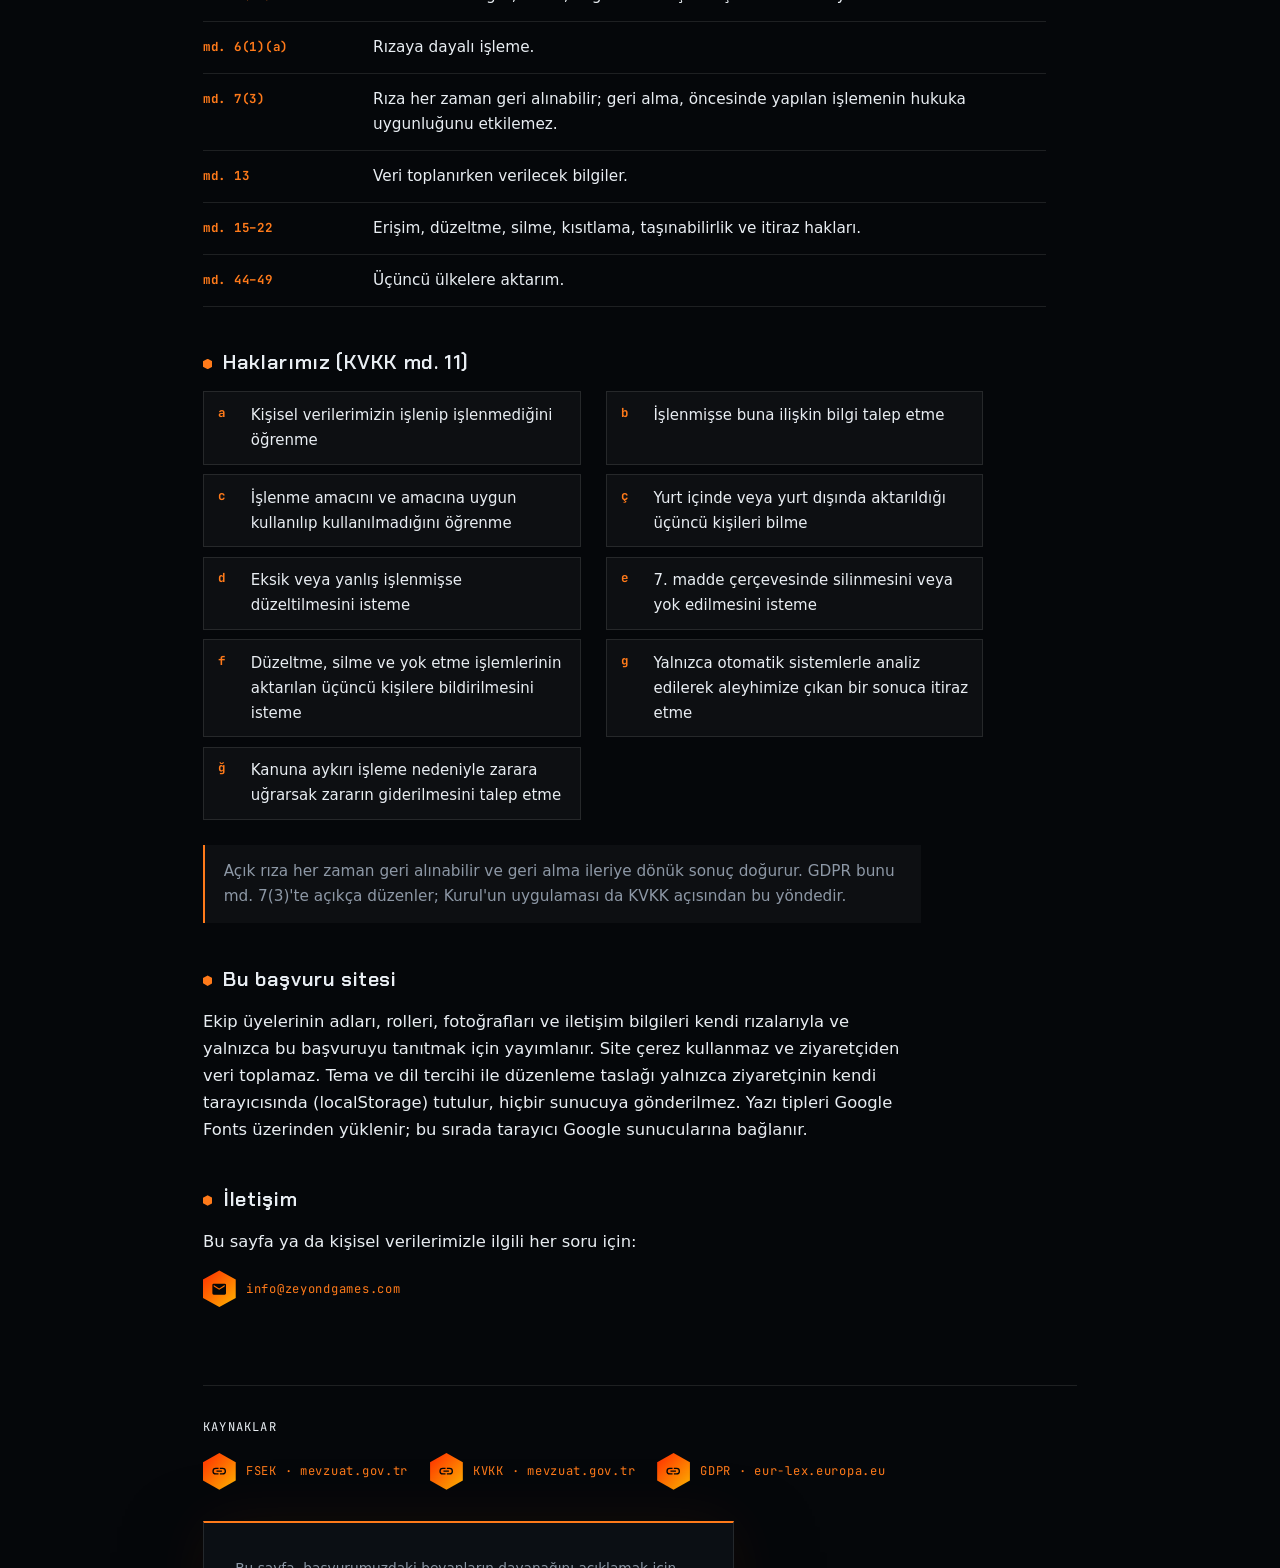
<file: yasal.html>
<!DOCTYPE html>
<html lang="tr">
<head>
  <meta charset="UTF-8">
  <meta name="viewport" content="width=device-width, initial-scale=1.0">
  <title>Yasal Dayanaklar · Zeyond Games</title>
  <link rel="preconnect" href="https://fonts.googleapis.com">
  <link rel="preconnect" href="https://fonts.gstatic.com" crossorigin>
  <link rel="stylesheet" href="https://fonts.googleapis.com/css2?family=Chakra+Petch:wght@500;600;700&family=JetBrains+Mono:wght@400;500;700&display=swap">
  <link rel="stylesheet" href="style.css?v=44">
  <link rel="stylesheet" href="yasal.css?v=44">
  <!-- Tema başvuru sayfasıyla aynı anahtardan; dil ?lang=en ya da kayıtlı tercihten.
       İkisi de sayfa çizilmeden uygulanır, yanlış dil bir an görünmesin. -->
  <script>
    try { document.documentElement.dataset.theme = localStorage.getItem("zeyond-tema-3") || "dark"; }
    catch (e) { document.documentElement.dataset.theme = "dark"; }
    (function () {
      var dil = new URLSearchParams(location.search).get("lang");
      if (!dil) { try { dil = localStorage.getItem("zeyond-yasal-dil"); } catch (e) {} }
      document.documentElement.lang = dil === "en" ? "en" : "tr";
    })();
  </script>
</head>

<!--
  Başvurunun 5.2 slaytındaki iki onayın (telif / özgünlük ve KVKK / GDPR
  açık rızası) yasal dayanağı. Metnin Türkçesi ve İngilizcesi aynı sırayla
  iki ayrı <main> içinde durur; dil anahtarı yalnızca hangisinin
  görüneceğini seçer (js/yasal.js). Bir dilde yapılan değişiklik öteki dile
  de aynı yerde yapılmalı.
-->

<body>

  <nav class="menu" aria-label="Zeyond Games">
    <a class="logo" href="index.html" aria-label="Zeyond Games · Başvuruya dön"><img src="img/logo-maske.png" alt="Zeyond Games"></a>
    <a class="geri" href="index.html#s15" data-bolum="5">
      <span data-dil-tr>← Başvuruya dön</span><span data-dil-en>← Back to application</span>
    </a>
  </nav>

  <div class="dil" role="group" aria-label="Dil / Language">
    <button type="button" data-dil="tr" lang="tr">TR</button>
    <button type="button" data-dil="en" lang="en">EN</button>
  </div>


  <!--═══════════════════  TÜRKÇE  ═══════════════════-->

  <main class="yasal" lang="tr" data-dil-tr>
    <header class="yasal-bas">
      <span class="num">5.2 · Taahhüt &amp; Uygunluk · Ek</span>
      <h2>Şartlar ve Gizlilik: Yasal Dayanaklar</h2>
      <p class="yasal-giris">Hexafield ile GameDev.ist Deep Jam programına yaptığımız başvuruda iki beyanı onayladık. Bu sayfa, her birinin hangi kanun maddelerine dayandığını ve bizim durumumuzda tam olarak neyi kapsadığını açıklar.</p>

      <dl class="kv kunye">
        <div><dt>Başvuran</dt><dd>Zeyond Games / Zeyond Team</dd></div>
        <div><dt>Proje</dt><dd>Hexafield</dd></div>
        <div><dt>Program</dt><dd>GameDev.ist · Deep Jam</dd></div>
        <div><dt>Ekip</dt><dd>Harun Kalli, Nil Neal</dd></div>
        <div><dt>Son güncelleme</dt><dd>10 Ekim 2026</dd></div>
      </dl>
    </header>

    <nav class="ozet" aria-label="Bölümler">
      <a href="#tr-telif">
        <span class="ozet-no">01</span>
        <span class="ozet-ad">Telif Hakkı ve Özgünlük Beyanı</span>
        <span class="ozet-kanun">5846 sayılı Fikir ve Sanat Eserleri Kanunu</span>
      </a>
      <a href="#tr-kvkk">
        <span class="ozet-no">02</span>
        <span class="ozet-ad">KVKK / GDPR Açık Rıza</span>
        <span class="ozet-kanun">6698 sayılı KVKK · AB 2016/679 (GDPR)</span>
      </a>
    </nav>

    <!-- 01 · TELİF -->
    <section class="yasal-bolum" id="tr-telif">
      <span class="bolum-no">01</span>
      <h3 class="yasal-baslik">Telif Hakkı ve Özgünlük Beyanı</h3>

      <figure class="beyan">
        <figcaption>Onayladığımız metin</figcaption>
        <blockquote>Bu başvurudaki tüm fikri mülkiyetin, oyun içeriğinin, görsel varlıkların ve kodun ya tamamen ekibimizin özgün yaratımı olduğunu ya da kullanımı için gerekli tüm lisans ve izinlere sahip olduğumuzu beyan ederiz.</blockquote>
      </figure>

      <h4 class="altbaslik">Bu beyan bizim için neyi kapsıyor</h4>
      <ul class="liste">
        <li><b>Oyun tasarımı:</b> Hexafield'ın procedural hex arenası, çekirdek döngüsü (Durability, Battery, Stamina, Mag), sistem ve seviye tasarımı.</li>
        <li><b>Kaynak kod:</b> Unity üzerinde yazdığımız C# sınıfları ile state machine ve algoritma akışlarını kurduğumuz Visual Scripting grafikleri.</li>
        <li><b>WorldBuilder:</b> Arena içeriğini üretmek için kendi geliştirdiğimiz seviye editörü.</li>
        <li><b>Görsel varlıklar:</b> Konsept görseller, robot ve arayüz tasarımları, logo ve bu başvuru sitesindeki tüm görseller.</li>
        <li><b>Başvuru sitesi:</b> Bu sitenin kodu, metinleri ve tasarımı.</li>
      </ul>

      <h4 class="altbaslik">Eser sahipliği</h4>
      <p>Bu eserler ekibimizin iki üyesinin ortak emeğidir: oyun geliştirme ve tasarımda Harun Kalli, oyun sanatı ve tasarımda Nil Neal. Kanuna göre eser sahibi, eseri meydana getiren kişidir; ayrılamayacak biçimde birlikte üretilen eserlerde sahiplik ekibin birliğine aittir ve haklar birlikte kullanılır. Koruma eserin yaratıldığı anda kendiliğinden doğar, tescil şartı aranmaz.</p>
      <p>Ekip dışından katkı alınırsa (ör. sipariş üzerine müzik ya da model), o katkının mali hakları kanunun aradığı biçimde yazılı bir sözleşmeyle devralınır ya da lisanslanır.</p>

      <h4 class="altbaslik">Yapay zekâ kullanımı</h4>
      <p>Geliştirme sürecinde abonelikli yapay zekâ araçlarını yardımcı araç olarak kullanıyoruz: Claude (Anthropic), ChatGPT (OpenAI) ve GitHub Copilot. Bu araçlardan kodda, görsellerde, metinlerde ve bu sitede, ses ve müzik çalışmalarında yararlanıyoruz.</p>
      <ul class="liste">
        <li><b>İnsan katkısı:</b> Araçların ürettiği çıktıları biz seçer, düzenler, yeniden yazar ve projeye uyarlarız. Oyunun tasarımına, koduna ve görsel diline ilişkin nihai kararların tamamı ekibimize aittir.</li>
        <li><b>Çıktıların hakları:</b> Anthropic ve OpenAI'ın kullanım şartları, çıktılar üzerinde sahip oldukları hakları (varsa) kullanıcıya devreder; GitHub, Copilot önerileri üzerinde mülkiyet iddia etmez. Araçları kullanım şartlarına uygun, ücretli aboneliklerle kullanıyoruz.</li>
        <li><b>Koruma kapsamı:</b> FSEK eseri sahibinin hususiyetini taşıyan ürün olarak tanımlar (md. 1/B) ve eser sahibini eseri meydana getiren kişi olarak belirler (md. 8); kanunda yapay zekâ çıktılarına özgü bir hüküm yoktur. Bu nedenle korumanın dayanağı, çıktıları seçme, düzenleme ve bir araya getirmedeki kendi yaratıcı katkımızdır.</li>
        <li><b>Yayın:</b> Oyun mağazalara çıktığında yapay zekâ kullanımını mağazaların istediği biçimde (ör. Steam'in içerik anketindeki yapay zekâ beyanı) ayrıca bildireceğiz.</li>
      </ul>

      <h4 class="altbaslik">Kullandığımız üçüncü taraf araç ve varlıklar</h4>
      <ul class="liste">
        <li><b>Unity Engine:</b> Unity'nin hizmet şartları ve lisans planı kapsamında kullanılır. Motorla üretilen oyunun içeriği ve kodu üzerindeki haklar geliştiricide kalır.</li>
        <li><b>Chakra Petch ve JetBrains Mono yazı tipleri:</b> SIL Open Font License 1.1 ile lisanslıdır; ticari kullanım dahil serbestçe kullanılabilir, yalnızca yazı tipinin kendisi tek başına satılamaz.</li>
        <li><b>Hazır model, ses ve müzik:</b> Unity Asset Store ya da başka kaynaklardan alınan her varlık, yalnızca ticari kullanıma izin veren bir lisansla (ör. Standard Unity Asset Store EULA) kullanılır.</li>
      </ul>

      <h4 class="altbaslik">Yasal dayanak</h4>
      <p class="kanun">5846 sayılı Fikir ve Sanat Eserleri Kanunu (FSEK) <span>Resmî Gazete: 13.12.1951 · Sayı 7981</span></p>
      <dl class="dayanak">
        <div><dt>md. 1/B</dt><dd>Eser, eser sahibi ve işleme tanımları. Eserin <i>sahibinin hususiyetini taşıması</i> şartı, özgünlük beyanımızın hukuki karşılığıdır.</dd></div>
        <div><dt>md. 2</dt><dd>Bilgisayar programları ve hazırlık tasarımları ilim ve edebiyat eseridir: C# kodumuz, Visual Scripting grafiklerimiz ve WorldBuilder.</dd></div>
        <div><dt>md. 3</dt><dd>Musiki eserleri: oyuna eklenecek özgün müzik ve sesler.</dd></div>
        <div><dt>md. 4</dt><dd>Güzel sanat eserleri (resim, çizim, grafik, tasarım): konsept görseller, karakter ve arayüz tasarımları, logo.</dd></div>
        <div><dt>md. 8</dt><dd>Eser sahibi, eseri meydana getirendir.</dd></div>
        <div><dt>md. 10</dt><dd>Birden fazla kişinin katılımıyla meydana gelen ve kısımlara ayrılamayan eserde eser sahibi, onu meydana getirenlerin birliğidir.</dd></div>
        <div><dt>md. 14–17</dt><dd>Manevi haklar: umuma arz, adın belirtilmesi, eserde değişiklik yapılmasını önleme.</dd></div>
        <div><dt>md. 21–25</dt><dd>Mali haklar: işleme, çoğaltma, yayma, temsil ve umuma iletim. Oyunu yayımlama ve dağıtma yetkisi bu haklardan doğar.</dd></div>
        <div><dt>md. 48</dt><dd>Mali hakların devri ve kullanma izni (lisans).</dd></div>
        <div><dt>md. 52</dt><dd>Mali haklara ilişkin sözleşmeler yazılı yapılır ve konu olan haklar tek tek gösterilir.</dd></div>
        <div><dt>md. 66–68</dt><dd>Hak ihlalinde tecavüzün ref'i, men ve tazminat davaları.</dd></div>
        <div><dt>md. 71</dt><dd>İzinsiz çoğaltma, yayma ve benzeri ihlaller için hapis veya adli para cezası.</dd></div>
      </dl>
      <p class="kanun">Uluslararası düzenlemeler</p>
      <dl class="dayanak">
        <div><dt>Bern md. 2, 5/2</dt><dd>Edebiyat ve Sanat Eserlerinin Korunmasına İlişkin Bern Sözleşmesi (Türkiye taraftır): korunan eserler ve korumanın hiçbir şekli işleme bağlı olmaması.</dd></div>
        <div><dt>TRIPS md. 10/1</dt><dd>Bilgisayar programları, kaynak ya da nesne kodu fark etmeksizin Bern Sözleşmesi uyarınca edebiyat eseri olarak korunur.</dd></div>
      </dl>

      <div class="note">Yanlış beyanın sonucu: program şartlarına göre başvurunun diskalifiye edilmesi; hak sahiplerine karşı ise FSEK md. 66–68 uyarınca hukuki, md. 71 uyarınca cezai sorumluluk.</div>
    </section>

    <!-- 02 · KVKK -->
    <section class="yasal-bolum" id="tr-kvkk">
      <span class="bolum-no">02</span>
      <h3 class="yasal-baslik">KVKK / GDPR Açık Rıza</h3>

      <figure class="beyan">
        <figcaption>Onayladığımız metin</figcaption>
        <blockquote>Sağladığımız kişisel verilerin (Ad, Soyad, E-posta, Telefon) KVKK'ya uygun olarak yalnızca başvuru değerlendirmesi, program yönetimi ve yasal yükümlülükler için işleneceğini okuduk; koşulları anladık ve veri işlenmesine açık rıza gösteriyoruz.</blockquote>
      </figure>

      <h4 class="altbaslik">Bizim durumumuzda işlenen veriler</h4>
      <dl class="kv">
        <div><dt>Kimlik</dt><dd>Ekip üyelerinin adı ve soyadı: Harun Kalli, Nil Neal</dd></div>
        <div><dt>İletişim</dt><dd>info@zeyondgames.com ve proje yöneticisinin cep telefonu numarası</dd></div>
        <div><dt>Ekip bilgisi</dt><dd>Ekipteki roller; başvuru sitesinde ayrıca ekip fotoğrafları</dd></div>
      </dl>

      <h4 class="altbaslik">Taraflar ve amaç</h4>
      <ul class="liste">
        <li><b>Veri sorumlusu:</b> Deep Jam programını yürüten kuruluş (GameDev.ist). Verilerin neden ve nasıl işleneceğine o karar verir.</li>
        <li><b>İlgili kişi:</b> Verileri işlenen ekip üyeleri, yani Harun Kalli ve Nil Neal.</li>
        <li><b>Alıcılar:</b> Programa bağlı yetkili mentorlar ve ortaklar. Veriler onlarla yalnızca aşağıdaki amaçlar için ve sınırlı olarak paylaşılır.</li>
        <li><b>Amaçlar:</b> Başvurunun değerlendirilmesi, program yönetimi ve yasal yükümlülükler. Yetkisiz pazarlama faaliyetleri bu kapsamın dışındadır.</li>
      </ul>

      <h4 class="altbaslik">Yasal dayanak</h4>
      <p class="kanun">6698 sayılı Kişisel Verilerin Korunması Kanunu (KVKK) <span>Resmî Gazete: 07.04.2016 · Sayı 29677</span></p>
      <dl class="dayanak">
        <div><dt>md. 3/1-a</dt><dd>Açık rıza: belirli bir konuya ilişkin, bilgilendirilmeye dayanan ve özgür iradeyle açıklanan rıza. Onayımız bu sayfada belirtilen veriler ve amaçlarla sınırlıdır.</dd></div>
        <div><dt>md. 3/1-ı</dt><dd>Veri sorumlusu tanımı: işleme amaçlarını ve vasıtalarını belirleyen kişi ya da kuruluş.</dd></div>
        <div><dt>md. 4</dt><dd>Genel ilkeler: hukuka ve dürüstlük kurallarına uygunluk, doğruluk ve güncellik, belirli, açık ve meşru amaç, amaçla bağlantılı, sınırlı ve ölçülü olma, gerektiği süre kadar saklama.</dd></div>
        <div><dt>md. 5/1</dt><dd>Kişisel veriler ilgili kişinin açık rızası ile işlenir. Verdiğimiz onayın dayanağı budur.</dd></div>
        <div><dt>md. 5/2</dt><dd>Rıza aranmayan hâller; özellikle (c) bir sözleşmenin kurulması veya ifası, (ç) veri sorumlusunun hukuki yükümlülüğü, (f) meşru menfaat. Başvurunun değerlendirilmesi ve yasal yükümlülükler bu bentlere de dayanabilir; açık rızamız bunlara ek olarak verilir.</dd></div>
        <div><dt>md. 7</dt><dd>İşleme amacı ortadan kalkınca veriler silinir, yok edilir ya da anonim hâle getirilir.</dd></div>
        <div><dt>md. 8</dt><dd>Yurt içine aktarım: mentorlar ve ortaklarla paylaşım bu madde çerçevesinde yapılır.</dd></div>
        <div><dt>md. 9</dt><dd>Yurt dışına aktarım. 7499 sayılı Kanunla değişik hâliyle (01.06.2024'ten beri) yeterlilik kararı, uygun güvence (ör. standart sözleşme) ya da arızi aktarım şartlarından birini arar.</dd></div>
        <div><dt>md. 10</dt><dd>Aydınlatma yükümlülüğü: veri sorumlusu kimliğini, amaçları, alıcıları, toplama yöntemini ve hukuki sebebi bildirir.</dd></div>
        <div><dt>md. 11</dt><dd>İlgili kişinin hakları (aşağıda).</dd></div>
        <div><dt>md. 12</dt><dd>Veri güvenliği: hukuka aykırı işlemeyi ve erişimi önleyecek teknik ve idari tedbirler.</dd></div>
        <div><dt>md. 13</dt><dd>Veri sorumlusuna başvuru: talep en geç otuz gün içinde ve kural olarak ücretsiz sonuçlandırılır.</dd></div>
        <div><dt>md. 14</dt><dd>Başvurusu reddedilen ya da yanıt alamayan ilgili kişi Kişisel Verileri Koruma Kurulu'na şikâyette bulunabilir.</dd></div>
      </dl>
      <p class="kanun">İkincil düzenlemeler</p>
      <ul class="liste kucuk">
        <li>Aydınlatma Yükümlülüğünün Yerine Getirilmesinde Uyulacak Usul ve Esaslar Hakkında Tebliğ (RG 10.03.2018 · 30356)</li>
        <li>Veri Sorumlusuna Başvuru Usul ve Esasları Hakkında Tebliğ (RG 10.03.2018 · 30356)</li>
        <li>Kişisel Verilerin Silinmesi, Yok Edilmesi veya Anonim Hale Getirilmesi Hakkında Yönetmelik (RG 28.10.2017 · 30224)</li>
      </ul>

      <p class="kanun">AB Genel Veri Koruma Tüzüğü (GDPR) <span>Tüzük (AB) 2016/679</span></p>
      <p>Başvuru Türkiye'de yürütülen bir program için yapıldığından esas olarak KVKK uygulanır. GDPR, 3. madde uyarınca veri sorumlusu ya da verileri işleyen ortaklar Avrupa Birliği'nde bulunuyorsa devreye girer.</p>
      <dl class="dayanak">
        <div><dt>md. 4(11)</dt><dd>Rıza tanımı: özgür, belirli, bilgilendirilmiş ve açık bir irade beyanı.</dd></div>
        <div><dt>md. 6(1)(a)</dt><dd>Rızaya dayalı işleme.</dd></div>
        <div><dt>md. 7(3)</dt><dd>Rıza her zaman geri alınabilir; geri alma, öncesinde yapılan işlemenin hukuka uygunluğunu etkilemez.</dd></div>
        <div><dt>md. 13</dt><dd>Veri toplanırken verilecek bilgiler.</dd></div>
        <div><dt>md. 15–22</dt><dd>Erişim, düzeltme, silme, kısıtlama, taşınabilirlik ve itiraz hakları.</dd></div>
        <div><dt>md. 44–49</dt><dd>Üçüncü ülkelere aktarım.</dd></div>
      </dl>

      <h4 class="altbaslik">Haklarımız (KVKK md. 11)</h4>
      <ol class="haklar">
        <li>Kişisel verilerimizin işlenip işlenmediğini öğrenme</li>
        <li>İşlenmişse buna ilişkin bilgi talep etme</li>
        <li>İşlenme amacını ve amacına uygun kullanılıp kullanılmadığını öğrenme</li>
        <li>Yurt içinde veya yurt dışında aktarıldığı üçüncü kişileri bilme</li>
        <li>Eksik veya yanlış işlenmişse düzeltilmesini isteme</li>
        <li>7. madde çerçevesinde silinmesini veya yok edilmesini isteme</li>
        <li>Düzeltme, silme ve yok etme işlemlerinin aktarılan üçüncü kişilere bildirilmesini isteme</li>
        <li>Yalnızca otomatik sistemlerle analiz edilerek aleyhimize çıkan bir sonuca itiraz etme</li>
        <li>Kanuna aykırı işleme nedeniyle zarara uğrarsak zararın giderilmesini talep etme</li>
      </ol>
      <div class="note">Açık rıza her zaman geri alınabilir ve geri alma ileriye dönük sonuç doğurur. GDPR bunu md. 7(3)'te açıkça düzenler; Kurul'un uygulaması da KVKK açısından bu yöndedir.</div>

      <h4 class="altbaslik">Bu başvuru sitesi</h4>
      <p>Ekip üyelerinin adları, rolleri, fotoğrafları ve iletişim bilgileri kendi rızalarıyla ve yalnızca bu başvuruyu tanıtmak için yayımlanır. Site çerez kullanmaz ve ziyaretçiden veri toplamaz. Tema ve dil tercihi ile düzenleme taslağı yalnızca ziyaretçinin kendi tarayıcısında (localStorage) tutulur, hiçbir sunucuya gönderilmez. Yazı tipleri Google Fonts üzerinden yüklenir; bu sırada tarayıcı Google sunucularına bağlanır.</p>

      <h4 class="altbaslik">İletişim</h4>
      <p>Bu sayfa ya da kişisel verilerimizle ilgili her soru için:</p>
      <div class="baglantilar">
        <a class="baglanti" href="mailto:info@zeyondgames.com">
          <span class="ekip-ikon" aria-hidden="true"><svg viewBox="0 0 24 24"><path d="M20 4H4a2 2 0 0 0-2 2v12a2 2 0 0 0 2 2h16a2 2 0 0 0 2-2V6a2 2 0 0 0-2-2zm0 4-8 5-8-5V6l8 5 8-5z"/></svg></span>
          <span class="baglanti-ad">info@zeyondgames.com</span>
        </a>
      </div>
    </section>

    <footer class="yasal-son">
      <p class="kanun">Kaynaklar</p>
      <div class="baglantilar">
        <a class="baglanti" href="https://www.mevzuat.gov.tr/mevzuatmetin/1.3.5846.pdf" target="_blank" rel="noopener noreferrer">
          <span class="ekip-ikon" aria-hidden="true"><svg viewBox="0 0 24 24"><path d="M3.9 12A3.1 3.1 0 0 1 7 8.9h4V7H7a5 5 0 0 0 0 10h4v-1.9H7A3.1 3.1 0 0 1 3.9 12zM8 13h8v-2H8zm9-6h-4v1.9h4a3.1 3.1 0 0 1 0 6.2h-4V17h4a5 5 0 0 0 0-10z"/></svg></span>
          <span class="baglanti-ad">FSEK · mevzuat.gov.tr</span>
        </a>
        <a class="baglanti" href="https://www.mevzuat.gov.tr/mevzuatmetin/1.5.6698.pdf" target="_blank" rel="noopener noreferrer">
          <span class="ekip-ikon" aria-hidden="true"><svg viewBox="0 0 24 24"><path d="M3.9 12A3.1 3.1 0 0 1 7 8.9h4V7H7a5 5 0 0 0 0 10h4v-1.9H7A3.1 3.1 0 0 1 3.9 12zM8 13h8v-2H8zm9-6h-4v1.9h4a3.1 3.1 0 0 1 0 6.2h-4V17h4a5 5 0 0 0 0-10z"/></svg></span>
          <span class="baglanti-ad">KVKK · mevzuat.gov.tr</span>
        </a>
        <a class="baglanti" href="https://eur-lex.europa.eu/eli/reg/2016/679/oj" target="_blank" rel="noopener noreferrer">
          <span class="ekip-ikon" aria-hidden="true"><svg viewBox="0 0 24 24"><path d="M3.9 12A3.1 3.1 0 0 1 7 8.9h4V7H7a5 5 0 0 0 0 10h4v-1.9H7A3.1 3.1 0 0 1 3.9 12zM8 13h8v-2H8zm9-6h-4v1.9h4a3.1 3.1 0 0 1 0 6.2h-4V17h4a5 5 0 0 0 0-10z"/></svg></span>
          <span class="baglanti-ad">GDPR · eur-lex.europa.eu</span>
        </a>
      </div>
      <p class="uyari">Bu sayfa, başvurumuzdaki beyanların dayanağını açıklamak için hazırlanmıştır ve hukuki görüş yerine geçmez. Kanun metinlerinin güncel hâli için yukarıdaki resmî kaynaklar esas alınmalıdır.</p>
    </footer>
  </main>


  <!--═══════════════════  ENGLISH  ═══════════════════-->

  <main class="yasal" lang="en" data-dil-en>
    <header class="yasal-bas">
      <span class="num">5.2 · Commitment &amp; Eligibility · Annex</span>
      <h2>Terms and Privacy: Legal Basis</h2>
      <p class="yasal-giris">In our application to the GameDev.ist Deep Jam programme with Hexafield, we accepted two declarations. This page explains which statutory provisions each one rests on and exactly what it covers in our case.</p>

      <dl class="kv kunye">
        <div><dt>Applicant</dt><dd>Zeyond Games / Zeyond Team</dd></div>
        <div><dt>Project</dt><dd>Hexafield</dd></div>
        <div><dt>Programme</dt><dd>GameDev.ist · Deep Jam</dd></div>
        <div><dt>Team</dt><dd>Harun Kalli, Nil Neal</dd></div>
        <div><dt>Last updated</dt><dd>10 October 2026</dd></div>
      </dl>
    </header>

    <nav class="ozet" aria-label="Sections">
      <a href="#en-telif">
        <span class="ozet-no">01</span>
        <span class="ozet-ad">Copyright and Originality Declaration</span>
        <span class="ozet-kanun">Law No. 5846 on Intellectual and Artistic Works</span>
      </a>
      <a href="#en-kvkk">
        <span class="ozet-no">02</span>
        <span class="ozet-ad">KVKK / GDPR Explicit Consent</span>
        <span class="ozet-kanun">Law No. 6698 (KVKK) · EU 2016/679 (GDPR)</span>
      </a>
    </nav>

    <!-- 01 · COPYRIGHT -->
    <section class="yasal-bolum" id="en-telif">
      <span class="bolum-no">01</span>
      <h3 class="yasal-baslik">Copyright and Originality Declaration</h3>

      <figure class="beyan">
        <figcaption>The text we accepted</figcaption>
        <blockquote>We declare that all intellectual property, game content, visual assets and code in this application are either entirely the original creation of our team or that we hold all licences and permissions required for their use.</blockquote>
      </figure>

      <h4 class="altbaslik">What this declaration covers for us</h4>
      <ul class="liste">
        <li><b>Game design:</b> Hexafield's procedural hex arena, its core loop (Durability, Battery, Stamina, Mag), and its system and level design.</li>
        <li><b>Source code:</b> the C# classes we write in Unity and the Visual Scripting graphs in which we build our state machine and algorithm flows.</li>
        <li><b>WorldBuilder:</b> the level editor we developed ourselves to produce arena content.</li>
        <li><b>Visual assets:</b> concept art, robot and interface designs, the logo and every image on this application site.</li>
        <li><b>Application site:</b> the code, copy and design of this website.</li>
      </ul>

      <h4 class="altbaslik">Authorship</h4>
      <p>These works are the joint effort of our two team members: Harun Kalli in game development and design, and Nil Neal in game art and design. Under the law, the author is the person who creates the work; for a work created jointly that cannot be divided into parts, authorship belongs to the team as a whole and the rights are exercised jointly. Protection arises automatically when the work is created; no registration is required.</p>
      <p>Where a contribution comes from outside the team (for example commissioned music or models), the economic rights in that contribution are acquired or licensed through a written contract in the form the law requires.</p>

      <h4 class="altbaslik">Use of artificial intelligence</h4>
      <p>During development we use subscription-based AI tools as assistive tools: Claude (Anthropic), ChatGPT (OpenAI) and GitHub Copilot. We draw on these tools for code, visuals, copy and this website, and for sound and music work.</p>
      <ul class="liste">
        <li><b>Human contribution:</b> we select, edit, rewrite and adapt the outputs these tools produce to fit the project. All final decisions on the game's design, code and visual language rest with our team.</li>
        <li><b>Rights in outputs:</b> the terms of use of Anthropic and OpenAI assign to the user whatever rights they hold in the outputs (if any); GitHub does not claim ownership of Copilot suggestions. We use the tools through paid subscriptions in line with their terms of use.</li>
        <li><b>Scope of protection:</b> FSEK defines a work as a product bearing the characteristics of its author (Art. 1/B) and identifies the author as the person who creates the work (Art. 8); the law contains no provision specific to AI outputs. Protection therefore rests on our own creative contribution in selecting, editing and combining the outputs.</li>
        <li><b>Release:</b> when the game is released on stores, we will separately disclose our use of AI in the form the stores require (e.g. the AI disclosure in Steam's content survey).</li>
      </ul>

      <h4 class="altbaslik">Third-party tools and assets we use</h4>
      <ul class="liste">
        <li><b>Unity Engine:</b> used under Unity's terms of service and licence plan. Rights in the content and code of a game made with the engine remain with the developer.</li>
        <li><b>Chakra Petch and JetBrains Mono typefaces:</b> licensed under the SIL Open Font License 1.1; they may be used freely, including commercially, only the fonts themselves may not be sold on their own.</li>
        <li><b>Ready-made models, sound and music:</b> any asset obtained from the Unity Asset Store or another source is used only under a licence that permits commercial use (e.g. the Standard Unity Asset Store EULA).</li>
      </ul>

      <h4 class="altbaslik">Legal basis</h4>
      <p class="kanun">Law No. 5846 on Intellectual and Artistic Works (FSEK) <span>Official Gazette: 13.12.1951 · No. 7981</span></p>
      <dl class="dayanak">
        <div><dt>Art. 1/B</dt><dd>Definitions of work, author and adaptation. The requirement that a work <i>bear the characteristics of its author</i> is the legal counterpart of our originality declaration.</dd></div>
        <div><dt>Art. 2</dt><dd>Computer programs and their preparatory designs are scientific and literary works: our C# code, our Visual Scripting graphs and WorldBuilder.</dd></div>
        <div><dt>Art. 3</dt><dd>Musical works: original music and sound to be added to the game.</dd></div>
        <div><dt>Art. 4</dt><dd>Works of fine art (painting, drawing, graphics, design): concept art, character and interface designs, the logo.</dd></div>
        <div><dt>Art. 8</dt><dd>The author is the person who creates the work.</dd></div>
        <div><dt>Art. 10</dt><dd>Where a work is created with the participation of more than one person and cannot be divided into parts, the author is the community of those who created it.</dd></div>
        <div><dt>Art. 14–17</dt><dd>Moral rights: disclosure to the public, attribution of name, and preventing alterations to the work.</dd></div>
        <div><dt>Art. 21–25</dt><dd>Economic rights: adaptation, reproduction, distribution, performance and communication to the public. The authority to publish and distribute the game derives from these rights.</dd></div>
        <div><dt>Art. 48</dt><dd>Transfer of economic rights and permission to use (licence).</dd></div>
        <div><dt>Art. 52</dt><dd>Contracts concerning economic rights must be in writing and must list each right concerned individually.</dd></div>
        <div><dt>Art. 66–68</dt><dd>Actions to stop infringement, to prevent infringement, and for compensation.</dd></div>
        <div><dt>Art. 71</dt><dd>Imprisonment or a judicial fine for unauthorised reproduction, distribution and similar infringements.</dd></div>
      </dl>
      <p class="kanun">International instruments</p>
      <dl class="dayanak">
        <div><dt>Berne Art. 2, 5(2)</dt><dd>Berne Convention for the Protection of Literary and Artistic Works (Türkiye is a party): protected works, and protection not being subject to any formality.</dd></div>
        <div><dt>TRIPS Art. 10(1)</dt><dd>Computer programs, whether in source or object code, are protected as literary works under the Berne Convention.</dd></div>
      </dl>

      <div class="note">Consequence of a false declaration: disqualification of the application under the programme terms; and towards the right holders, civil liability under FSEK Art. 66–68 and criminal liability under Art. 71.</div>
    </section>

    <!-- 02 · KVKK -->
    <section class="yasal-bolum" id="en-kvkk">
      <span class="bolum-no">02</span>
      <h3 class="yasal-baslik">KVKK / GDPR Explicit Consent</h3>

      <figure class="beyan">
        <figcaption>The text we accepted</figcaption>
        <blockquote>We have read that the personal data we provide (first name, surname, e-mail, telephone) will be processed in accordance with the KVKK solely for evaluating the application, managing the programme and meeting legal obligations; we have understood the conditions and give our explicit consent to the processing of our data.</blockquote>
      </figure>

      <h4 class="altbaslik">The data processed in our case</h4>
      <dl class="kv">
        <div><dt>Identity</dt><dd>First names and surnames of the team members: Harun Kalli, Nil Neal</dd></div>
        <div><dt>Contact</dt><dd>info@zeyondgames.com and the project manager's mobile number</dd></div>
        <div><dt>Team details</dt><dd>Roles within the team; team photos on the application site</dd></div>
      </dl>

      <h4 class="altbaslik">Parties and purpose</h4>
      <ul class="liste">
        <li><b>Data controller:</b> the organisation running the Deep Jam programme (GameDev.ist). It decides why and how the data is processed.</li>
        <li><b>Data subjects:</b> the team members whose data is processed, namely Harun Kalli and Nil Neal.</li>
        <li><b>Recipients:</b> authorised mentors and partners affiliated with the programme. The data is shared with them only for the purposes below, and only to a limited extent.</li>
        <li><b>Purposes:</b> evaluating the application, managing the programme and meeting legal obligations. Unauthorised marketing activities fall outside this scope.</li>
      </ul>

      <h4 class="altbaslik">Legal basis</h4>
      <p class="kanun">Law No. 6698 on the Protection of Personal Data (KVKK) <span>Official Gazette: 07.04.2016 · No. 29677</span></p>
      <dl class="dayanak">
        <div><dt>Art. 3/1-a</dt><dd>Explicit consent: consent relating to a specific matter, based on information and given with free will. Our consent is limited to the data and purposes stated on this page.</dd></div>
        <div><dt>Art. 3/1-ı</dt><dd>Definition of data controller: the person or organisation that determines the purposes and means of processing.</dd></div>
        <div><dt>Art. 4</dt><dd>General principles: lawfulness and fairness, accuracy and being up to date, specific, explicit and legitimate purposes, being relevant, limited and proportionate to the purpose, and retention only as long as necessary.</dd></div>
        <div><dt>Art. 5/1</dt><dd>Personal data is processed with the explicit consent of the data subject. This is the basis of the consent we gave.</dd></div>
        <div><dt>Art. 5/2</dt><dd>Cases where consent is not required; in particular (c) the formation or performance of a contract, (ç) a legal obligation of the controller, (f) legitimate interest. Evaluating the application and meeting legal obligations may also rest on these grounds; our explicit consent is given in addition to them.</dd></div>
        <div><dt>Art. 7</dt><dd>Once the purpose of processing no longer exists, the data is erased, destroyed or anonymised.</dd></div>
        <div><dt>Art. 8</dt><dd>Domestic transfer: sharing with mentors and partners takes place within the framework of this article.</dd></div>
        <div><dt>Art. 9</dt><dd>Transfer abroad. As amended by Law No. 7499 (since 01.06.2024), it requires an adequacy decision, appropriate safeguards (e.g. standard contracts) or one of the conditions for occasional transfer.</dd></div>
        <div><dt>Art. 10</dt><dd>Duty to inform: the controller discloses its identity, the purposes, the recipients, the method of collection and the legal ground.</dd></div>
        <div><dt>Art. 11</dt><dd>Rights of the data subject (below).</dd></div>
        <div><dt>Art. 12</dt><dd>Data security: technical and administrative measures to prevent unlawful processing and access.</dd></div>
        <div><dt>Art. 13</dt><dd>Application to the controller: requests are concluded within thirty days at the latest and, as a rule, free of charge.</dd></div>
        <div><dt>Art. 14</dt><dd>A data subject whose application is rejected or unanswered may lodge a complaint with the Personal Data Protection Board.</dd></div>
      </dl>
      <p class="kanun">Secondary legislation</p>
      <ul class="liste kucuk">
        <li>Communiqué on the Procedures and Principles to Be Followed in Fulfilling the Duty to Inform (OG 10.03.2018 · 30356)</li>
        <li>Communiqué on the Procedures and Principles of Application to the Data Controller (OG 10.03.2018 · 30356)</li>
        <li>Regulation on the Erasure, Destruction or Anonymisation of Personal Data (OG 28.10.2017 · 30224)</li>
      </ul>

      <p class="kanun">EU General Data Protection Regulation (GDPR) <span>Regulation (EU) 2016/679</span></p>
      <p>Since the application is made to a programme run in Türkiye, the KVKK primarily applies. Under Article 3, the GDPR comes into play if the controller or the partners processing the data are established in the European Union.</p>
      <dl class="dayanak">
        <div><dt>Art. 4(11)</dt><dd>Definition of consent: a freely given, specific, informed and unambiguous indication of wishes.</dd></div>
        <div><dt>Art. 6(1)(a)</dt><dd>Processing based on consent.</dd></div>
        <div><dt>Art. 7(3)</dt><dd>Consent may be withdrawn at any time; withdrawal does not affect the lawfulness of processing carried out before it.</dd></div>
        <div><dt>Art. 13</dt><dd>Information to be provided when data is collected.</dd></div>
        <div><dt>Art. 15–22</dt><dd>Rights of access, rectification, erasure, restriction, portability and objection.</dd></div>
        <div><dt>Art. 44–49</dt><dd>Transfers to third countries.</dd></div>
      </dl>

      <h4 class="altbaslik">Our rights (KVKK Art. 11)</h4>
      <ol class="haklar">
        <li>To learn whether our personal data is processed</li>
        <li>To request information if it has been processed</li>
        <li>To learn the purpose of processing and whether the data is used in line with that purpose</li>
        <li>To know the third parties to whom it is transferred in Türkiye or abroad</li>
        <li>To request rectification if it is incomplete or inaccurate</li>
        <li>To request erasure or destruction within the framework of Article 7</li>
        <li>To request that rectification, erasure and destruction be notified to the third parties to whom the data was transferred</li>
        <li>To object to an outcome against us arising solely from analysis by automated systems</li>
        <li>To claim compensation if we suffer damage due to unlawful processing</li>
      </ol>
      <div class="note">Explicit consent may be withdrawn at any time, and withdrawal has effect for the future. The GDPR sets this out expressly in Art. 7(3); the Board's practice under the KVKK follows the same approach.</div>

      <h4 class="altbaslik">This application site</h4>
      <p>The names, roles, photos and contact details of the team members are published with their own consent and solely to present this application. The site uses no cookies and collects no data from visitors. Theme and language preferences and the editing draft are kept only in the visitor's own browser (localStorage) and are never sent to any server. Fonts are loaded from Google Fonts, during which the browser connects to Google's servers.</p>

      <h4 class="altbaslik">Contact</h4>
      <p>For any question about this page or about our personal data:</p>
      <div class="baglantilar">
        <a class="baglanti" href="mailto:info@zeyondgames.com">
          <span class="ekip-ikon" aria-hidden="true"><svg viewBox="0 0 24 24"><path d="M20 4H4a2 2 0 0 0-2 2v12a2 2 0 0 0 2 2h16a2 2 0 0 0 2-2V6a2 2 0 0 0-2-2zm0 4-8 5-8-5V6l8 5 8-5z"/></svg></span>
          <span class="baglanti-ad">info@zeyondgames.com</span>
        </a>
      </div>
    </section>

    <footer class="yasal-son">
      <p class="kanun">Sources</p>
      <div class="baglantilar">
        <a class="baglanti" href="https://www.mevzuat.gov.tr/mevzuatmetin/1.3.5846.pdf" target="_blank" rel="noopener noreferrer">
          <span class="ekip-ikon" aria-hidden="true"><svg viewBox="0 0 24 24"><path d="M3.9 12A3.1 3.1 0 0 1 7 8.9h4V7H7a5 5 0 0 0 0 10h4v-1.9H7A3.1 3.1 0 0 1 3.9 12zM8 13h8v-2H8zm9-6h-4v1.9h4a3.1 3.1 0 0 1 0 6.2h-4V17h4a5 5 0 0 0 0-10z"/></svg></span>
          <span class="baglanti-ad">FSEK · mevzuat.gov.tr</span>
        </a>
        <a class="baglanti" href="https://www.mevzuat.gov.tr/mevzuatmetin/1.5.6698.pdf" target="_blank" rel="noopener noreferrer">
          <span class="ekip-ikon" aria-hidden="true"><svg viewBox="0 0 24 24"><path d="M3.9 12A3.1 3.1 0 0 1 7 8.9h4V7H7a5 5 0 0 0 0 10h4v-1.9H7A3.1 3.1 0 0 1 3.9 12zM8 13h8v-2H8zm9-6h-4v1.9h4a3.1 3.1 0 0 1 0 6.2h-4V17h4a5 5 0 0 0 0-10z"/></svg></span>
          <span class="baglanti-ad">KVKK · mevzuat.gov.tr</span>
        </a>
        <a class="baglanti" href="https://eur-lex.europa.eu/eli/reg/2016/679/oj" target="_blank" rel="noopener noreferrer">
          <span class="ekip-ikon" aria-hidden="true"><svg viewBox="0 0 24 24"><path d="M3.9 12A3.1 3.1 0 0 1 7 8.9h4V7H7a5 5 0 0 0 0 10h4v-1.9H7A3.1 3.1 0 0 1 3.9 12zM8 13h8v-2H8zm9-6h-4v1.9h4a3.1 3.1 0 0 1 0 6.2h-4V17h4a5 5 0 0 0 0-10z"/></svg></span>
          <span class="baglanti-ad">GDPR · eur-lex.europa.eu</span>
        </a>
      </div>
      <p class="uyari">This page has been prepared to explain the basis of the declarations in our application and does not constitute legal advice. The official sources above should be relied on for the current text of the legislation.</p>
    </footer>
  </main>

  <script src="js/yasal.js?v=44"></script>
</body>
</html>
</file>
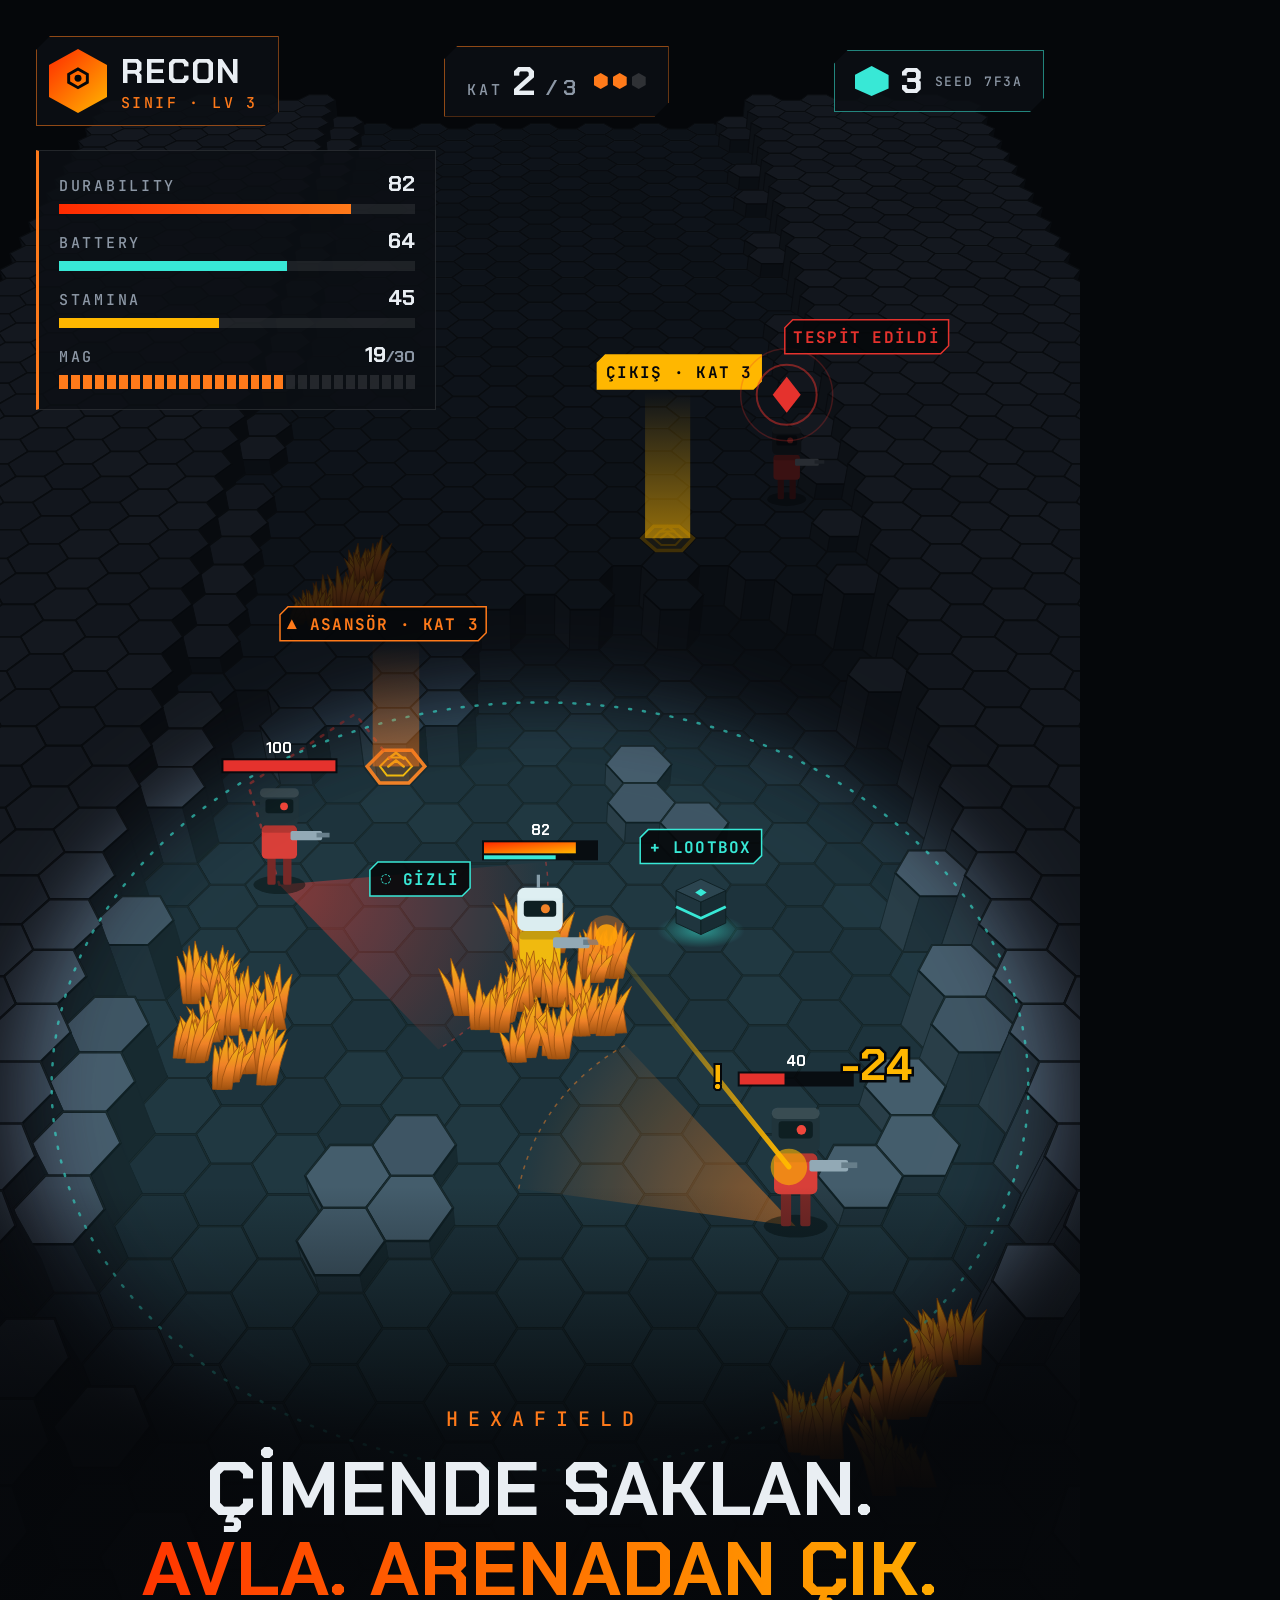
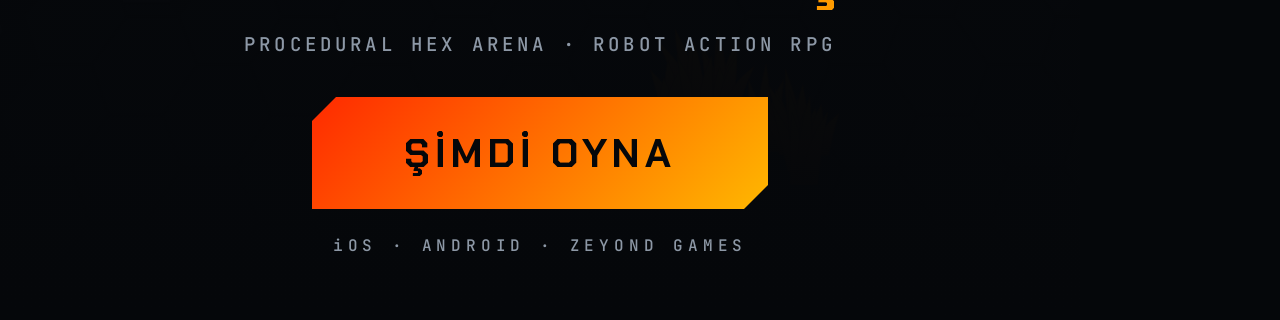
<file: konsept/cpi.html>
<!DOCTYPE html>
<html lang="tr">
<head>
  <meta charset="UTF-8">
  <title>Hexafield · CPI kreatifi</title>
  <!-- 1080×1920 CPI test kreatifi. PNG'ye çevirmek için tarayıcıda bu
       boyutta ekran görüntüsü alınır (img/konsept/hexafield-cpi.png). -->
  <link rel="stylesheet" href="https://fonts.googleapis.com/css2?family=Chakra+Petch:wght@500;600;700&family=JetBrains+Mono:wght@400;500;700&display=swap">
  <link rel="stylesheet" href="stil.css">
</head>
<body>
  <div id="kare"></div>
  <script src="sahne.js"></script>
  <script>HexafieldSahne(document.getElementById("kare"), { numaralar: false });</script>
</body>
</html>
</file>
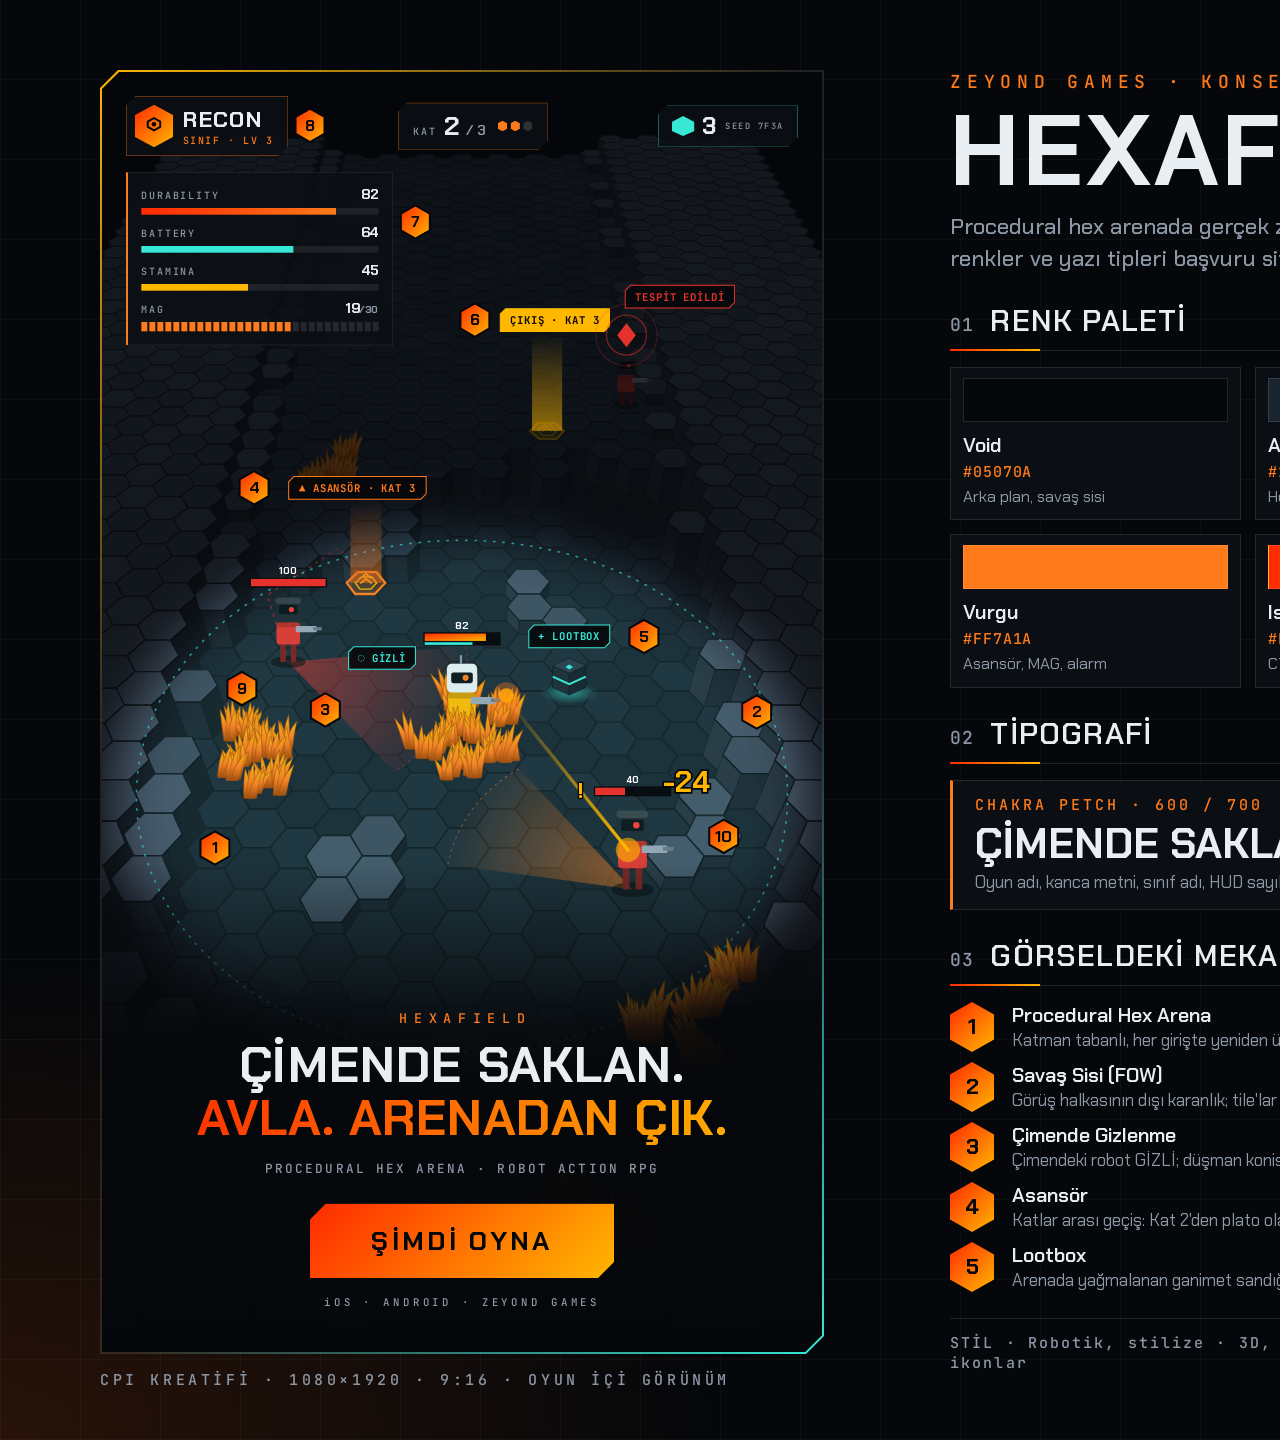
<file: konsept/pano.html>
<!DOCTYPE html>
<html lang="tr">
<head>
  <meta charset="UTF-8">
  <title>Hexafield · Konsept art panosu</title>
  <!-- 2560×1440 konsept art panosu: solda numaralı CPI karesi, sağda renk
       paleti, tipografi ve görseldeki mekaniklerin açıklaması.
       PNG: img/konsept/hexafield-konsept-pano.png -->
  <link rel="stylesheet" href="https://fonts.googleapis.com/css2?family=Chakra+Petch:wght@500;600;700&family=JetBrains+Mono:wght@400;500;700&display=swap">
  <link rel="stylesheet" href="stil.css">
</head>
<body>
  <div class="pano">
    <div class="pano-sol">
      <div class="pano-cerceve"><div id="kare"></div></div>
      <p class="pano-not">CPI KREATİFİ · 1080×1920 · 9:16 · OYUN İÇİ GÖRÜNÜM</p>
    </div>

    <div class="pano-sag">
      <header class="pano-bas">
        <p class="pano-kicker">ZEYOND GAMES · KONSEPT ART · CPI TEST KREATİFİ</p>
        <h1>HEXAFIELD</h1>
        <p class="pano-alt">Procedural hex arenada gerçek zamanlı robot action RPG. Görsel, oyunun mekaniklerini tek bir oyun içi kare olarak anlatır; renkler ve yazı tipleri başvuru sitesiyle aynıdır.</p>
      </header>

      <section>
        <h2><b>01</b>Renk Paleti</h2>
        <div class="palet">
          <div class="renk"><i style="background:#05070a"></i><b>Void</b><code>#05070A</code><span>Arka plan, savaş sisi</span></div>
          <div class="renk"><i style="background:#1b2530"></i><b>Arena Zemini</b><code>#1B2530</code><span>Hex hücreler, Kat 2</span></div>
          <div class="renk"><i style="background:#2a3848"></i><b>Üst Kat</b><code>#2A3848</code><span>Plato, Kat 3</span></div>
          <div class="renk"><i style="background:#3f4a5b"></i><b>Kaya / Engel</b><code>#3F4A5B</code><span>Siper, arena sınırı</span></div>
          <div class="renk"><i style="background:#e9eef3"></i><b>Metin</b><code>#E9EEF3</code><span>HUD sayıları, oyuncu</span></div>
          <div class="renk"><i style="background:#ff7a1a"></i><b>Vurgu</b><code>#FF7A1A</code><span>Asansör, MAG, alarm</span></div>
          <div class="renk"><i style="background:linear-gradient(90deg,#ff2a00,#ffb700)"></i><b>Isı Gradyanı</b><code>#FF2A00 → #FFB700</code><span>CTA, Durability, çıkış</span></div>
          <div class="renk"><i style="background:linear-gradient(180deg,#ffb700,#ff7a1a,#a84600)"></i><b>Çimen</b><code>#FFB700 → #A84600</code><span>Gizlenme alanı</span></div>
          <div class="renk"><i style="background:#38e8d6"></i><b>Camgöbeği</b><code>#38E8D6</code><span>FOW sınırı, Battery, loot</span></div>
          <div class="renk"><i style="background:#e5322d"></i><b>Düşman</b><code>#E5322D</code><span>Botlar, görüş konisi</span></div>
        </div>
      </section>

      <section>
        <h2><b>02</b>Tipografi</h2>
        <div class="tipo">
          <div class="tip-kart">
            <p class="tip-ad">CHAKRA PETCH · 600 / 700</p>
            <p class="tip-ornek baslik">ÇİMENDE SAKLAN.</p>
            <p class="tip-not">Oyun adı, kanca metni, sınıf adı, HUD sayıları</p>
          </div>
          <div class="tip-kart">
            <p class="tip-ad">JETBRAINS MONO · 500</p>
            <p class="tip-ornek mono">DURABILITY 82 · SEED 7F3A</p>
            <p class="tip-not">Etiketler, kaynak adları, seed ve kat bilgisi</p>
          </div>
        </div>
      </section>

      <section>
        <h2><b>03</b>Görseldeki Mekanikler</h2>
        <ol class="mekanik">
          <li><b>Procedural Hex Arena</b><span>Katman tabanlı, her girişte yeniden üretilen hex-grid; kenarlar kaya sütunları.</span></li>
          <li><b>Savaş Sisi (FOW)</b><span>Görüş halkasının dışı karanlık; tile'lar keşfedildikçe açılır.</span></li>
          <li><b>Çimende Gizlenme</b><span>Çimendeki robot GİZLİ; düşman konisi onu göremez.</span></li>
          <li><b>Asansör</b><span>Katlar arası geçiş: Kat 2'den plato olan Kat 3'e.</span></li>
          <li><b>Lootbox</b><span>Arenada yağmalanan ganimet sandığı.</span></li>
          <li><b>Çıkış Asansörü</b><span>Görevi tamamla, çıkışı bul, arenadan çık.</span></li>
          <li><b>Kaynaklar</b><span>Durability, Battery, Stamina ve Mag yönetimi.</span></li>
          <li><b>Robot Sınıfı</b><span>Recon; ayrıca Assault, Assassin, Tank, Support.</span></li>
          <li><b>Görüş Konisi ve Devriye</b><span>Botların konisi ve rotası; sisteki bot TESPİT EDİLDİ.</span></li>
          <li><b>Gerçek Zamanlı Çatışma</b><span>Mermi izi, hasar sayısı ve alarm işareti.</span></li>
        </ol>
      </section>

      <p class="pano-stil">STİL · Robotik, stilize · 3D, sabit açılı, yukarıdan eğik perspektif kamera · Modüler robotlar · Kesik köşeli HUD panelleri · Altıgen ikonlar</p>
    </div>
  </div>

  <script src="sahne.js"></script>
  <script>HexafieldSahne(document.getElementById("kare"), { numaralar: true });</script>
</body>
</html>
</file>
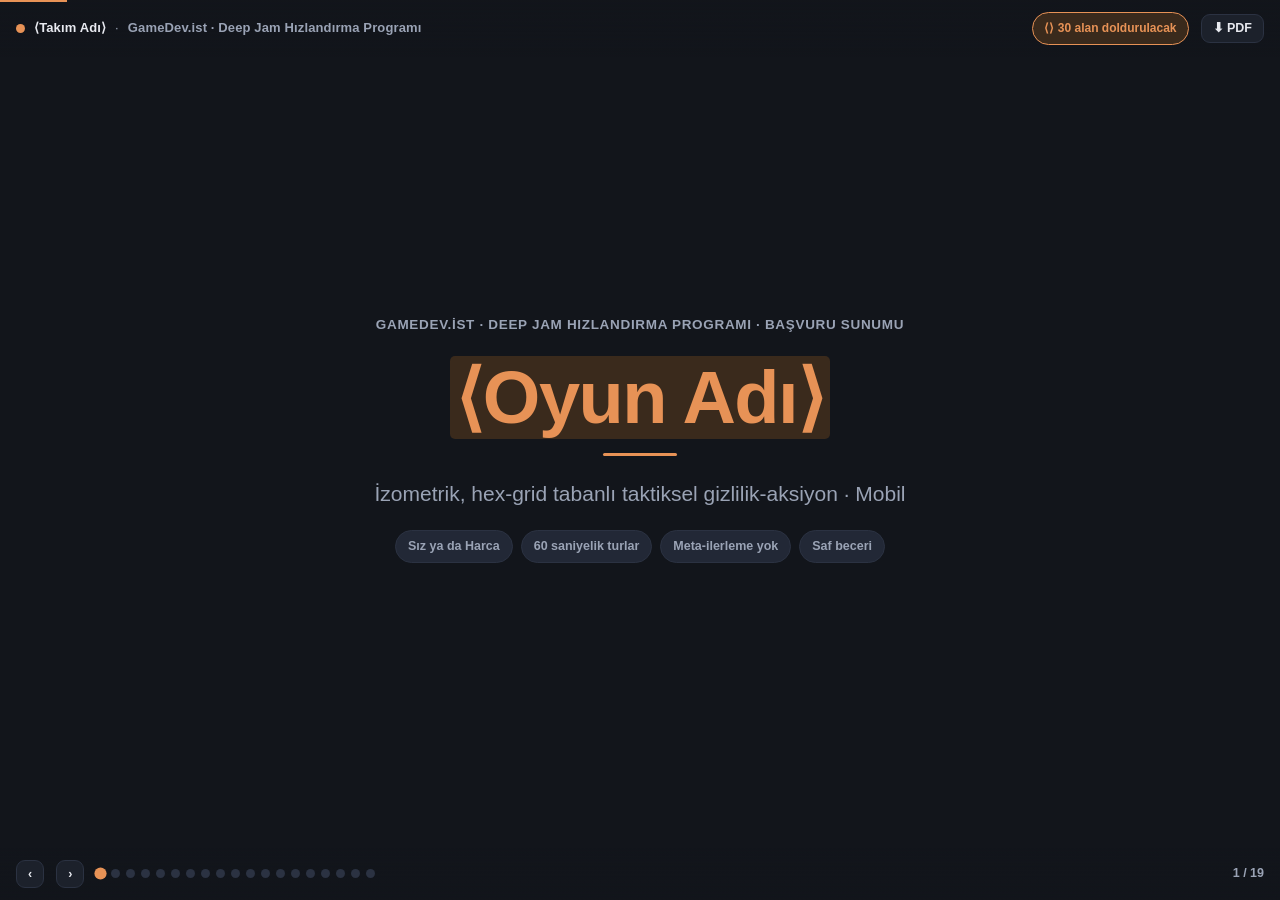
<file: referans/deck-index.html>
<!DOCTYPE html>
<html lang="tr">
<head>
<meta charset="utf-8">
<meta name="viewport" content="width=device-width, initial-scale=1, viewport-fit=cover">
<title>Deep Jam Başvuru Sunumu</title>
<meta name="description" content="GameDev.ist Deep Jam hızlandırma programı başvuru sunumu — ekip, oyun konsepti, teknik, iş modeli ve taahhütler.">
<link rel="stylesheet" href="deck.css">
</head>
<body>
  <div class="progress" id="progress"></div>

  <header class="topbar">
    <div class="brand">
      <span class="dot"></span>
      <span id="brandteam">⟨Takım Adı⟩</span>
      <span class="sep">·</span>
      <span class="ev" id="brandev">GameDev.ist · Deep Jam</span>
    </div>
    <span class="spacer"></span>
    <span class="chip" id="phchip" title="Sıradaki doldurulacak alana git"></span>
    <button class="btn" id="print" title="Yazdır / PDF olarak kaydet">⬇ PDF</button>
  </header>

  <main id="deck"></main>

  <nav class="nav">
    <button class="btn" id="prev" aria-label="Önceki slayt">‹</button>
    <button class="btn" id="next" aria-label="Sonraki slayt">›</button>
    <div class="dots" id="dots"></div>
    <div class="counter" id="counter"></div>
  </nav>

  <script src="content.js"></script>
  <script src="deck.js"></script>
</body>
</html>
</file>
<file: style.css>
/*═══════════════════  TEMA · KARANLIK (VARSAYILAN)  ═══════════════════*/
/* Bilim kurgu arayüzü: siyaha yakın zemin, ince ızgara çizgileri, turuncu
   ana vurgu (logodaki #FF1500 → #FFB700 gradyanı) ve HUD ayrıntılarında
   soğuk camgöbeği. Başlıklar köşeli bir ekran yazı tipiyle, küçük
   etiketler eş aralıklı yazıyla durur. */

:root {
  --bg: #05070a;
  /* Yarı saydam yüzeyler: kartlar, notlar */
  --yuzey: rgba(255, 255, 255, .035);
  --yuzey2: rgba(255, 255, 255, .07);
  /* Opak yüzey: açılır listeler, arkasından çizgi geçen rozetler */
  --kati: #0b0f14;
  --text: #e9eef3;
  --muted: #8d98a6;
  --line: rgba(255, 255, 255, .1);
  --soft: rgba(255, 255, 255, .24);
  --accent: #ff7a1a;
  --accent2: #38e8d6;
  /* Vurgu gradyanının iki ucu */
  --isi1: #ff2a00;
  --isi2: #ffb700;
  --glow: rgba(255, 122, 26, .16);
  --glow-soft: rgba(255, 122, 26, .07);
  --izgara: rgba(255, 255, 255, .035);
  /* "sicak" zeminli bölümde sayfanın arkasında beliren ışıma */
  --sicak: rgba(255, 90, 0, .2);
  --cubuk: rgba(5, 7, 10, .72);
  --cubuk-yazi: #e9eef3;
  --cubuk-cizgi: rgba(255, 255, 255, .1);
  --golge: rgba(0, 0, 0, .5);
  --display: "Chakra Petch", "Segoe UI", system-ui, sans-serif;
  --mono: "JetBrains Mono", ui-monospace, "Cascadia Code", Consolas, monospace;
  /* Altıgen kırpma: adım rozetleri, kart simgeleri, gezinme noktaları */
  --altigen: polygon(50% 0, 100% 25%, 100% 75%, 50% 100%, 0 75%, 0 25%);
  color-scheme: dark;
}


/*═══════════════════  TEMA · AYDINLIK  ═══════════════════*/
/* Aynı arayüzün açık hali: soğuk gri zemin, koyu yazı. Vurgular beyaz
   üstünde okunsun diye koyulaştırıldı. */

:root[data-theme="light"] {
  --bg: #eef1f4;
  --yuzey: rgba(255, 255, 255, .55);
  --yuzey2: rgba(255, 255, 255, .9);
  --kati: #ffffff;
  --text: #0e1318;
  --muted: #56616d;
  --line: rgba(14, 19, 24, .14);
  --soft: rgba(14, 19, 24, .32);
  --accent: #d94f00;
  --accent2: #007f8c;
  --isi1: #e62600;
  --isi2: #e08a00;
  --glow: rgba(217, 79, 0, .12);
  --glow-soft: rgba(217, 79, 0, .06);
  --izgara: rgba(14, 19, 24, .05);
  --sicak: rgba(255, 110, 0, .16);
  --cubuk: rgba(238, 241, 244, .8);
  --cubuk-yazi: #0e1318;
  --cubuk-cizgi: rgba(14, 19, 24, .14);
  --golge: rgba(14, 19, 24, .16);
  color-scheme: light;
}


/*═══════════════════  TEMEL  ═══════════════════*/

* { margin: 0; padding: 0; box-sizing: border-box; }

/* Tüm ölçüler rem üzerinden bu tabana bağlıdır: telefonda 15px'te kalır,
   ekran genişledikçe büyür, çok geniş monitörde 21px'te durur. Böylece
   yazı, panel genişliği ve üst çubuk ekranla birlikte ölçeklenir.
   --cubuk-boy burada durur, çünkü hem üst çubuk hem slaytların üst
   boşluğu onu kullanır. */
html {
  --cubuk-boy: 4.6rem;
  font-size: clamp(15px, 11px + .36vw, 21px);
  scroll-behavior: smooth;
  -webkit-text-size-adjust: 100%;
  text-size-adjust: 100%;
}

body {
  font-family: system-ui, -apple-system, "Segoe UI", sans-serif;
  background-color: var(--bg);
  color: var(--text);
  line-height: 1.65;
  transition: background-color .4s ease, color .25s;
}

/* Sayfanın arkasına sabitlenmiş atmosfer: ince ızgara, üst köşede soğuk,
   alt köşede sıcak ışıma. Izgara kenarlara doğru silinir. */
body::before {
  content: "";
  position: fixed;
  inset: 0;
  z-index: -2;
  pointer-events: none;
  background:
    radial-gradient(ellipse 60% 45% at 12% 0%, color-mix(in srgb, var(--accent2) 9%, transparent), transparent 70%),
    radial-gradient(ellipse 70% 50% at 92% 100%, var(--glow-soft), transparent 70%),
    linear-gradient(var(--izgara) 1px, transparent 1px) 0 0 / 100% 5rem,
    linear-gradient(90deg, var(--izgara) 1px, transparent 1px) 0 0 / 5rem 100%;
}

/* Bölüme özel sayfa zemini. Ekranın ortasındaki slayt data-zemin
   taşıyorsa gezinme.js aynı değeri body'ye yazar; slayttan çıkınca
   varsayılana döner.

   "sicak": sayfanın arkasında turuncu bir ışıma belirir. Gradyanlar
   arasında geçiş yapılamadığı için ışıma ayrı bir katmandır ve
   opaklığıyla belirip kaybolur. */
body::after {
  content: "";
  position: fixed;
  inset: 0;
  z-index: -1;
  pointer-events: none;
  background:
    radial-gradient(ellipse 65% 55% at 50% 62%, var(--sicak), transparent 72%),
    linear-gradient(180deg, transparent 55%, var(--glow-soft));
  opacity: 0;
  transition: opacity .7s ease;
}
body[data-zemin="sicak"]::after { opacity: 1; }

::selection { background: var(--accent); color: #05070a; }


/*═══════════════════  SLAYT · ORTAK YERLEŞİM  ═══════════════════*/

.slide {
  position: relative;
  min-height: 100svh;
  display: flex;
  flex-direction: column;
  justify-content: center;
  padding: calc(var(--cubuk-boy) + 2.4rem) clamp(16px, 4vw, 40px) clamp(56px, 9vh, 88px);
}

/* Bölümler arasında ince bir çizgi ve çizginin altında sönen bir ışık */
.slide:not(.cover) {
  border-top: 1px solid var(--line);
  background: linear-gradient(180deg, var(--yuzey), transparent 18rem);
}

/* İçerik slaytlarının sağ üstünde, yarısı ekran dışında duran altıgen
   çerçeve. Yalnızca süs; geniş ekranda görünür. */
.manset::after {
  content: "";
  position: absolute;
  top: calc(var(--cubuk-boy) + 1.5rem);
  right: -9rem;
  width: 26rem;
  aspect-ratio: 1 / 1.1547;
  pointer-events: none;
  background: var(--line);
  clip-path: polygon(evenodd, 50% 0, 100% 25%, 100% 75%, 50% 100%, 0 75%, 0 25%,
                     50% 0, 50% .5%, .6% 25.3%, .6% 74.7%, 50% 99.5%, 99.4% 74.7%, 99.4% 25.3%, 50% .5%);
  display: none;
}
.slide > * { position: relative; z-index: 1; }

/* Kapak, bölüm kapağı ve arka kapakta ortak alt başlık */
.lead {
  font-size: 1.15rem;
  color: var(--muted);
  max-width: 39rem;
  margin: 18px auto 0;
}

.hint {
  font-family: var(--mono);
  font-size: .68rem;
  letter-spacing: .32em;
  text-transform: uppercase;
  color: var(--muted);
}


/*═══════════════════  KAYDIRINCA BELİRME  ═══════════════════*/
/* kaydirma.js her slaydın bloklarına .belir ve sıra numarasını (--sira)
   verir; slayt ekrana girince .gorundu eklenir ve bloklar sırayla
   aşağıdan yerlerine oturur. Script çalışmazsa sınıflar eklenmez:
   içerik hep görünür. */

.belir {
  opacity: 0;
  transform: translateY(1.2rem);
  transition: opacity .7s ease, transform .7s cubic-bezier(.16, 1, .3, 1);
  transition-delay: calc(var(--sira, 0) * 80ms);
}
.gorundu .belir { opacity: 1; transform: none; }


/*═══════════════════  SLAYT TİPİ · ÖN KAPAK (HERO)  ═══════════════════*/
/* JSON'da tip: "kapak" — 00. Tam ekran açılış: arkada dönen altıgen
   nişangâh (.hero-sahne), üstte etkinlik satırı, ortada stüdyo adı ve
   çerçeveli slogan, altta hikâye + etiketler + imza. */

.cover {
  overflow: hidden;
  align-items: center;
  text-align: center;
  justify-content: space-between;
  /* gap: kısa ekranda şeritler birbirine değmesin */
  gap: 1.5rem;
  padding: calc(var(--cubuk-boy) + 1.6rem) clamp(16px, 4vw, 40px) clamp(28px, 5vh, 56px);
}

/* Altta ufuk ışıması, kenarlarda karartma: gözü merkeze toplar */
.cover::before {
  content: "";
  position: absolute;
  inset: 0;
  pointer-events: none;
  background:
    radial-gradient(ellipse 90% 38% at 50% 108%, var(--glow) 0%, transparent 68%),
    radial-gradient(ellipse 75% 70% at 50% 46%, transparent 45%, var(--bg) 100%);
}

.cover > * { width: 100%; }

/* Altıgen nişangâh: iç içe halkalar ters yönlerde yavaşça döner, ortadaki
   petekte tek bir hücre yanar — programının dışına çıkan robot. */
.cover > .hero-sahne {
  position: absolute;
  z-index: 0;
  left: 50%; top: 44%;
  width: min(80vmin, 50rem);
  aspect-ratio: 1;
  transform: translate(-50%, -50%);
  pointer-events: none;
  /* Alt şeritteki metnin arkasında silinir */
  -webkit-mask-image: linear-gradient(#000 58%, transparent 90%);
  mask-image: linear-gradient(#000 58%, transparent 90%);
}
.hero-sahne svg { display: block; width: 100%; height: 100%; overflow: visible; }
.hero-sahne * { fill: none; stroke: var(--line); stroke-width: 1; vector-effect: non-scaling-stroke; }
.hero-sahne .hs-vurgu { stroke: var(--accent); opacity: .55; }
.hero-sahne .hs-soguk { stroke: var(--accent2); opacity: .4; }
.hero-sahne .hs-petek use { fill: var(--yuzey); }
.hero-sahne .hs-petek .hs-anomali {
  fill: var(--accent);
  stroke: var(--accent);
  opacity: .5;
  animation: anomali 3.2s ease-in-out infinite;
}
.hs-don { transform-box: view-box; transform-origin: 50% 50%; animation: don 90s linear infinite; }
.hs-don.hs-ters { animation-duration: 60s; animation-direction: reverse; }
@keyframes don { to { transform: rotate(360deg); } }
@keyframes anomali {
  0%, 100% { opacity: .22; }
  50%      { opacity: .6; }
}

/* Etkinlik satırı: iki yanında ince çizgiler */
.hero-ust {
  display: flex;
  align-items: center;
  justify-content: center;
  gap: 1.2rem;
}
.hero-ust::before,
.hero-ust::after {
  content: "";
  flex: 0 1 5rem;
  height: 1px;
  background: var(--soft);
}
.cover .kicker { margin-bottom: 0; }

/* Kapak başlığı (stüdyo adı): geniş aralıklı, büyük harf, arkasında hafif ışıma.
   text-indent, harf aralığının sondaki boşluğunu ortalamaya geri verir. */
.cover h1 {
  font-family: var(--display);
  font-size: clamp(2.4rem, 10vw, 9rem);
  font-weight: 600;
  line-height: 1;
  letter-spacing: .1em;
  text-indent: .1em;
  text-transform: uppercase;
  text-shadow: 0 0 4rem var(--glow);
}

/* Slogan: köşeleri işaretli ince bir çerçevenin içinde */
.cover .lead {
  position: relative;
  display: inline-block;
  max-width: none;
  margin: 2rem auto 0;
  padding: .7rem 1.5rem;
  font-family: var(--mono);
  font-size: clamp(.74rem, 1.4vw, .95rem);
  letter-spacing: .34em;
  text-indent: .34em;
  text-transform: uppercase;
  color: var(--accent);
  border: 1px solid var(--line);
  background:
    linear-gradient(var(--accent), var(--accent)) 0 0 / .7rem 1px no-repeat,
    linear-gradient(var(--accent), var(--accent)) 0 0 / 1px .7rem no-repeat,
    linear-gradient(var(--accent), var(--accent)) 100% 100% / .7rem 1px no-repeat,
    linear-gradient(var(--accent), var(--accent)) 100% 100% / 1px .7rem no-repeat,
    color-mix(in srgb, var(--bg) 55%, transparent);
}

/* Alt şerit: solda hikâye, sağda etiketler ve imza */
/* Kapak eylem düğmeleri: Play Now (dolu) ve Watch (çerçeveli) */
.hero-eylem {
  display: flex;
  flex-wrap: wrap;
  justify-content: center;
  gap: 14px;
  margin-top: 2.2rem;
}
.eylem {
  display: inline-flex;
  align-items: center;
  justify-content: center;
  gap: .7rem;
  min-width: 11rem;
  padding: .95rem 1.8rem;
  font-family: var(--mono);
  font-size: .82rem;
  font-weight: 700;
  letter-spacing: .24em;
  text-indent: .24em;
  text-transform: uppercase;
  text-decoration: none;
  cursor: pointer;
  border: 1px solid transparent;
  transition: transform .2s, box-shadow .2s, background .2s, color .2s, border-color .2s;
}
.eylem svg { width: 1rem; height: 1rem; fill: currentColor; }
.eylem-birincil {
  color: #120a04;
  background: linear-gradient(90deg, var(--isi1), var(--isi2));
}
.eylem-birincil:hover { transform: translateY(-2px); box-shadow: 0 .6rem 1.6rem var(--glow-soft), 0 0 1.2rem rgba(255, 106, 20, .35); }
.eylem-ikincil {
  color: var(--text);
  background: color-mix(in srgb, var(--kati) 60%, transparent);
  border-color: var(--text);
}
.eylem-ikincil:hover { color: var(--accent); border-color: var(--accent); transform: translateY(-2px); }
.eylem:focus-visible { outline: 2px solid var(--isi2); outline-offset: 3px; }
.eylem-not {
  display: flex;
  align-items: center;
  justify-content: center;
  gap: .5rem;
  margin: 1rem 0 0;
  font-family: var(--mono);
  font-size: .68rem;
  letter-spacing: .16em;
  text-transform: uppercase;
  color: var(--muted);
}
.eylem-not svg { width: .9rem; height: .9rem; fill: #34a853; }

/* Kapalı test uyarısı */
.uyari {
  position: fixed;
  width: min(34rem, calc(100vw - 2rem));
  max-height: calc(100svh - 2rem);
  margin: auto;
  padding: 2.2rem 2rem 2rem;
  overflow: auto;
  text-align: left;
  color: var(--text);
  background: var(--kati);
  border: 1px solid var(--line);
  border-top: 2px solid var(--accent);
  box-shadow: 0 2rem 5rem var(--golge), 0 0 4rem var(--glow-soft);
}
.uyari:focus { outline: none; }
.uyari[open] { animation: pencere-ac .4s cubic-bezier(.16, 1, .3, 1); }
.uyari::backdrop {
  background: rgba(3, 5, 8, .74);
  -webkit-backdrop-filter: blur(6px);
  backdrop-filter: blur(6px);
}
.uyari h3 {
  margin: .6rem 2.4rem 1rem 0;
  font-family: var(--display);
  font-size: clamp(1.35rem, 3vw, 1.7rem);
  line-height: 1.2;
}
.uyari p { margin: 0 0 1rem; line-height: 1.65; color: var(--muted); }
.uyari-adimlar { margin: 0 0 1.2rem; padding-left: 1.3rem; line-height: 1.7; }
.uyari-adimlar li::marker { color: var(--accent); font-family: var(--mono); }
.uyari-eposta {
  display: block;
  margin-bottom: 1.4rem;
  padding: .8rem 1rem;
  font-family: var(--mono);
  font-size: 1rem;
  letter-spacing: .04em;
  color: var(--accent);
  text-decoration: none;
  border: 1px dashed var(--accent);
  background: var(--glow-soft);
  overflow-wrap: anywhere;
}
.uyari-eposta:hover { text-decoration: underline; }
.uyari-dugmeler { display: flex; flex-wrap: wrap; gap: 10px; }
.uyari-dugmeler .eylem { flex: 1 1 12rem; min-width: 0; padding: .85rem 1rem; font-size: .74rem; letter-spacing: .16em; text-indent: 0; }
@media (prefers-reduced-motion: reduce) {
  .uyari[open] { animation: none; }
  .eylem { transition: none; }
}
@media (max-width: 600px) {
  .hero-eylem { gap: 10px; }
  .eylem { min-width: 9rem; padding: .85rem 1.2rem; font-size: .76rem; }
}

.hero-alt {
  display: grid;
  gap: 1.4rem;
  justify-items: center;
  max-width: 68rem;
}

.story {
  max-width: 41rem;
  font-size: .9rem;
  line-height: 1.75;
  color: var(--muted);
}

/* Stüdyo imzası */
.imza {
  display: inline-block;
  font-family: var(--mono);
  font-size: .72rem;
  letter-spacing: .2em;
  text-transform: uppercase;
  color: var(--text);
}

.cover .chips { max-width: 55rem; margin-top: 0; }

.cover .hint { animation: nefes 2.8s ease-in-out infinite; }
@keyframes nefes {
  0%, 100% { opacity: .35; transform: translateY(0); }
  50%      { opacity: .8; transform: translateY(5px); }
}

@media (min-width: 900px) {
  .hero-alt {
    grid-template-columns: minmax(0, 1.25fr) minmax(0, 1fr);
    gap: 1.2rem 3.5rem;
    justify-items: start;
    align-items: start;
    text-align: left;
  }
  .story {
    grid-row: 1 / span 2;
    padding-left: 1.3rem;
    border-left: 1px solid var(--accent);
  }
  .cover .chips { justify-content: flex-start; }

  /* Tanıtım metni boşsa sol sütun yok: etiketler ve imza ortalanır */
  .hero-alt:has(.story.empty) {
    grid-template-columns: 1fr;
    justify-items: center;
    text-align: center;
  }
  .hero-alt:has(.story.empty) .chips { justify-content: center; }
}

/* Boş tanıtım metni yer tutmaz; boş bir düzenleme kutusu da bırakmaz */
.story.empty { display: none; }

@media (prefers-reduced-motion: reduce) {
  .cover .hint, .hs-don, .hero-sahne .hs-petek .hs-anomali { animation: none; }
  .belir { opacity: 1; transform: none; transition: none; }
}


/*═══════════════════  SLAYT TİPİ · ARKA KAPAK  ═══════════════════*/
/* JSON'da tip: "kapak" — 16 */

.outro {
  align-items: center;
  text-align: center;
  overflow: hidden;
}
/* Arkada ortadan yayılan ışıma ve iç içe iki halka */
.outro::before {
  content: "";
  position: absolute;
  left: 50%; top: 50%;
  width: min(80vmin, 44rem);
  aspect-ratio: 1;
  transform: translate(-50%, -50%);
  pointer-events: none;
  border-radius: 50%;
  border: 1px solid var(--line);
  background: radial-gradient(circle, var(--glow) 0%, transparent 62%);
  outline: 1px solid var(--line);
  outline-offset: 5rem;
}
.outro h2 {
  font-size: clamp(2.2rem, 7vw, 5rem);
  margin: 0;
  padding: 0;
  border: 0;
}
.outro h2::after { display: none; }
.outro .lead { margin-top: 1.6rem; }

/* Arka kapak iletişimi: solda açılan e-posta düğmesi, yanında düzenlenen adres */
.mail-kap {
  display: inline-flex;
  align-items: center;
  gap: .9rem;
  margin-top: 2.4rem;
}
.mail {
  display: inline-block;
  padding: .85rem 1.7rem;
  font-family: var(--mono);
  font-size: .9rem;
  letter-spacing: .08em;
  color: var(--accent);
  border: 1px solid var(--accent);
  background: var(--glow-soft);
  text-decoration: none;
  transition: background .2s, box-shadow .2s;
}
.mail:hover { background: var(--glow); box-shadow: 0 0 2rem var(--glow); }


/*═══════════════════  SLAYT TİPİ · BÖLÜM KAPAĞI  ═══════════════════*/
/* JSON'da tip: "bolumKapagi" — 01, 03, 08, 10, 13.
   Panel yok: büyük numara, başlık ve tek satır alt başlık.
   Şu an index.html'de "hidden" ile gizliler. */

/* Bileşenlerin kendi display değeri "hidden" özniteliğini ezer; gizleme
   bu kuralla yapılır. Gizli öğeler DOM'da kalır, JSON dışa aktarımı
   onları okumaya devam eder. */
[hidden] { display: none !important; }

.bolum {
  align-items: center;
  text-align: center;
}

.bolum .no {
  font-family: var(--display);
  font-size: clamp(4rem, 18vw, 10rem);
  font-weight: 700;
  line-height: .9;
  color: transparent;
  -webkit-text-stroke: 1px var(--accent);
}

.bolum h2 {
  font-size: clamp(1.8rem, 6vw, 3.2rem);
  margin: 14px 0 0;
  padding: 0;
  border: 0;
}
.bolum h2::after {
  position: static;
  display: block;
  width: 3.5rem;
  margin: 1.5rem auto 0;
}

.bolum .lead { margin-top: 20px; }


/*═══════════════════  SLAYT TİPİ · İÇERİK PANELİ  ═══════════════════*/
/* JSON'da tip: "icerik" — 02, 04–07, 09, 11–12, 14–15.
   Sınıfsız haliyle çerçeveli bir HUD kutusudur; sayfadaki tüm içerik
   slaytları aşağıdaki kutusuz iki tipten birini kullanır. */

.panel {
  width: 100%;
  max-width: 72rem;
  margin: 0 auto;
  background: var(--yuzey);
  border: 1px solid var(--line);
  padding: clamp(20px, 4.5vw, 2.5rem);
  position: relative;
}
/* HUD köşe çizgisi */
.panel::before {
  content: "";
  position: absolute;
  top: -1px; left: -1px;
  width: 3.5rem; height: 2px;
  background: var(--accent);
}

/* Slayt numarası: önünde kısa bir çizgiyle "2.4 · OYUN KONSEPTİ" */
.num {
  display: inline-flex;
  align-items: center;
  gap: .9rem;
  font-family: var(--mono);
  font-size: .72rem;
  letter-spacing: .28em;
  text-transform: uppercase;
  color: var(--accent);
}
.num::before {
  content: "";
  width: 2.2rem;
  height: 1px;
  background: currentColor;
}

/* Başlık: altında boydan boya ince çizgi, çizginin başında turuncu parça */
h2 {
  position: relative;
  font-family: var(--display);
  font-size: clamp(2rem, 5.2vw, 3.8rem);
  font-weight: 500;
  line-height: 1.08;
  letter-spacing: .03em;
  text-transform: uppercase;
  margin: .7rem 0 2.6rem;
  padding-bottom: 1.5rem;
  border-bottom: 1px solid var(--line);
}
h2::after {
  content: "";
  position: absolute;
  left: 0; bottom: -1px;
  width: 5rem;
  height: 1px;
  background: linear-gradient(90deg, var(--isi1), var(--isi2));
}

/* Ara başlık: önünde altıgen bir işaret */
.altbaslik {
  display: flex;
  align-items: baseline;
  gap: .7rem;
  font-family: var(--display);
  font-size: 1.3rem;
  font-weight: 600;
  line-height: 1.25;
  letter-spacing: .03em;
  color: var(--text);
  margin: 3rem 0 1rem;
}
.altbaslik::before {
  content: "";
  flex: none;
  width: .6rem;
  height: .68rem;
  background: var(--accent);
  clip-path: var(--altigen);
}
h2 + .altbaslik { margin-top: 0; }

.kicker {
  font-family: var(--mono);
  font-size: .72rem;
  letter-spacing: .34em;
  text-transform: uppercase;
  color: var(--accent);
  margin-bottom: 20px;
}

/* Gövde metni: paragraflar okunur satır uzunluğunda kalsın */
.panel > div.field,
.panel > p.field {
  max-width: 46rem;
  font-size: 1.15rem;
  line-height: 1.65;
}
/* Başlığın hemen altındaki paragraf bölümün girişidir */
.panel > h2 + div.field {
  font-size: 1.35rem;
  line-height: 1.5;
}


/*═══════════════════  SLAYT TİPİ · MANŞET (KUTUSUZ, SOLA YASLI)  ═══════════════════*/
/* .slide.manset: içerik kutuya alınmaz, sayfaya sola yaslı yayılır —
   üstte numara ve başlık, altında sütunlara bölünmüş bloklar, kartlar ve
   künye hücreleri. "Biz Kimiz" dışındaki tüm içerik slaytları. */

.manset .panel,
.serbest .panel {
  padding: 0;
  border: 0;
  background: none;
}
.manset .panel::before,
.serbest .panel::before { display: none; }

/* Altıgen çerçeve ekranın dışına taşar; sayfa yana kaymasın */
.manset { overflow: clip; }

@media (min-width: 1100px) {
  .manset::after { display: block; }
}


/*═══════════════════  SLAYT TİPİ · SERBEST (KUTUSUZ, ORTALI)  ═══════════════════*/
/* .slide.serbest: içerik ortalanarak yayılır — üstte ortalı başlık,
   altında ortalı kart sırası. Şu an "Biz Kimiz" (02). */

.serbest .panel {
  max-width: 62rem;
  text-align: center;
}
.serbest .panel > h2 { margin-bottom: 2.2rem; }
.serbest .panel > h2::after { left: 50%; transform: translateX(-50%); }

/* Başlık + açıklama blokları ortada dar bir sütun; kendi içi okunaklı
   kalsın diye sola yaslı */
.serbest .kv {
  max-width: 44rem;
  margin-inline: auto;
  text-align: left;
}

.serbest .kisiler {
  max-width: 44rem;
  margin: 0 auto;
}


/*═══════════════════  BİLEŞEN · EKİP ŞEMASI  ═══════════════════*/
/* Girişim ve iletişim bilgileri bir organizasyon şeması olarak: üstte bir
   parantez iki kişi kartını bağlar, ortasındaki düğümde takım büyüklüğü
   durur. Proje yöneticisinin kartından inen çizgi altta iletişim paneline
   bağlanır. Görünen etiketler numarasızdır; gizli etiketlerdeki 01, 05,
   06 başvuru kılavuzundaki sıradır.
   --ara: kartlar arası boşluk; --merkez: kart ortasının kenara uzaklığı
   (% değeri kullanıldığı öğenin genişliğine göre çözülür, şemadaki
   bütün parçalar aynı genişlikte). */

.ekip {
  --ara: 2.4rem;
  --merkez: calc((100% - var(--ara)) / 4);
  --cizgi: color-mix(in srgb, var(--accent) 55%, var(--line));
  max-width: 44rem;
  margin: 0 auto;
  text-align: left;
}
.ekip .kisiler { gap: var(--ara); }

/* Küçük etiket: gri sıra numarası + turuncu başlık */
.ekip-etiket {
  display: inline-flex;
  align-items: baseline;
  gap: .6rem;
  margin: 0;
  font-family: var(--mono);
  font-size: .66rem;
  font-weight: 500;
  line-height: 1.4;
  letter-spacing: .18em;
  text-transform: uppercase;
  color: var(--accent);
}
.ekip-etiket b { font-weight: 500; color: var(--muted); }
/* İçindeki düzenlenebilir alan gövde metninin boyunu almasın */
.ekip-etiket .field { font-size: inherit; }

/* Kartlara açılan parantez */
.ekip-dal {
  position: relative;
  height: 4.5rem;
}
.ekip-dal::after {
  content: "";
  position: absolute;
  top: 50%; bottom: 0;
  left: var(--merkez); right: var(--merkez);
  border: 1px solid var(--cizgi);
  border-bottom: 0;
}

/* Parantezin ortasındaki düğüm: iki kişi simgesi ve takım büyüklüğü.
   Başlık etiketleri görsel olarak gizli (.ekip-gizli). */
.ekip-dugum {
  position: absolute;
  z-index: 1;
  top: 50%; left: 50%;
  transform: translate(-50%, -50%);
  padding: .45rem .9rem;
  white-space: nowrap;
  background: var(--kati);
  border: 1px solid var(--cizgi);
}
.ekip-boyut { display: flex; align-items: center; gap: .6rem; }
.ekip-boyut svg { width: 1.7rem; height: .85rem; fill: var(--accent); }
.ekip-boyut-deger {
  font-family: var(--display);
  font-size: 1.05rem;
  font-weight: 600;
}

/* Görsel olarak gizli, ekran okuyucu ve JSON için yerinde */
.ekip-gizli {
  position: absolute;
  width: 1px; height: 1px;
  overflow: hidden;
  clip-path: inset(50%);
  white-space: nowrap;
}

/* 02–04 · Proje yöneticisi ve iletişim. Üstteki çizgi Harun'un kartının
   ortasından iner, panelin kenarında altıgen bir düğümle biter. */
.ekip-pm {
  position: relative;
  margin-top: 3.2rem;
  display: grid;
  grid-template-columns: minmax(0, 1.15fr) minmax(0, 1fr);
  border: 1px solid var(--cizgi);
  background: var(--kati);
}
.ekip-pm::before {
  content: "";
  position: absolute;
  bottom: 100%;
  left: calc(var(--merkez) - 1px);
  width: 2px; height: 3.2rem;
  background: linear-gradient(180deg, var(--isi2), var(--isi1));
}
.ekip-pm::after {
  content: "";
  position: absolute;
  top: -.4rem;
  left: calc(var(--merkez) - .35rem);
  width: .7rem; height: .8rem;
  background: var(--isi1);
  clip-path: var(--altigen);
}

.ekip-pm-kim {
  display: grid;
  align-content: start;
  gap: .35rem;
  padding: 1.3rem 1.4rem;
  border-right: 1px solid var(--line);
}
.ekip-pm-ad {
  font-family: var(--display);
  font-size: 1.3rem;
  font-weight: 600;
  letter-spacing: .03em;
}
.ekip-pm-aciklama {
  font-size: .95rem;
  line-height: 1.55;
  color: var(--muted);
}

.ekip-iletisim {
  list-style: none;
  margin: 0;
  padding: 0;
  display: grid;
}
.ekip-iletisim li {
  display: grid;
  grid-template-columns: auto minmax(0, 1fr);
  column-gap: .9rem;
  row-gap: .15rem;
  align-items: center;
  align-content: center;
  padding: 1rem 1.3rem;
}
.ekip-iletisim li + li { border-top: 1px solid var(--line); }
.ekip-ikon {
  grid-row: 1 / span 2;
  display: grid;
  place-items: center;
  width: 2.5rem; height: 2.8rem;
  background: linear-gradient(135deg, var(--isi1), var(--isi2));
  clip-path: var(--altigen);
  transition: filter .2s;
}
.ekip-ikon:hover { filter: brightness(1.15); }
.ekip-ikon:focus-visible { outline: 2px solid var(--isi2); outline-offset: 3px; }
.ekip-ikon svg {
  width: 1.2rem; height: 1.2rem;
  fill: #05070a;
}
/* Bağlantı alanının altında açılan düğmeler (js/baglantilar.js): ekip
   iletişimindeki altıgen ikonun aynısı, yanında sitenin adı */
.baglantilar {
  display: flex;
  flex-wrap: wrap;
  gap: .7rem 1.4rem;
  margin-top: .9rem;
}
.baglanti {
  display: inline-flex;
  align-items: center;
  gap: .65rem;
  min-width: 0;
  font-family: var(--mono);
  font-size: .78rem;
  letter-spacing: .06em;
  color: var(--accent);
  text-decoration: none;
}
.baglanti .ekip-ikon { flex: none; width: 2.1rem; height: 2.35rem; }
.baglanti .ekip-ikon svg { width: 1.05rem; height: 1.05rem; }
/* Marka logosu olan siteler kendi renginde: koyu altıgen, marka renginde işaret */
.baglanti .ikon-artstation,
.baglanti .ikon-youtube,
.baglanti .ikon-vimeo,
.baglanti .ikon-github,
.baglanti .ikon-googleplay,
.baglanti .ikon-linkedin,
.baglanti .ikon-itch { background: #171717; }
.baglanti .ikon-artstation svg { fill: #13aff0; }
.baglanti .ikon-youtube svg { fill: #ff0033; }
.baglanti .ikon-vimeo svg { fill: #1ab7ea; }
.baglanti .ikon-github svg { fill: #f0f6fc; }
.baglanti .ikon-itch svg { fill: #fa5c5c; }
.baglanti .ikon-googleplay svg { fill: #34a853; }
.baglanti .ikon-linkedin svg { fill: #3d8fe0; }
.baglanti-ad { overflow-wrap: anywhere; }

/* 5.2 slaytında onayların altındaki yasal dayanak bağlantısı */
.yasal-bag { margin-top: 1.6rem; }

/* Linkler düğmeye dönüşünce ham adres metni gizlenir; kalemle açılır */
.field.baglanti-gizli { display: none; }
.baglantilar { align-items: center; }
.field.baglanti-gizli + .baglantilar { margin-top: 0; }
.baglanti-duzenle {
  display: grid;
  place-items: center;
  width: 2rem; height: 2rem;
  padding: 0;
  color: var(--muted);
  background: none;
  border: 1px dashed var(--line);
  cursor: pointer;
  transition: color .2s, border-color .2s;
}
.baglanti-duzenle:hover { color: var(--accent); border-color: var(--accent); }
.baglanti-duzenle:focus-visible { outline: 2px solid var(--isi2); outline-offset: 3px; }
.baglanti-duzenle svg {
  width: .9rem; height: .9rem;
  fill: none;
  stroke: currentColor;
  stroke-width: 2;
  stroke-linejoin: round;
}
.sunum .baglanti-duzenle { display: none; }

/* E-posta / telefon metni: tıklanınca açılır, düzenlenirken normal imleç */
.baglanti-metin { cursor: pointer; }
.baglanti-metin:hover:not(:focus) { text-decoration: underline; text-underline-offset: .25em; text-decoration-thickness: 1px; }
.baglanti-metin:focus { cursor: text; }
.baglanti:hover .ekip-ikon { filter: brightness(1.15); }
.baglanti:hover .baglanti-ad { text-decoration: underline; text-underline-offset: .25em; }
.baglanti:focus-visible { outline: 2px solid var(--isi2); outline-offset: 3px; }

.ekip-deger {
  font-size: 1.05rem;
  line-height: 1.4;
  overflow-wrap: anywhere;
}

@media (max-width: 600px) {
  .ekip { --ara: 1rem; }
  .ekip-dal { height: 5.5rem; }
  .ekip-dugum { white-space: normal; width: max-content; max-width: calc(100% - 2rem); padding: .5rem .8rem; }
  .ekip-boyut { flex-wrap: wrap; justify-content: center; gap: .3rem .5rem; }
  .ekip-boyut-deger { white-space: nowrap; }
  .ekip-pm { grid-template-columns: 1fr; }
  .ekip-pm-kim { border-right: 0; border-bottom: 1px solid var(--line); }
}

.serbest .panel > .note {
  max-width: 40rem;
  margin: 2.4rem auto 0;
  padding: 0;
  border: 0;
  background: none;
  font-size: 1rem;
}


/*═══════════════════  BİLEŞEN · BLOKLAR  ═══════════════════*/
/* Ara başlık + paragraf çiftleri yan yana sütunlar halinde. Her sütunun
   üstünde ince bir çizgi ve sıra numarası durur; ekran daralınca alt
   alta iner. */

.bloklar {
  counter-reset: blok;
  display: grid;
  grid-template-columns: repeat(auto-fit, minmax(16rem, 1fr));
  gap: 2.4rem 2.6rem;
}
h2 ~ .bloklar ~ .bloklar,
.kv + .bloklar { margin-top: 3rem; }

.blok {
  counter-increment: blok;
  position: relative;
  padding-top: 2.6rem;
  border-top: 1px solid var(--line);
}
.blok::before {
  content: counter(blok, decimal-leading-zero);
  position: absolute;
  top: .8rem; left: 0;
  font-family: var(--mono);
  font-size: .7rem;
  letter-spacing: .2em;
  color: var(--muted);
}
/* Çizginin başındaki turuncu parça */
.blok::after {
  content: "";
  position: absolute;
  top: -1px; left: 0;
  width: 2rem; height: 1px;
  background: var(--accent);
}
.blok .altbaslik { margin: 0 0 .8rem; }
.blok > div.field { font-size: 1.08rem; line-height: 1.65; }
.blok > .note { margin-top: 1rem; }


/*═══════════════════  BİLEŞEN · İKİ SÜTUN  ═══════════════════*/
/* Solda metin, sağda geniş bir kutu (tür slaydında kaydıraçlar). Dar
   ekranda alt alta iner. */

.ikili {
  display: grid;
  gap: 2.6rem 3.5rem;
  align-items: start;
}
.ikili > * { min-width: 0; }
.ikili .altbaslik:first-child { margin-top: 0; }
.ikili .altbaslik + .kv { margin-top: 1.6rem; }
@media (min-width: 900px) {
  .ikili { grid-template-columns: minmax(0, .85fr) minmax(0, 1.15fr); }
}


/*═══════════════════  BİLEŞEN · OYUNUN ADI VE HEX ARENA  ═══════════════════*/
/* 2.1: solda büyük oyun adı, sağda procedural hex arena animasyonu
   (js/hexalan.js). Hücreler küçük ve saydam başlar; harita .acik olunca
   her biri kendi gecikmesiyle yerine oturur, .soluyor ile topluca söner.
   Renkler tema değişkenlerinden gelir: zemin nötr, çimen camgöbeği,
   asansör ve çıkış turuncu. */

.ad-slayt::after { display: none !important; }

.ad-sahne {
  display: grid;
  gap: 1.5rem 3rem;
  align-items: center;
}
.ad-sahne > * { min-width: 0; }
@media (min-width: 900px) {
  .ad-sahne { grid-template-columns: minmax(0, 1fr) minmax(0, 1fr); }
}
/* Ad tek satırda kalsın: geniş ekranda sütunun yarısına, dar ekranda
   sayfa genişliğine göre büyür */
.ad-sahne h2 {
  font-size: clamp(2.6rem, 11vw, 5rem);
  margin-bottom: 0;
}
@media (min-width: 900px) {
  .ad-sahne h2 { font-size: clamp(3rem, 5vw, 5rem); }
}

.hexalan {
  width: 100%;
  max-width: 34rem;
  justify-self: center;
  margin: 0;
}
.hexalan svg {
  display: block;
  width: 100%;
  height: auto;
  overflow: visible;
}

.hx-harita { transition: opacity .65s ease; }
.hx-harita.soluyor { opacity: 0; }

.hx {
  opacity: 0;
  transform: scale(.35);
  transform-box: fill-box;
  transform-origin: center;
  transition: opacity .35s ease, transform .5s cubic-bezier(.16, 1, .3, 1);
  stroke-width: 1;
  stroke-linejoin: round;
}
.hx-harita.acik .hx { opacity: 1; transform: none; }

.hx-zemin,
.hx-oyuncu {
  fill: color-mix(in srgb, var(--text) 5%, var(--kati));
  stroke: color-mix(in srgb, var(--text) 22%, transparent);
}
.hx-cimen {
  fill: color-mix(in srgb, var(--accent2) 26%, var(--kati));
  stroke: color-mix(in srgb, var(--accent2) 65%, transparent);
}
.hx-engel {
  fill: color-mix(in srgb, var(--text) 24%, var(--kati));
  stroke: var(--soft);
}
.hx-asansor {
  fill: color-mix(in srgb, var(--accent) 14%, var(--kati));
  stroke: var(--accent);
}
.hx-cikis {
  fill: color-mix(in srgb, var(--accent) 40%, var(--kati));
  stroke: var(--isi2);
  stroke-width: 1.5;
}
.hx-oyuncu { stroke: var(--isi2); stroke-width: 1.5; }

/* Hücre ortasındaki işaretler */
.hx-i-asansor { fill: none; stroke: var(--accent); stroke-width: 1.5; }
.hx-i-cikis { fill: var(--isi2); stroke: none; }
.hx-i-oyuncu { fill: var(--text); stroke: none; }

.hexalan-alt {
  display: grid;
  justify-items: center;
  gap: .7rem;
  margin-top: 1rem;
  text-align: center;
}
.hexalan-seed {
  font-family: var(--mono);
  font-size: .68rem;
  letter-spacing: .2em;
  color: var(--accent);
}
.hexalan-lejant {
  list-style: none;
  margin: 0;
  padding: 0;
  display: flex;
  flex-wrap: wrap;
  justify-content: center;
  gap: .4rem 1.1rem;
  font-family: var(--mono);
  font-size: .64rem;
  letter-spacing: .14em;
  text-transform: uppercase;
  color: var(--muted);
}
.hexalan-lejant li { display: flex; align-items: center; gap: .45rem; }
.lj {
  width: .7rem; height: .8rem;
  clip-path: var(--altigen);
}
.lj-zemin   { background: color-mix(in srgb, var(--text) 30%, var(--kati)); }
.lj-cimen   { background: var(--accent2); }
.lj-engel   { background: color-mix(in srgb, var(--text) 55%, var(--kati)); }
.lj-asansor { background: var(--accent); }
.lj-cikis   { background: var(--isi2); }

@media (prefers-reduced-motion: reduce) {
  .hx, .hx-harita { transition: none; }
}


/*═══════════════════  BİLEŞEN · ÖZET SAYFASI  ═══════════════════*/
/* Başvuru kılavuzunun "Oyunun Özeti" sayfası: solda tek, iri bir özet
   paragrafı ve altında anahtar kelimeler; sağda bir geniş, iki dikey
   görsel. Görsel kutuları kişi kartlarıyla aynı kesik köşeli gradyan
   çerçeveyi kullanır, altta turuncu bir ısı izi durur. Dar ekranda görseller
   metnin altına iner. */

.ozet-duzen {
  display: grid;
  gap: 2.8rem 4rem;
  align-items: start;
}
.ozet-duzen > * { min-width: 0; }
@media (min-width: 900px) {
  .ozet-duzen { grid-template-columns: minmax(0, 1.15fr) minmax(0, .85fr); }
}

.ozet-giris {
  font-size: clamp(1.15rem, 1.6vw, 1.35rem);
  line-height: 1.7;
  text-wrap: pretty;
}
/* Hikâye: özetin altında, turuncu kenarlı alıntı */
.ozet-hikaye {
  margin: 2rem 0 0;
  padding: 1.1rem 1.4rem;
  border-left: 3px solid var(--accent);
  background: var(--glow-soft);
  color: var(--muted);
  font-size: clamp(1rem, 1.3vw, 1.12rem);
  font-style: italic;
  line-height: 1.7;
  text-wrap: pretty;
}

.anahtar {
  margin-top: 2.6rem;
  padding-top: 1.6rem;
  border-top: 1px solid var(--line);
  position: relative;
}
.anahtar::before {
  content: "";
  position: absolute;
  top: -1px; left: 0;
  width: 2rem; height: 1px;
  background: var(--accent);
}
.anahtar-baslik {
  font-family: var(--mono);
  font-size: .72rem;
  letter-spacing: .28em;
  text-transform: uppercase;
  color: var(--accent);
  margin-bottom: 1.1rem;
}
.anahtar dl { display: grid; gap: .9rem; }
.anahtar dl > div {
  display: grid;
  grid-template-columns: minmax(9rem, auto) minmax(0, 1fr);
  gap: .2rem 1.4rem;
  align-items: baseline;
}
.anahtar dt {
  font-family: var(--display);
  font-size: 1rem;
  font-weight: 600;
  letter-spacing: .03em;
  color: var(--text);
}
.anahtar dd { color: var(--muted); }

.gorseller {
  display: grid;
  grid-template-columns: 1fr 1fr;
  gap: 1rem;
}
.gorsel {
  --kose: 1.1rem;
  --kesik: polygon(var(--kose) 0, 100% 0, 100% calc(100% - var(--kose)),
                   calc(100% - var(--kose)) 100%, 0 100%, 0 var(--kose));
  position: relative;
  aspect-ratio: 3 / 4;
  background: linear-gradient(135deg, var(--isi2), var(--line) 35%, var(--line) 65%, var(--accent2));
  clip-path: var(--kesik);
}
.gorsel-genis { grid-column: 1 / -1; aspect-ratio: 16 / 10; }
/* Class Hex Planner ekran görüntüsü neredeyse kare; kendi oranında, kırpılmadan */
.gorsel-planlayici { aspect-ratio: 1342 / 1240; }

/* PoC bölümü: solda metin, sağda ilgili ekran görüntüsü (Visual Scripting,
   WorldBuilder). Görseller oranını korur ve slotuna sığar. */
.metin-gorsel {
  display: grid;
  grid-template-columns: minmax(0, 1fr) minmax(0, 34rem);
  gap: 2.6rem;
  align-items: start;
}
.metin-gorsel + .metin-gorsel { margin-top: 3rem; }
.metin-gorsel .kv-tek { grid-template-columns: 1fr; }
.motor-gorsel { margin: 0; }
.gorsel-motor { aspect-ratio: 2100 / 1489; width: 100%; }
.gorsel-worldbuilder { aspect-ratio: 1800 / 1030; width: 100%; }
.motor-gorsel .gorsel-foto img { object-fit: contain; }
@media (max-width: 899px) {
  .metin-gorsel { grid-template-columns: 1fr; gap: 1.6rem; }
}
.motor-gorsel-not {
  margin-top: .7rem;
  font-family: var(--mono);
  font-size: .72rem;
  letter-spacing: .14em;
  text-transform: uppercase;
  color: var(--muted);
}

.gorsel-foto {
  position: absolute;
  inset: 1px;
  display: grid;
  place-items: center;
  overflow: hidden;
  clip-path: var(--kesik);
  /* Görsel yokken ince bir ızgara ve altta ısı izi */
  background:
    linear-gradient(0deg, color-mix(in srgb, var(--accent) 22%, transparent), transparent 45%),
    repeating-linear-gradient(0deg, var(--line) 0 1px, transparent 1px 2rem),
    repeating-linear-gradient(90deg, var(--line) 0 1px, transparent 1px 2rem),
    var(--kati);
}
.gorsel-foto img {
  position: absolute;
  inset: 0;
  width: 100%; height: 100%;
  object-fit: cover;
  transition: transform .5s cubic-bezier(.16, 1, .3, 1);
}
/* Fotoğrafın altına kılavuzdaki gibi turuncu bir geçiş biner */
.gorsel-foto.dolu::after {
  content: "";
  position: absolute;
  inset: 55% 0 0;
  background: linear-gradient(0deg, color-mix(in srgb, var(--accent) 45%, transparent), transparent);
  pointer-events: none;
}
.gorsel:hover .gorsel-foto img { transform: scale(1.04); }
.gorsel-bos {
  font-family: var(--mono);
  font-size: .66rem;
  letter-spacing: .2em;
  text-transform: uppercase;
  color: var(--muted);
}
.gorsel-foto.dolu .gorsel-bos { display: none; }

/* Fotoğraf düğmeleri kişi kartlarındakiyle aynı (fotolar.js) */
.gorsel:hover .kisi-araclar button { opacity: 1; }
.gorsel-foto.dolu ~ .kisi-araclar .kisi-kaldir { display: block; }

/* Metnin altına inince görseller ekranı kaplamasın */
@media (max-width: 899px) {
  .gorseller { max-width: 34rem; }
}
@media (min-width: 900px) and (max-width: 1199px) {
  .anahtar dl > div { grid-template-columns: 1fr; }
}
@media (max-width: 600px) {
  .anahtar dl > div { grid-template-columns: 1fr; }
}
@media (prefers-reduced-motion: reduce) {
  .gorsel-foto img { transition: none; }
}


/*═══════════════════  BİLEŞEN · NUMARALI MADDELER  ═══════════════════*/
/* Büyük, içi boş sıra numarası solda; başlık ve içerik sağında. Maddeler
   ince bir çizgiyle ayrılır, çizginin başında altıgen bir işaret durur.
   Numara CSS sayacından gelir. */

.maddeler {
  list-style: none;
  counter-reset: madde;
  display: grid;
}
.maddeler > li {
  counter-increment: madde;
  position: relative;
  display: grid;
  grid-template-columns: clamp(3.4rem, 9vw, 7rem) minmax(0, 1fr);
  gap: 0 clamp(1rem, 3vw, 2.4rem);
  padding: 2.2rem 0;
  border-top: 1px solid var(--line);
}
.maddeler > li:first-child { padding-top: 0; border-top: 0; }
.maddeler > li:last-child { padding-bottom: 0; }
.maddeler > li::before {
  content: counter(madde, decimal-leading-zero);
  font-family: var(--display);
  font-size: clamp(2.4rem, 6vw, 4.6rem);
  font-weight: 700;
  line-height: .9;
  color: transparent;
  -webkit-text-stroke: 1px var(--accent);
}
.maddeler > li + li::after {
  content: "";
  position: absolute;
  top: -.4rem; left: 0;
  width: .7rem; height: .8rem;
  background: var(--accent);
  clip-path: var(--altigen);
}
/* Numara zaten işaret; ara başlığın altıgeni tekrar olmasın */
.maddeler .altbaslik { margin: 0 0 .7rem; font-size: 1.45rem; }
.maddeler .altbaslik::before { display: none; }
.madde-govde > div.field { max-width: 46rem; font-size: 1.15rem; line-height: 1.65; }
.madde-govde > .games { margin-top: 1.2rem; }
.madde-govde > .kv,
.madde-govde > .loop { margin-top: 1.2rem; }
/* Tam genişlikte künye hücresi (uzun metinler) */
.kv > .kv-genis { grid-column: 1 / -1; }
/* Öne çıkan tutar (finansman) */
.madde-govde > .tutar {
  margin: .2rem 0 1rem;
  font-family: var(--display);
  font-size: clamp(2rem, 4.5vw, 3rem);
  font-weight: 700;
  line-height: 1.1;
  letter-spacing: .02em;
  background: linear-gradient(90deg, var(--isi1), var(--isi2));
  -webkit-background-clip: text;
  background-clip: text;
  color: transparent;
}


/*═══════════════════  BİLEŞEN · DÜZENLENEBİLİR ALANLAR  ═══════════════════*/
/* data-field yolu JSON'daki konumla birebir aynıdır */

.field {
  white-space: pre-wrap;
  border-radius: 2px;
  transition: background .15s, outline-color .15s;
}
/* Gövde metni için varsayılan boy. :where() özgüllüğü sıfırlar; aksi halde
   bu kural .cover h1, .kicker, .step gibi kendi boyu olan alanları ezer. */
:where(.field:not(.note)) { font-size: 1.05rem; }

.field.empty::before {
  content: attr(data-placeholder);
  color: var(--muted);
  opacity: .6;
}
/* Site salt okunur: boş alanda düzenleme ipucu gösterilmez */
body.sunum .field.empty::before { content: ""; }

/* Düzenleme çerçevesi yalnızca alanın üzerine gelince ya da içine
   girince görünür; sayfa dururken temiz kalır. */
body:not(.sunum) .field {
  outline: 1px dashed transparent;
  outline-offset: 6px;
  cursor: text;
}
body:not(.sunum) .field:hover { outline-color: var(--soft); background: var(--glow-soft); }
body:not(.sunum) .field:focus {
  outline: 1px solid var(--accent);
  background: var(--glow-soft);
}
/* Boş alan üzerine gelinmeden de bulunabilsin */
body:not(.sunum) .field.empty { outline-color: var(--line); }

.note {
  max-width: 46rem;
  margin-top: 1.6rem;
  padding: .9rem 1.2rem;
  font-size: .98rem;
  color: var(--muted);
  border-left: 2px solid var(--accent);
  background: var(--yuzey);
}


/*═══════════════════  BİLEŞEN · ETİKET / DEĞER SATIRLARI  ═══════════════════*/
/* Künye hücreleri: üstte küçük, eş aralıklı bir etiket, altında değer.
   İkisi de düzenlenebilir. Hücreler yan yana dizilir, sığmayınca alt
   satıra iner. */

.kv {
  display: grid;
  grid-template-columns: repeat(auto-fit, minmax(15rem, 1fr));
  gap: 2rem 2.6rem;
}
.kv > div {
  position: relative;
  padding-top: 1.1rem;
  border-top: 1px solid var(--line);
}
.kv > div::before {
  content: "";
  position: absolute;
  top: -1px; left: 0;
  width: 2rem; height: 1px;
  background: var(--accent);
}
.kv dt {
  font-family: var(--mono);
  font-size: .72rem;
  font-weight: 500;
  line-height: 1.4;
  letter-spacing: .18em;
  text-transform: uppercase;
  color: var(--accent);
  margin-bottom: .55rem;
}
.kv dd.field { font-size: 1.12rem; line-height: 1.55; }

/* Tek satırda yan yana duran kısa değerler (örn. alt türler) */
.satir { display: flex; flex-wrap: wrap; gap: 8px 10px; }
.kv .satir .field {
  font-family: var(--mono);
  font-size: .78rem;
  letter-spacing: .08em;
  text-transform: uppercase;
  padding: 3px 12px;
  border: 1px solid var(--soft);
  color: var(--muted);
}


/*═══════════════════  BİLEŞEN · TÜR SKALASI  ═══════════════════*/
/* Başvuru kılavuzundaki tür kaydıraçlarının karşılığı: üstte tür adı,
   altında 0–100 arası bir çizgi. Düzenleme modunda sürüklenir, sunum
   modunda salt okunur bir grafik olarak kalır. */

.skala-ipucu {
  margin-bottom: 22px;
  font-size: .9rem;
  color: var(--muted);
}

/* Dokuz tür tek sütunda slaydı taşırıyor; geniş ekranda ikiye böl.
   Grid değil çok sütun: sütunlar yukarıdan aşağı dolar, yani kılavuzdaki
   tür sırası soldan sağa değil, okunduğu gibi korunur. */
.skalalar {
  columns: 2 16rem;
  column-gap: 30px;
}

/* Tür slaydında kaydıraçlar çerçeveli bir HUD kutusunda, kılavuzdaki
   gibi tek sütunda durur. Sol üst köşede kartlarla aynı köşe çizgisi. */
.skala-kutu {
  position: relative;
  padding: clamp(1.2rem, 3vw, 2rem);
  background: var(--yuzey);
  border: 1px solid var(--line);
}
.skala-kutu::before,
.skala-kutu::after {
  content: "";
  position: absolute;
  top: -1px; left: -1px;
  background: var(--accent);
}
.skala-kutu::before { width: 1.6rem; height: 1px; }
.skala-kutu::after { width: 1px; height: 1.6rem; }
.skala-kutu .altbaslik { margin-top: 0; }
.skala-kutu .skalalar { columns: 1; }
.skala-kutu .skala-satir:last-child { margin-bottom: 0; }

/* Tür haritası: kaydıraçlardan çizilen örümcek ağı grafiği (js/skala.js).
   Ağ ince çizgilerle, dolu alan vurgu rengiyle çizilir. Başlığa giren
   türlerin adları parlaktır; üzerinde durulan kaydıracın köşesi ve adı
   da parlar (.etkin). */
.radar { margin: .6rem 0 0; }
.radar svg { display: block; width: 100%; height: auto; overflow: visible; }
.radar-ag polygon,
.radar-ag line {
  fill: none;
  stroke: var(--line);
  stroke-width: 1;
  vector-effect: non-scaling-stroke;
}
.radar-ag polygon:last-of-type { stroke: var(--soft); }
.radar-alan {
  fill: color-mix(in srgb, var(--accent) 24%, transparent);
  stroke: var(--accent);
  stroke-width: 1.5;
  stroke-linejoin: round;
  vector-effect: non-scaling-stroke;
  filter: drop-shadow(0 0 .4rem var(--glow));
}
/* Köşe noktaları: başlığa girmeyen türlerde soluk, girenlerde sarı,
   en yüksek türde turuncu ve iri */
.radar-noktalar circle { fill: var(--muted); transition: r .15s, fill .15s; }
.radar-noktalar circle.secili { fill: var(--isi2); r: 3.6px; }
.radar-noktalar circle.birinci { fill: var(--accent); r: 5px; }
.radar-noktalar circle.etkin { r: 5px; }
.radar-adlar text {
  font-family: var(--mono);
  font-size: 8.5px;
  letter-spacing: .08em;
  text-transform: uppercase;
  fill: var(--muted);
  transition: fill .15s;
}
/* .secili: ana tür başlığına giren türler, sarı ve kalın.
   .birinci: en yüksek tür, turuncu ve biraz daha iri. */
.radar-adlar text.secili { fill: var(--isi2); font-weight: 700; }
.radar-adlar text.birinci { fill: var(--accent); font-size: 9.5px; }
.radar-adlar text.etkin { fill: var(--accent); }
/* Tutamaklar: köşelerin üstündeki görünmez, iri tutma alanları. Üzerine
   gelince ince bir halka belirir; köşe buradan sürüklenir. touch-action:
   parmakla sürüklerken sayfa kaymasın. */
.radar-tutamaklar circle {
  fill: transparent;
  stroke: transparent;
  stroke-width: 1;
  vector-effect: non-scaling-stroke;
  cursor: grab;
  touch-action: none;
  transition: stroke .15s;
}
.radar-tutamaklar circle:hover { stroke: var(--accent); }
.radar.suruklenir .radar-tutamaklar circle { cursor: grabbing; }
body.sunum .radar-tutamaklar { display: none; }
.ikili + .kv { margin-top: 3rem; }

/* Ana tür başlığı kaydıraçlardan üretilir; metni değişince bir an vurgu
   rengiyle parlar (.degisti: js/skala.js) */
/* Başlık tek satır da olsa iki satırlık yer tutar: metin uzayıp alt satıra
   inince altındaki harita yerinden oynamaz. */
#turAdi {
  min-height: 2.5em;
  margin-bottom: .2rem;
}
#turAdi + .radar { margin-top: 0; }
#turAdi.degisti { animation: tur-degisti .7s ease-out; }
@keyframes tur-degisti {
  0%   { color: var(--isi2); text-shadow: 0 0 1.2rem var(--accent); }
  100% { color: var(--text); text-shadow: none; }
}
@media (prefers-reduced-motion: reduce) {
  #turAdi.degisti { animation: none; }
}

.skala-satir {
  display: grid;
  grid-template-columns: 1fr auto;
  align-items: baseline;
  gap: 0 12px;
  margin-bottom: 1rem;
  break-inside: avoid;
}

.skala-ad {
  /* Düzenleme çerçevesi sütunu boydan boya kaplamasın, metni sarsın */
  justify-self: start;
  font-family: var(--mono);
  font-size: .76rem;
  letter-spacing: .08em;
  text-transform: uppercase;
}
/* Düzenleme çerçevesi alttaki çizgiye değmesin */
body:not(.sunum) .skala-ad { outline-offset: 3px; }

.skala-deger {
  font-family: var(--mono);
  font-size: .8rem;
  font-weight: 700;
  color: var(--accent);
  transition: opacity .2s;
}
/* Sunumda sayı değil, noktanın yeri konuşur */
body.sunum .skala-deger { opacity: 0; }

/*
  --v      0–100 arası değer; skala.js her değişimde yazar.
  --nokta  tutamağın merkezinin soldan uzaklığı. Tutamak uçlarda raydan
           taşmadığı için yolu ray genişliğinden bir tutamak kadar kısadır;
           dolu/boş sınırı tam tutamağın altına gelsin diye düzeltilir.
  --centik her %10'da bir ölçek çentiği; tutamağın yoluyla aynı aralığa
           oturur, yani çentikler tutamağın durduğu yerlere denk gelir.
*/
.skala {
  --v: 0;
  --tutamak: 15px;
  --ray: 24px;
  --nokta: calc(var(--v) * 1% + var(--tutamak) / 2 - var(--v) * var(--tutamak) / 100);
  --centik: repeating-linear-gradient(90deg, var(--soft) 0 1px, transparent 1px calc((100% - 1px) / 10));
  grid-column: 1 / -1;
  -webkit-appearance: none;
  appearance: none;
  width: 100%;
  height: var(--ray);
  margin-top: 4px;
  background: transparent;
  cursor: pointer;
  /* Dolu kısım ve tutamak hafifçe ışır */
  filter: drop-shadow(0 0 .35rem var(--glow));
}
.skala:disabled { cursor: default; }
.skala:focus { outline: none; }

/* Ray kutusu tüm yüksekliği kaplar; çizgi, ortaya oturtulmuş üç arka plan
   katmanı olarak çizilir — üstte 3px'lik gradyan dolu kısım, ortada ölçek
   çentikleri, altta 1px'lik ince ray. Dikey hizalama da tarayıcıdan
   bağımsız olur.
   -webkit- ve -moz- blokları ayrı yazılmalı: birleşik seçiciyi tarayıcı
   tümden atar. */
.skala::-webkit-slider-runnable-track {
  height: var(--ray);
  background-image:
    linear-gradient(90deg, var(--isi1), var(--isi2)),
    var(--centik),
    linear-gradient(var(--soft), var(--soft));
  background-size: var(--nokta) 3px, calc(100% - var(--tutamak)) 9px, 100% 1px;
  background-position: 0 center, calc(var(--tutamak) / 2) center, 0 center;
  background-repeat: no-repeat;
}
.skala::-moz-range-track {
  height: var(--ray);
  border: none;
  background-image:
    linear-gradient(90deg, var(--isi1), var(--isi2)),
    var(--centik),
    linear-gradient(var(--soft), var(--soft));
  background-size: var(--nokta) 3px, calc(100% - var(--tutamak)) 9px, 100% 1px;
  background-position: 0 center, calc(var(--tutamak) / 2) center, 0 center;
  background-repeat: no-repeat;
}

/* Tutamak: gezinme noktalarıyla aynı altıgen, vurgu gradyanıyla dolu */
.skala::-webkit-slider-thumb {
  -webkit-appearance: none;
  appearance: none;
  width: var(--tutamak);
  height: var(--tutamak);
  margin-top: calc((var(--ray) - var(--tutamak)) / 2);
  border: none;
  background: linear-gradient(135deg, var(--isi1), var(--isi2));
  clip-path: polygon(50% 0, 100% 25%, 100% 75%, 50% 100%, 0 75%, 0 25%);
  transition: transform .15s, background .15s;
}
/* Firefox clip-path'i tutamakta desteklemezse yuvarlak nokta kalsın */
.skala::-moz-range-thumb {
  width: var(--tutamak);
  height: var(--tutamak);
  border: none;
  border-radius: 50%;
  background: linear-gradient(135deg, var(--isi1), var(--isi2));
  clip-path: polygon(50% 0, 100% 25%, 100% 75%, 50% 100%, 0 75%, 0 25%);
  transition: transform .15s, background .15s;
}

.skala:not(:disabled):hover::-webkit-slider-thumb { transform: scale(1.3); }
.skala:not(:disabled):hover::-moz-range-thumb { transform: scale(1.3); }

/* Klavyeyle gezinirken hangi kaydıraçta olunduğu görünsün */
.skala:focus-visible::-webkit-slider-thumb { background: var(--accent2); transform: scale(1.3); }
.skala:focus-visible::-moz-range-thumb { background: var(--accent2); transform: scale(1.3); }


/*═══════════════════  BİLEŞEN · ADIM LİSTESİ  ═══════════════════*/
/* Çekirdek döngü ve yol haritası aynı bileşeni kullanır */

.loop { list-style: none; display: grid; gap: 12px; }
.loop li { position: relative; display: flex; align-items: center; gap: 16px; }

.step {
  flex: 0 0 2.3rem;
  height: 2.5rem;
  display: grid;
  place-items: center;
  font-family: var(--mono);
  font-size: .82rem;
  font-weight: 700;
  color: #05070a;
  background: linear-gradient(135deg, var(--isi1), var(--isi2));
  clip-path: var(--altigen);
}
/* Rozet kırpıldığı için düzenleme çerçevesi dışarı taşmasın */
body:not(.sunum) .step.field { outline-offset: 2px; }

.loop .field { flex: 1; }

/* Başlık + açıklama taşıyan adımlar (yol haritası): rozet kırpılmaz,
   aralık yazabilecek kadar geniş bir etikete döner ("1–2", "5–6") */
.loop .govde { flex: 1; }
.loop:has(.govde) li { align-items: flex-start; }
.loop:has(.govde) .step {
  flex: none;
  min-width: 3.4rem;
  height: 2.1rem;
  padding: 0 .7rem;
  color: var(--accent);
  background: var(--kati);
  border: 1px solid var(--accent);
  clip-path: none;
}
.loop .govde h4 {
  font-family: var(--display);
  font-size: 1.15rem;
  font-weight: 600;
  letter-spacing: .03em;
  color: var(--text);
  margin-bottom: .3rem;
}
.loop .govde p { color: var(--muted); font-size: .98rem; line-height: 1.55; }

/* Geniş ekranda yol haritası yatay bir zaman çizgisine döner: etiketler
   tek bir çizginin üstünde, açıklamalar altlarında */
@media (min-width: 900px) {
  .loop:has(.govde) {
    grid-template-columns: repeat(auto-fit, minmax(10rem, 1fr));
    gap: 0;
  }
  .loop:has(.govde) li {
    flex-direction: column;
    gap: 1.2rem;
    padding-right: 1.6rem;
  }
  .loop:has(.govde) li::before {
    content: "";
    position: absolute;
    top: 1.05rem; left: 0; right: 0;
    height: 1px;
    background: var(--line);
  }
  .loop:has(.govde) .step { position: relative; }
}


/*═══════════════════  BİLEŞEN · KARTLAR  ═══════════════════*/
/* Kaynaklar, USP, gelir bileşenleri, boşluklar. Üstte altıgen bir simge,
   altında başlık ve açıklama; sol üst köşede turuncu bir köşe çizgisi. */

.games { display: grid; grid-template-columns: repeat(auto-fit, minmax(14rem, 1fr)); gap: 1.2rem; }
.kv + .games,
.field + .games { margin-top: 1.8rem; }

.card {
  position: relative;
  padding: 1.6rem 1.5rem 1.5rem;
  background: var(--yuzey);
  border: 1px solid var(--line);
  transition: border-color .25s, transform .25s, background .25s, box-shadow .25s;
}
.card::before,
.card::after {
  content: "";
  position: absolute;
  top: -1px; left: -1px;
  background: var(--accent);
}
.card::before { width: 1.6rem; height: 1px; }
.card::after { width: 1px; height: 1.6rem; }
.card:hover {
  border-color: color-mix(in srgb, var(--accent) 55%, transparent);
  background: var(--yuzey2);
  transform: translateY(-4px);
  box-shadow: 0 1.2rem 2.4rem -1.4rem var(--accent);
}
.card .thumb {
  width: 2.7rem;
  height: 3rem;
  display: grid;
  place-items: center;
  margin-bottom: 1.2rem;
  font-family: var(--mono);
  font-size: 1.25rem;
  font-weight: 700;
  line-height: 1;
  color: #05070a;
  background: linear-gradient(135deg, var(--isi1), var(--isi2));
  clip-path: var(--altigen);
}
.card h3 {
  font-family: var(--display);
  font-size: 1.18rem;
  font-weight: 600;
  line-height: 1.3;
  letter-spacing: .03em;
  margin-bottom: .5rem;
}
.card p { color: var(--muted); font-size: .98rem; line-height: 1.55; }


/*═══════════════════  BİLEŞEN · KİŞİ KARTLARI  ═══════════════════*/
/* Takım üyeleri: iki köşesi kesik, ince gradyan çerçeveli uzun bir
   fotoğraf kartı. Alt kenarda fotoğrafın üstüne binen koyu bir şerit —
   üstte ad, altında rol; sol üstte sıra numarası. Kartlar yan yana durur;
   bölüm ekrana gelince tek noktadan açılarak yerlerine oturur.
   Fotoğraf yokken siluet görünür. */

/* .patlama ve .acik: kaydirma.js ekler. .patlama varken kartlar ortada üst
   üste ve küçük bekler (--dx/--dy: kartın ortaya uzaklığı); .acik gelince
   yerlerine açılır, etiketler onlar oturunca belirir. Script çalışmazsa
   sınıflar eklenmez: kartlar yerinde görünür. */
.kisiler {
  counter-reset: kisi;
  display: grid;
  grid-template-columns: repeat(2, 1fr);
  gap: 2.4rem;
  margin-top: 1.8rem;
}
/* Çerçeve: kartın kendi zemini gradyan, fotoğraf 1px içeriden başlar.
   --kose: kesik köşenin boyu; kart ve fotoğraf aynı kırpmayı kullanır. */
.kisi {
  --kose: 1.5rem;
  --kesik: polygon(var(--kose) 0, 100% 0, 100% calc(100% - var(--kose)),
                   calc(100% - var(--kose)) 100%, 0 100%, 0 var(--kose));
  counter-increment: kisi;
  position: relative;
  aspect-ratio: 4 / 5;
  background: linear-gradient(135deg, var(--isi2), var(--line) 35%, var(--line) 65%, var(--accent2));
  clip-path: var(--kesik);
}
.kisiler.patlama .kisi {
  transform: translate(var(--dx, 0), var(--dy, 0)) scale(.6);
  transition: transform .5s cubic-bezier(.16, 1, .3, 1);
  will-change: transform;
}
.kisiler.patlama.acik .kisi { transform: none; }
.kisiler.patlama .kisi-etiket,
.kisiler.patlama .kisi-araclar { opacity: 0; transition: opacity .3s ease; }
.kisiler.patlama.acik .kisi-etiket,
.kisiler.patlama.acik .kisi-araclar { opacity: 1; transition-delay: .4s; }

.kisi-foto {
  position: absolute;
  inset: 1px;
  overflow: hidden;
  background: var(--kati);
  clip-path: var(--kesik);
}
.kisi-foto img,
.kisi-foto svg {
  display: block;
  width: 100%; height: 100%;
}
/* --odak: fotoğrafın dikeyde kadraja alınacak yeri (0% üst, 100% alt).
   Yüz üstte değilse <img>'nin style'ında verilir; pencere de onu kullanır. */
.kisi-foto img { object-fit: cover; object-position: center var(--odak, 0%); }
.kisi-foto svg { fill: color-mix(in srgb, var(--text) 16%, var(--kati)); }

/* Sıra numarası */
.kisi::before {
  content: "ID · " counter(kisi, decimal-leading-zero);
  position: absolute;
  z-index: 1;
  top: .9rem; left: 1.7rem;
  padding: .15rem .55rem;
  font-family: var(--mono);
  font-size: .64rem;
  letter-spacing: .18em;
  color: #e9eef3;
  background: rgba(5, 7, 10, .62);
}

/* Etiket fotoğrafın üstünde durduğu için renkleri temadan bağımsızdır */
.kisi-etiket {
  position: absolute;
  left: 1px; right: 1px; bottom: 1px;
  display: flex;
  flex-direction: column;
  align-items: flex-start;
  gap: .2rem;
  padding: 3.2rem 1.3rem 1.1rem;
  text-align: left;
  background: linear-gradient(180deg, transparent, rgba(5, 7, 10, .86) 58%);
}
.kisi-ad {
  font-family: var(--display);
  font-size: 1.35rem;
  font-weight: 600;
  line-height: 1.2;
  letter-spacing: .03em;
  color: #ffffff;
}
/* Görev rozeti (örn. Proje Yöneticisi): adın üstünde küçük bir etiket */
.kisi-gorev {
  margin-bottom: .35rem;
  padding: .2rem .55rem;
  font-family: var(--mono);
  font-size: .62rem;
  font-weight: 700;
  line-height: 1.4;
  letter-spacing: .16em;
  text-transform: uppercase;
  color: #05070a;
  background: linear-gradient(135deg, #ff2a00, #ffb700);
}
.kisi-rol {
  font-family: var(--mono);
  font-size: .72rem;
  line-height: 1.4;
  letter-spacing: .14em;
  text-transform: uppercase;
  color: #ffb700;
}
/* Düzenleme çerçevesi şeridin içinde kalsın */
body:not(.sunum) .kisi-etiket .field { outline-offset: 2px; }
body:not(.sunum) .kisi-etiket .field:hover,
body:not(.sunum) .kisi-etiket .field:focus { background: rgba(255, 255, 255, .1); outline-color: rgba(255, 255, 255, .5); }

/* Fotoğraf düğmeleri: fotolar.js ekler, yalnızca düzenleme modunda ve
   kartın üzerine gelince görünür. .dolu: kartta fotoğraf var; siluet
   gizlenir, "Kaldır" açılır. */
.kisi-foto.dolu svg { display: none; }
.kisi-araclar {
  position: absolute;
  top: .8rem; right: .8rem;
  display: flex;
  gap: .35rem;
}
.kisi-araclar button {
  font-family: var(--mono);
  font-size: .66rem;
  font-weight: 500;
  line-height: 1.25;
  letter-spacing: .1em;
  text-transform: uppercase;
  padding: .4rem .7rem;
  border: 1px solid rgba(255, 255, 255, .3);
  color: #e9eef3;
  background: rgba(5, 7, 10, .7);
  cursor: pointer;
  opacity: 0;
  transition: opacity .2s, border-color .2s, color .2s;
}
.kisi:hover .kisi-araclar button,
.kisi-araclar button:focus-visible { opacity: 1; }
.kisi-araclar button:hover { border-color: #ffb700; color: #ffb700; }
.kisi-araclar button:focus-visible { outline: 2px solid #ffb700; outline-offset: 2px; }
/* Dokunmatik ekranda üzerine gelmek yok: düğmeler hep görünür */
@media (hover: none) {
  .kisi-araclar button { opacity: 1; }
}
.kisi-kaldir { display: none; }
.kisi-foto.dolu ~ .kisi-araclar .kisi-kaldir { display: block; }
body.sunum .kisi-araclar { display: none; }

/* Kart tıklanınca kişi penceresi açılır (js/pencere.js). Sağ alttaki
   altıgen artı bunu belli eder; üzerine gelince fotoğraf hafifçe yaklaşır. */
.kisi { cursor: pointer; }
.kisi-foto img { transition: transform .5s cubic-bezier(.16, 1, .3, 1); }
.kisi:hover .kisi-foto img { transform: scale(1.04); }
.kisi-ac {
  position: absolute;
  right: 1.9rem; bottom: 1.15rem;
  width: 2.1rem; height: 2.35rem;
  display: grid;
  place-items: center;
  padding: 0;
  border: 0;
  font-family: var(--mono);
  font-size: 1.2rem;
  font-weight: 700;
  line-height: 1;
  color: #05070a;
  background: linear-gradient(135deg, #ff2a00, #ffb700);
  clip-path: var(--altigen);
  cursor: pointer;
  transition: transform .2s;
}
.kisi:hover .kisi-ac,
.kisi-ac:focus-visible { transform: scale(1.15) rotate(90deg); }
.kisiler.patlama .kisi-ac { opacity: 0; transition: opacity .3s ease, transform .2s; }
.kisiler.patlama.acik .kisi-ac { opacity: 1; transition-delay: .4s, 0s; }


/*═══════════════════  BİLEŞEN · KİŞİ PENCERESİ  ═══════════════════*/
/* Karta tıklanınca açılan pop-up: solda fotoğraf, sağda numara, ad, rol
   ve "Hakkında" metni. Sayfanın üstünde, arkası karartılıp bulandırılmış
   bir <dialog>; ortadan büyüyerek açılır. Kapalıyken tarayıcı gizler:
   display yalnızca [open] iken verilir. */

.pencere {
  width: min(56rem, calc(100vw - 2rem));
  max-height: calc(100svh - 2rem);
  margin: auto;
  padding: 0;
  overflow: auto;
  text-align: left;
  color: var(--text);
  background: var(--kati);
  border: 1px solid var(--line);
  border-top: 2px solid var(--accent);
  box-shadow: 0 2rem 5rem var(--golge), 0 0 4rem var(--glow-soft);
}
.pencere:focus { outline: none; }
.pencere[open] {
  display: grid;
  grid-template-columns: minmax(0, .82fr) minmax(0, 1fr);
  animation: pencere-ac .4s cubic-bezier(.16, 1, .3, 1);
}
.pencere::backdrop {
  background: rgba(3, 5, 8, .74);
  -webkit-backdrop-filter: blur(6px);
  backdrop-filter: blur(6px);
  animation: pencere-zemin .3s ease;
}
@keyframes pencere-ac {
  from { opacity: 0; transform: scale(.9) translateY(1.5rem); }
}
@keyframes pencere-zemin {
  from { opacity: 0; }
}

.pencere-foto {
  min-height: 100%;
  aspect-ratio: 4 / 5;
  overflow: hidden;
  background: var(--yuzey2);
}
.pencere-foto img,
.pencere-foto svg {
  display: block;
  width: 100%; height: 100%;
}
.pencere-foto img { object-fit: cover; object-position: center var(--odak, 0%); }
.pencere-foto svg { fill: color-mix(in srgb, var(--text) 16%, var(--kati)); }

.pencere-govde {
  display: flex;
  flex-direction: column;
  align-items: flex-start;
  justify-content: center;
  padding: clamp(1.4rem, 4vw, 2.8rem);
}
.pencere-ad {
  margin-top: .9rem;
  font-family: var(--display);
  font-size: clamp(1.8rem, 4vw, 2.6rem);
  font-weight: 600;
  line-height: 1.1;
  letter-spacing: .02em;
}
.pencere-rol {
  margin-top: .5rem;
  font-family: var(--mono);
  font-size: .8rem;
  letter-spacing: .14em;
  text-transform: uppercase;
  color: var(--accent);
}
.pencere-bolum {
  align-self: stretch;
  margin-top: 1.8rem;
  padding-top: 1.4rem;
  border-top: 1px solid var(--line);
}
.pencere-etiket {
  margin-bottom: .7rem;
  font-family: var(--mono);
  font-size: .7rem;
  font-weight: 500;
  letter-spacing: .2em;
  text-transform: uppercase;
  color: var(--muted);
}
.pencere-bolum .field { font-size: 1.08rem; line-height: 1.65; }
/* Sunumda boş "Hakkında" başlığıyla birlikte gizlenir */
body.sunum .pencere-bolum:has(.field.empty) { display: none; }

/* Çarpı: iki ince çizgi */
.pencere-kapat {
  position: absolute;
  top: .8rem; right: .8rem;
  width: 2.4rem; height: 2.4rem;
  border: 1px solid var(--line);
  background: color-mix(in srgb, var(--kati) 80%, transparent);
  cursor: pointer;
  transition: border-color .2s;
}
.pencere-kapat::before,
.pencere-kapat::after {
  content: "";
  position: absolute;
  left: 50%; top: 50%;
  width: 1.1rem; height: 1px;
  background: var(--text);
  transition: background-color .2s;
}
.pencere-kapat::before { transform: translate(-50%, -50%) rotate(45deg); }
.pencere-kapat::after { transform: translate(-50%, -50%) rotate(-45deg); }
.pencere-kapat:hover,
.pencere-kapat:focus-visible { border-color: var(--accent); outline: none; }
.pencere-kapat:hover::before,
.pencere-kapat:hover::after { background: var(--accent); }

/* Dar ekranda fotoğraf üstte, metin altında. Kutu kare: daha basık olursa
   dikey çekilmiş fotoğrafta baş kadrajın dışında kalıyor. */
@media (max-width: 700px) {
  .pencere[open] { grid-template-columns: 1fr; }
  .pencere-foto { aspect-ratio: 1; min-height: 0; }
  /* Kare kutu karttan basık: aynı baş boşluğu için odak biraz yukarı alınır */
  .pencere-foto img { object-position: center calc(var(--odak, 0%) * .7); }
}
@media (prefers-reduced-motion: reduce) {
  .pencere[open], .pencere::backdrop { animation: none; }
  .kisi-foto img, .kisi-ac { transition: none; }
}

/* Telefonda kartlar yine yan yana ama küçük */
@media (max-width: 600px) {
  .kisiler { gap: 1rem; }
  .kisi { --kose: 1rem; aspect-ratio: 3 / 4; }
  .kisi::before { top: .5rem; left: 1.1rem; font-size: .56rem; }

  .kisi-etiket { padding: 2.2rem .7rem .7rem; }
  .kisi-ad { font-size: .95rem; }
  .kisi-rol { font-size: .58rem; letter-spacing: .08em; }

  .kisi-araclar { top: 2.1rem; right: .45rem; left: .45rem; flex-wrap: wrap; justify-content: flex-end; gap: .25rem; }
  .kisi-araclar button { font-size: .58rem; padding: .28rem .5rem; }
  .kisi-ac { right: 1.2rem; bottom: .7rem; width: 1.6rem; height: 1.8rem; font-size: 1rem; }
}


/*═══════════════════  BİLEŞEN · ETİKET ÇİPLERİ  ═══════════════════*/

.chips {
  display: flex;
  flex-wrap: wrap;
  gap: 8px;
  justify-content: center;
  margin-top: 32px;
  max-width: 39rem;
}
.chip {
  font-family: var(--mono);
  font-size: .7rem;
  letter-spacing: .14em;
  text-transform: uppercase;
  padding: 6px 13px;
  border: 1px solid var(--line);
  background: transparent;
  color: var(--muted);
  cursor: pointer;
  transition: all .15s;
}
.chip:hover { border-color: var(--accent); color: var(--text); }
.chip.on {
  border-color: color-mix(in srgb, var(--accent) 60%, transparent);
  color: var(--accent);
  background: var(--glow-soft);
}
body.sunum .chip { cursor: default; }
body.sunum .chip:not(.on) { display: none; }


/*═══════════════════  BİLEŞEN · ONAY LİSTESİ  ═══════════════════*/
/* Çiplerin üzerine kurulu: işaretler etiketlerle aynı yerde saklanır,
   ayrı bir modüle gerek kalmaz. */

.check { display: grid; gap: 8px; margin-top: 24px; max-width: 46rem; }
.check .chip {
  display: block;
  width: 100%;
  text-align: left;
  padding: 12px 16px;
  font-family: inherit;
  font-size: .98rem;
  line-height: 1.5;
  letter-spacing: 0;
  text-transform: none;
  color: var(--text);
}
.check .chip::before { content: "☐"; margin-right: 12px; color: var(--muted); }
.check .chip.on::before { content: "☑"; color: var(--accent); }
/* Onaylar bir taahhüt kaydı; sunum modunda da tamamı görünsün */
body.sunum .check .chip:not(.on) { display: block; }


/*═══════════════════  ARAYÜZ · ÜST ÇUBUK  ═══════════════════*/
/* Yarı saydam, arkasını bulandıran ince bir çubuk; renkleri temadan
   gelir. Solda logo, ortada bölüm menüsü, sağda araç menüsünü açan simge. */

.menu {
  position: fixed;
  top: 0; left: 0; right: 0;
  z-index: 20;
  height: var(--cubuk-boy);
  display: flex;
  align-items: center;
  justify-content: center;
  padding: 0 20px;
  background: var(--cubuk);
  border-bottom: 1px solid var(--cubuk-cizgi);
  -webkit-backdrop-filter: blur(14px);
  backdrop-filter: blur(14px);
}

.baglar {
  display: flex;
  align-items: center;
  gap: .4rem;
}

.menu a {
  position: relative;
  display: flex;
  padding: 8px 13px;
  font-family: var(--display);
  font-size: .86rem;
  font-weight: 600;
  letter-spacing: .1em;
  text-transform: uppercase;
  white-space: nowrap;
  color: var(--cubuk-yazi);
  text-decoration: none;
}

/* Çubuk boyunca soldan sağa #FF1500 → #FFB700 uzanan tek bir gradyan
   varmış gibi: her bağlantı o gradyanın kendi beşte birlik dilimini
   (--g1 → --g2) taşır. Arka plan hiç değişmez; yalnızca yazı renklenir.

   Yazı her zaman yazıya kırpılmış bir gradyanla boyanır: beklerken iki
   ucu da çubuğun yazı rengi, üzerine gelince ya da o bölümdeyken dilimin
   renkleri. --c1 / --c2 renk olarak kayıtlı olduğu için bu geçiş yumuşar. */
@property --c1 { syntax: "<color>"; inherits: false; initial-value: #e9eef3; }
@property --c2 { syntax: "<color>"; inherits: false; initial-value: #e9eef3; }

.menu a[data-bolum] {
  --c1: var(--cubuk-yazi);
  --c2: var(--cubuk-yazi);
  background-image: linear-gradient(90deg, var(--c1), var(--c2));
  -webkit-background-clip: text;
  background-clip: text;
  color: transparent;
  transition: --c1 .2s, --c2 .2s;
}
.menu a[data-bolum="1"] { --g1: #ff1500; --g2: #ff3500; }
.menu a[data-bolum="2"] { --g1: #ff3500; --g2: #ff5600; }
.menu a[data-bolum="3"] { --g1: #ff5600; --g2: #ff7600; }
.menu a[data-bolum="4"] { --g1: #ff7600; --g2: #ff9700; }
.menu a[data-bolum="5"] { --g1: #ff9700; --g2: #ffb700; }
.menu a[data-bolum]:hover,
.menu a[data-bolum].active { --c1: var(--g1); --c2: var(--g2); }
.menu a:focus-visible { outline: 1px solid var(--cubuk-yazi); outline-offset: 1px; }

/* İçinde bulunulan bölüm: çubuğun alt çizgisinde kendi diliminin rengi */
.menu a[data-bolum]::after {
  content: "";
  position: absolute;
  left: 13px; right: 13px;
  bottom: calc((var(--cubuk-boy) - 100%) / -2 - 1px);
  height: 2px;
  background: linear-gradient(90deg, var(--g1), var(--g2));
  opacity: 0;
  transition: opacity .2s;
}
.menu a[data-bolum].active::after { opacity: 1; }

/* Logo: sayfanın başına döner. Akışın dışında durur ki bağlantılar
   çubuğun değil sayfanın ortasına hizalansın.

   Logo ve araç simgesi saydam zeminli siyah görsellerdir (logo-maske.png,
   logo.png'nin beyaz dolgusu atılmış halidir). Karanlık temada
   --ikon-filtre onları beyaza çevirir; üzerine gelince etraflarında
   turuncu bir ışıma belirir. */
.menu, .toolbar { --ikon-filtre: invert(1); }
:root[data-theme="light"] .menu,
:root[data-theme="light"] .toolbar { --ikon-filtre: invert(0); }

.menu .logo img {
  display: block;
  filter: var(--ikon-filtre) drop-shadow(0 0 0 transparent);
  transition: filter .2s;
}
.menu .logo:hover img {
  filter: var(--ikon-filtre) drop-shadow(0 0 .5rem var(--isi2)) drop-shadow(0 0 .2rem var(--isi1));
}

.menu .logo {
  position: absolute;
  left: 14px; top: 0; bottom: 0;
  align-items: center;
  padding: 0;
}
.menu .logo img {
  width: calc(var(--cubuk-boy) - 6px);
  height: calc(var(--cubuk-boy) - 6px);
}

.toolbar {
  position: fixed;
  top: 0; right: 20px;
  z-index: 21;
  height: var(--cubuk-boy);
  display: flex;
  align-items: center;
  gap: 8px;
}

/* Köşedeki iki düğme: dil (TR / EN) ve tema (güneş / ay) */
.ust-dugme {
  display: flex;
  align-items: center;
  justify-content: center;
  gap: .3rem;
  height: 34px;
  min-width: 34px;
  padding: 0 9px;
  border: 1px solid var(--cubuk-cizgi);
  background: none;
  color: var(--cubuk-yazi);
  font-family: var(--mono);
  font-size: .72rem;
  font-weight: 500;
  letter-spacing: .12em;
  cursor: pointer;
  transition: color .2s, border-color .2s, background .2s;
}
.ust-dugme:hover { color: var(--accent); border-color: var(--accent); background: var(--glow-soft); }
.ust-dugme:focus-visible { outline: 1px solid var(--cubuk-yazi); outline-offset: 2px; }
.ust-dugme svg {
  width: 17px; height: 17px;
  fill: none;
  stroke: currentColor;
  stroke-width: 2;
  stroke-linecap: round;
  stroke-linejoin: round;
}
/* Karanlık temada güneş (aydınlığa geç), aydınlık temada ay görünür */
.tema-dugme .ay { display: none; }
:root[data-theme="light"] .tema-dugme .gunes { display: none; }
:root[data-theme="light"] .tema-dugme .ay { display: block; }
/* Dil: seçili dil vurgu renginde, diğeri soluk */
.dil-dugme [data-dil] { opacity: .45; transition: opacity .2s, color .2s; }
.dil-dugme .ayrac { opacity: .35; }
:root[lang="tr"] .dil-dugme [data-dil="tr"],
:root[lang="en"] .dil-dugme [data-dil="en"] { opacity: 1; color: var(--accent); }

/* Bölüm menüsünü açan düğme: yalnızca dar ekranda görünür. Üç çizgi
   tek bir <span> ve iki sözde öğesinden çizilir; açıkken çarpıya döner. */
.menu-dugme {
  display: none;
  position: absolute;
  right: 4.2rem; top: 50%;
  width: 2.9rem; height: 2.9rem;
  transform: translateY(-50%);
  border: 0;
  background: none;
  cursor: pointer;
}
.menu-dugme span,
.menu-dugme span::before,
.menu-dugme span::after {
  display: block;
  width: 1.5rem; height: .12rem;
  background: var(--cubuk-yazi);
  transition: transform .2s, background-color .2s;
}
.menu-dugme span { position: relative; margin: 0 auto; }
.menu-dugme span::before,
.menu-dugme span::after { content: ""; position: absolute; left: 0; }
.menu-dugme span::before { transform: translateY(-.47rem); }
.menu-dugme span::after { transform: translateY(.47rem); }
/* Gradyanın bu konumdaki rengi */
.menu-dugme:hover span,
.menu-dugme:hover span::before,
.menu-dugme:hover span::after,
.menu.acik .menu-dugme span::before,
.menu.acik .menu-dugme span::after { background: #ff9700; }
.menu.acik .menu-dugme span { background: transparent; }
.menu.acik .menu-dugme span::before { transform: rotate(45deg); }
.menu.acik .menu-dugme span::after { transform: rotate(-45deg); }
.menu-dugme:focus-visible { outline: 1px solid var(--cubuk-yazi); outline-offset: 1px; }


/*═══════════════════  UYARLAMA · ÜST ÇUBUK, DAR EKRAN  ═══════════════════*/
/* Beş bağlantı logoyla çakışmadan ortaya sığmayınca yan yana dizilmeyi
   bırakır: çubukta logo, menü düğmesi ve araç simgesi kalır; bağlantılar
   düğmeyle açılan, çubuğun altına inen tam genişlikte bir listeye döner. */

@media (max-width: 1100px) {
  html { --cubuk-boy: 4.2rem; }

  .menu { justify-content: flex-start; padding: 0 12px; }
  .menu .logo { position: relative; left: auto; height: 100%; }
  .menu-dugme { display: block; }
  .toolbar { right: 12px; }
  /* Köşede dil + tema düğmeleri (~7.2rem) var; menü düğmesi onların solunda */
  .menu-dugme { right: calc(12px + 7.4rem); }

  .baglar {
    position: absolute;
    top: 100%; left: 0; right: 0;
    flex-direction: column;
    align-items: stretch;
    gap: 0;
    /* Kısa ekranda (yatay telefon) liste ekrandan taşmasın */
    max-height: calc(100svh - var(--cubuk-boy));
    overflow-y: auto;
    padding: 6px 12px 12px;
    background: var(--kati);
    border-top: 1px solid var(--cubuk-cizgi);
    border-bottom: 1px solid var(--cubuk-cizgi);
    box-shadow: 0 1rem 2rem var(--golge);
    opacity: 0;
    visibility: hidden;
    transform: translateY(-8px);
    transition: opacity .18s, transform .18s, visibility .18s;
  }
  .menu.acik .baglar { opacity: 1; visibility: visible; transform: none; }

  /* Parmakla rahat basılacak yükseklikte satırlar */
  .baglar a {
    padding: .95rem .6rem;
    font-size: 1rem;
    white-space: normal;
  }
  .baglar a + a { border-top: 1px solid var(--cubuk-cizgi); }
  .menu a[data-bolum]::after { display: none; }
}
@media (max-width: 1100px) and (prefers-reduced-motion: reduce) {
  .baglar { transition: none; }
}


/*═══════════════════  ARAYÜZ · NOKTA GEZİNME  ═══════════════════*/

.dots {
  position: fixed;
  right: 22px;
  top: 50%;
  transform: translateY(-50%);
  /* Üst çubuğun ve açılır listelerin altında kalsın */
  z-index: 19;
  display: flex;
  flex-direction: column;
  gap: 14px;
}
.dot {
  width: 9px; height: 10px;
  padding: 0;
  border: 0;
  background: var(--soft);
  cursor: pointer;
  clip-path: var(--altigen);
  transition: all .2s;
}
.dot:hover { background: var(--accent); }
.dot.active {
  background: var(--accent);
  transform: scale(1.6);
}


/*═══════════════════  UYARLAMA · GENİŞ EKRAN  ═══════════════════*/
/* Geniş ekranda içerik slaytları kenardan daha içeride başlar */

@media (min-width: 1100px) {
  .slide:not(.cover, .bolum, .outro, .serbest) { padding-inline: clamp(40px, 7vw, 10rem); }
}


/*═══════════════════  UYARLAMA · MOBİL  ═══════════════════*/

@media (max-width: 700px), (max-height: 560px) {
  /* Noktalar dar ekranda içeriğin üstüne biniyor, kısa ekranda (yatay
     telefon) sığmıyor; oralarda bölümler arasında üst menüyle gezilir. */
  .dots { display: none; }
}

@media (max-width: 600px) {
  html { --cubuk-boy: 4rem; }
  .menu { padding: 0 6px; }
  .toolbar { right: 6px; gap: 6px; }
  .ust-dugme { height: 32px; min-width: 32px; padding: 0 7px; }
  .menu-dugme { right: calc(6px + 6.6rem); }
  /* Düzenleme çerçevesi panelin dışına taşmasın */
  body:not(.sunum) .field { outline-offset: 3px; }
  .cover h1, .bolum h2, h2 { overflow-wrap: anywhere; }
  .cover .lead { letter-spacing: .2em; text-indent: .2em; padding-inline: 1rem; }
  /* Petek hikâye metninin arkasına düşmesin */
  .cover > .hero-sahne { top: 34%; }
  .hero-ust::before, .hero-ust::after { display: none; }
  .loop li { gap: 12px; }
  .bloklar, .kv { grid-template-columns: 1fr; }
  /* Parmakla sürüklemek için daha geniş tutamak */
  .skala { --tutamak: 16px; --ray: 26px; }
}


/*═══════════════════  UYARLAMA · YAZDIRMA  ═══════════════════*/
/* Tema ne olursa olsun beyaz zemin, koyu yazı, her slayt yeni sayfa.
   Renkler değişkenlerden geldiği için çoğu bileşen kendiliğinden uyar. */

@media print {
  :root, :root[data-theme] {
    --bg: #ffffff;
    --yuzey: transparent;
    --yuzey2: transparent;
    --kati: #ffffff;
    --text: #111111;
    --muted: #444444;
    --line: #cccccc;
    --soft: #999999;
    --accent: #111111;
    --accent2: #111111;
    --isi1: #111111;
    --isi2: #111111;
    --glow: transparent;
    --glow-soft: transparent;
  }
  body { background: #fff; color: #111; }
  body::before, body::after { display: none; }
  .belir { opacity: 1; transform: none; }
  .kisiler.patlama .kisi { transform: none; }
  .kisiler.patlama .kisi-etiket { opacity: 1; }
  .toolbar, .menu, .dots, .hint, .kisi-araclar, .kisi-ac, .hero-sahne { display: none; }
  .slide {
    min-height: auto;
    page-break-after: always;
    padding: 24px 0;
    border-top: 0 !important;
    background: none !important;
  }
  /* Süs katmanları mürekkep yakar; kapaklar sade basılsın */
  .cover::before, .outro::before, .manset::after { display: none; }
  .cover { padding: 24px 0; }
  .cover h1 { font-size: 3rem; text-shadow: none; }
  .cover .lead { background: none; }
  .step, .card .thumb { color: #fff; }
  .card { break-inside: avoid; box-shadow: none; }
  .kisi, .step, .card .thumb, .skala { -webkit-print-color-adjust: exact; print-color-adjust: exact; }
  .kisi { break-inside: avoid; }
  .field.empty::before { content: ""; }
  .field { outline: none !important; }
}
</file>
<file: yasal.css>
/*═══════════════════  YASAL DAYANAKLAR SAYFASI  ═══════════════════*/
/* yasal.html: başvuru sitesinin tema değişkenlerini, üst çubuğunu,
   başlık / numara / not / künye ve bağlantı düğmesi bileşenlerini
   style.css'ten alır. Burada yalnızca okuma sayfasına özel parçalar durur. */


/*───── Dil seçimi ─────*/
/* İki metin de sayfada; görünen dil <html lang> ile seçilir (js/yasal.js) */
html[lang="tr"] [data-dil-en],
html[lang="en"] [data-dil-tr] { display: none !important; }

/* Sağ üst köşe: başvuru sayfasındaki araç simgesinin yeri */
.dil {
  position: fixed;
  top: 0; right: 20px;
  z-index: 21;
  height: var(--cubuk-boy);
  display: flex;
  align-items: center;
  gap: 2px;
}
.dil button {
  min-width: 2.7rem;
  padding: .45rem .7rem;
  font-family: var(--mono);
  font-size: .76rem;
  font-weight: 500;
  letter-spacing: .14em;
  color: var(--cubuk-yazi);
  background: none;
  border: 1px solid var(--cubuk-cizgi);
  cursor: pointer;
  transition: color .2s, background .2s, border-color .2s;
}
.dil button:hover { color: var(--accent); background: var(--glow-soft); }
.dil button[aria-pressed="true"] {
  color: #05070a;
  background: linear-gradient(135deg, var(--isi1), var(--isi2));
  border-color: transparent;
}
.dil button:focus-visible { outline: 1px solid var(--cubuk-yazi); outline-offset: 2px; }

/* Üst çubukta başvuruya dönüş bağlantısı */
.menu .geri {
  --c1: var(--cubuk-yazi);
  --c2: var(--cubuk-yazi);
}
@media (max-width: 1100px) {
  .menu .geri { margin-left: .4rem; font-size: .78rem; }
}
@media (max-width: 420px) {
  .menu .geri { letter-spacing: .04em; padding-inline: 6px; }
}


/*───── Sayfa ─────*/

.yasal {
  max-width: 62rem;
  margin: 0 auto;
  padding: calc(var(--cubuk-boy) + 3.5rem) 16px 5rem;
}
@media (min-width: 700px) {
  .yasal { padding-inline: clamp(24px, 5vw, 3rem); }
}
.yasal p { max-width: 46rem; margin-top: .9rem; font-size: 1.05rem; }
.yasal h2 { margin-bottom: 1.8rem; overflow-wrap: anywhere; }

.yasal-giris {
  font-size: 1.25rem !important;
  line-height: 1.55;
}
.kunye { margin-top: 2.4rem; }
.kunye dd { font-size: 1rem; }

/* İki bölüme atlayan kartlar */
.ozet {
  display: grid;
  grid-template-columns: repeat(auto-fit, minmax(17rem, 1fr));
  gap: 1rem;
  margin: 3.4rem 0 1rem;
}
.ozet a {
  position: relative;
  display: grid;
  gap: .35rem;
  padding: 1.3rem 1.4rem 1.4rem;
  color: var(--text);
  text-decoration: none;
  background: var(--yuzey);
  border: 1px solid var(--line);
  transition: border-color .2s, background .2s;
}
.ozet a::before {
  content: "";
  position: absolute;
  top: -1px; left: -1px;
  width: 3.5rem; height: 2px;
  background: linear-gradient(90deg, var(--isi1), var(--isi2));
}
.ozet a:hover { border-color: var(--accent); background: var(--glow-soft); }
.ozet a:focus-visible { outline: 2px solid var(--isi2); outline-offset: 3px; }
.ozet-no {
  font-family: var(--mono);
  font-size: .72rem;
  letter-spacing: .28em;
  color: var(--accent);
}
.ozet-ad {
  font-family: var(--display);
  font-size: 1.3rem;
  font-weight: 600;
  line-height: 1.25;
  letter-spacing: .03em;
}
.ozet-kanun { font-size: .9rem; color: var(--muted); }

/* Bölüm: büyük, içi boş numara ve başlık */
.yasal-bolum {
  position: relative;
  margin-top: 5rem;
  padding-top: 2.6rem;
  border-top: 1px solid var(--line);
  scroll-margin-top: calc(var(--cubuk-boy) + 1rem);
}
.yasal-bolum::before {
  content: "";
  position: absolute;
  top: -.4rem; left: 0;
  width: .7rem; height: .8rem;
  background: var(--accent);
  clip-path: var(--altigen);
}
.bolum-no {
  display: block;
  font-family: var(--display);
  font-size: clamp(2.6rem, 7vw, 4.4rem);
  font-weight: 700;
  line-height: 1;
  color: transparent;
  -webkit-text-stroke: 1px var(--soft);
}
.yasal-baslik {
  margin: .6rem 0 1.8rem;
  font-family: var(--display);
  font-size: clamp(1.6rem, 3.6vw, 2.3rem);
  font-weight: 600;
  line-height: 1.15;
  letter-spacing: .03em;
  text-transform: uppercase;
}
.yasal .altbaslik { margin-top: 2.8rem; }

/* Onaylanan beyan metni */
.beyan {
  max-width: 50rem;
  padding: 1.2rem 1.4rem;
  background: var(--yuzey);
  border-left: 2px solid var(--accent);
}
.beyan figcaption {
  font-family: var(--mono);
  font-size: .7rem;
  letter-spacing: .24em;
  text-transform: uppercase;
  color: var(--accent);
}
.beyan blockquote {
  margin-top: .6rem;
  font-size: 1.12rem;
  line-height: 1.6;
}

/* Madde listeleri: önünde küçük altıgen işaret */
.liste {
  max-width: 48rem;
  margin-top: 1rem;
  list-style: none;
  display: grid;
  gap: .75rem;
}
.liste li {
  position: relative;
  padding-left: 1.4rem;
  font-size: 1.02rem;
}
.liste li::before {
  content: "";
  position: absolute;
  left: 0; top: .6em;
  width: .45rem; height: .5rem;
  background: var(--soft);
  clip-path: var(--altigen);
}
.liste b { font-weight: 600; color: var(--text); }
.liste.kucuk li { font-size: .92rem; color: var(--muted); }

/* Kanun adı ve Resmî Gazete künyesi */
.yasal .kanun {
  margin-top: 1.8rem;
  font-family: var(--mono);
  font-size: .78rem;
  letter-spacing: .1em;
  text-transform: uppercase;
  color: var(--text);
}
.kanun span {
  display: block;
  margin-top: .25rem;
  letter-spacing: .06em;
  text-transform: none;
  color: var(--muted);
}

/* Madde numarası solda, açıklaması sağda */
.dayanak {
  max-width: 54rem;
  margin-top: .9rem;
  border-top: 1px solid var(--line);
}
.dayanak > div {
  display: grid;
  grid-template-columns: 9.5rem minmax(0, 1fr);
  gap: .3rem 1.4rem;
  padding: .85rem 0;
  border-bottom: 1px solid var(--line);
}
.dayanak dt {
  font-family: var(--mono);
  font-size: .8rem;
  font-weight: 700;
  letter-spacing: .06em;
  line-height: 1.9;
  color: var(--accent);
}
.dayanak dd { font-size: .98rem; line-height: 1.6; }
@media (max-width: 560px) {
  .dayanak > div { grid-template-columns: 1fr; }
}

/* KVKK md. 11 hakları: (a)–(ğ) bentleri */
.haklar {
  max-width: 50rem;
  margin-top: 1rem;
  list-style: none;
  counter-reset: bent;
  display: grid;
  grid-template-columns: repeat(auto-fit, minmax(19rem, 1fr));
  gap: .6rem 1.6rem;
}
.haklar li {
  counter-increment: bent;
  position: relative;
  padding: .7rem .9rem .7rem 3rem;
  font-size: .96rem;
  background: var(--yuzey);
  border: 1px solid var(--line);
}
.haklar li::before {
  position: absolute;
  left: .9rem; top: .7rem;
  font-family: var(--mono);
  font-size: .8rem;
  font-weight: 700;
  color: var(--accent);
}
/* Kanundaki bent harfleri: a, b, c, ç, d, e, f, g, ğ */
.haklar li:nth-child(1)::before { content: "a"; }
.haklar li:nth-child(2)::before { content: "b"; }
.haklar li:nth-child(3)::before { content: "c"; }
.haklar li:nth-child(4)::before { content: "ç"; }
.haklar li:nth-child(5)::before { content: "d"; }
.haklar li:nth-child(6)::before { content: "e"; }
.haklar li:nth-child(7)::before { content: "f"; }
.haklar li:nth-child(8)::before { content: "g"; }
.haklar li:nth-child(9)::before { content: "ğ"; }

.yasal .baglantilar { margin-top: 1rem; }

.yasal-son {
  margin-top: 5rem;
  padding-top: 2rem;
  border-top: 1px solid var(--line);
}
.yasal-son .kanun { margin-top: 0; }
.yasal .uyari {
  margin-top: 2rem;
  font-size: .88rem;
  color: var(--muted);
}
</file>
<file: konsept/stil.css>
/* Hexafield konsept görselleri: sitenin paleti ve yazı tipleri */

:root {
  --bg: #05070a;
  --kati: #0b0f14;
  --text: #e9eef3;
  --muted: #8d98a6;
  --line: rgba(255, 255, 255, .1);
  --accent: #ff7a1a;
  --accent2: #38e8d6;
  --isi1: #ff2a00;
  --isi2: #ffb700;
  --dusman: #e5322d;
  --display: "Chakra Petch", "Segoe UI", system-ui, sans-serif;
  --mono: "JetBrains Mono", Consolas, monospace;
  --altigen: polygon(50% 0, 100% 25%, 100% 75%, 50% 100%, 0 75%, 0 25%);
  --kesik: polygon(18px 0, 100% 0, 100% calc(100% - 18px), calc(100% - 18px) 100%, 0 100%, 0 18px);
}

* { box-sizing: border-box; margin: 0; padding: 0; }
html, body { background: var(--bg); color: var(--text); }
body { font-family: var(--display); }

/* ---------- Pano (2560×1440) ---------- */
.pano {
  width: 2560px;
  height: 1440px;
  display: grid;
  grid-template-columns: 760px 1fr;
  gap: 90px;
  padding: 70px 100px 60px;
  background:
    repeating-linear-gradient(0deg, rgba(255,255,255,.03) 0 1px, transparent 1px 80px),
    repeating-linear-gradient(90deg, rgba(255,255,255,.03) 0 1px, transparent 1px 80px),
    radial-gradient(1200px 800px at 0% 100%, rgba(255, 90, 0, .14), transparent 60%),
    var(--bg);
  overflow: hidden;
}
.pano-sol { display: grid; align-content: start; gap: 16px; }
/* 1080×1920 kare, 2/3 ölçekte: 720×1280 */
.pano-cerceve {
  width: 724px; height: 1284px;
  padding: 2px;
  background: linear-gradient(135deg, var(--isi2), var(--line) 35%, var(--line) 65%, var(--accent2));
  clip-path: var(--kesik);
}
.pano-cerceve .kare { transform: scale(.6667); transform-origin: 0 0; clip-path: polygon(26px 0, 100% 0, 100% calc(100% - 26px), calc(100% - 26px) 100%, 0 100%, 0 26px); }
.pano-not { font: 500 15px var(--mono); letter-spacing: .24em; color: var(--muted); }

.pano-sag { display: grid; align-content: start; gap: 26px; min-width: 0; }
.pano-kicker { font: 500 18px var(--mono); letter-spacing: .32em; color: var(--accent); }
.pano-bas h1 { font: 700 100px/1 var(--display); letter-spacing: .03em; margin: 8px 0 10px; }
.pano-alt { max-width: 1300px; font: 500 22px/1.45 var(--display); color: var(--muted); }

.pano-sag h2 {
  display: flex;
  align-items: baseline;
  gap: 16px;
  font: 600 30px var(--display);
  letter-spacing: .04em;
  text-transform: uppercase;
  padding-bottom: 10px;
  margin-bottom: 16px;
  border-bottom: 1px solid var(--line);
  position: relative;
}
.pano-sag h2::after { content: ""; position: absolute; left: 0; bottom: -1px; width: 90px; height: 2px; background: linear-gradient(90deg, var(--isi1), var(--isi2)); }
.pano-sag h2 b { font: 500 18px var(--mono); color: var(--muted); }

.palet { display: grid; grid-template-columns: repeat(5, 1fr); gap: 14px; }
.renk {
  display: grid;
  gap: 4px;
  padding: 10px 12px 12px;
  background: var(--kati);
  border: 1px solid var(--line);
}
.renk i { display: block; height: 44px; margin-bottom: 6px; border: 1px solid rgba(255,255,255,.12); }
.renk b { font: 600 20px var(--display); }
.renk code { font: 500 15px var(--mono); color: var(--accent); letter-spacing: .06em; }
.renk span { font: 400 16px/1.35 var(--display); color: var(--muted); }

.tipo { display: grid; grid-template-columns: 1fr 1fr; gap: 14px; }
.tip-kart { padding: 14px 22px 16px; background: var(--kati); border: 1px solid var(--line); border-left: 3px solid var(--accent); }
.tip-ad { font: 500 15px var(--mono); letter-spacing: .2em; color: var(--accent); }
.tip-ornek { margin: 8px 0 6px; }
.tip-ornek.baslik { font: 700 42px/1 var(--display); }
.tip-ornek.mono { font: 500 28px/1.5 var(--mono); letter-spacing: .06em; }
.tip-not { font: 400 17px var(--display); color: var(--muted); }

.mekanik {
  list-style: none;
  counter-reset: m;
  display: grid;
  grid-template-columns: 1fr 1fr;
  grid-auto-flow: column;
  grid-template-rows: repeat(5, auto);
  gap: 10px 40px;
}
.mekanik li {
  counter-increment: m;
  display: grid;
  grid-template-columns: 46px 1fr;
  column-gap: 16px;
  align-items: start;
}
.mekanik li::before {
  content: counter(m);
  grid-row: 1 / span 2;
  display: grid;
  place-items: center;
  width: 44px; height: 50px;
  font: 700 22px var(--display);
  color: var(--bg);
  background: linear-gradient(135deg, var(--isi1), var(--isi2));
  clip-path: var(--altigen);
}
.mekanik b { font: 600 20px var(--display); }
.mekanik span { font: 400 17px/1.35 var(--display); color: var(--muted); }

.pano-stil { font: 500 15px var(--mono); letter-spacing: .14em; color: var(--muted); padding-top: 14px; border-top: 1px solid var(--line); }


/* ---------- Kare (1080×1920) ---------- */
.kare {
  position: relative;
  width: 1080px;
  height: 1920px;
  overflow: hidden;
  background: var(--bg);
}
.kare-sahne { position: absolute; inset: 0; display: block; }
.kare-hud { position: absolute; inset: 0; pointer-events: none; }

.sv-sayi { font: 700 15px var(--display); fill: #fff; }
.sv-etiket { font: 700 16px var(--mono); letter-spacing: .08em; }
.sv-hasar { font: 700 44px var(--display); fill: var(--isi2); stroke: var(--bg); stroke-width: 5px; paint-order: stroke; }
.sv-uyari { font: 700 34px var(--display); fill: var(--isi2); stroke: var(--bg); stroke-width: 4px; paint-order: stroke; }
.sv-numara { font: 700 24px var(--display); fill: var(--bg); }

/* Üst şerit: sınıf, kat, loot */
.hud-ust {
  position: absolute;
  top: 36px; left: 36px; right: 36px;
  display: flex;
  justify-content: space-between;
  align-items: center;
}
.hud-sinif, .hud-kat, .hud-loot {
  display: flex;
  align-items: center;
  gap: 14px;
  padding: 12px 20px 12px 12px;
  background: rgba(11, 15, 20, .82);
  border: 1.5px solid rgba(255, 122, 26, .55);
  clip-path: polygon(14px 0, 100% 0, 100% calc(100% - 14px), calc(100% - 14px) 100%, 0 100%, 0 14px);
}
.hud-altigen {
  display: grid;
  place-items: center;
  width: 58px; height: 64px;
  background: linear-gradient(135deg, var(--isi1), var(--isi2));
  clip-path: var(--altigen);
}
.hud-altigen svg { width: 32px; height: 32px; }
.hud-sinif-metin { display: grid; line-height: 1.05; }
.hud-sinif-metin b { font: 700 34px var(--display); letter-spacing: .04em; }
.hud-sinif-metin i { font: 500 15px var(--mono); font-style: normal; letter-spacing: .16em; color: var(--accent); }

.hud-kat { padding: 14px 22px; gap: 10px; align-items: baseline; }
.hud-kat i { font: 500 15px var(--mono); font-style: normal; letter-spacing: .2em; color: var(--muted); }
.hud-kat b { font: 700 40px var(--display); line-height: 1; }
.hud-kat > span:not(.hud-kat-pip) { font: 600 22px var(--display); color: var(--muted); }
.hud-kat-pip { display: flex; gap: 5px; margin-left: 8px; align-self: center; }
.hud-kat-pip u { width: 14px; height: 16px; background: rgba(255, 255, 255, .15); clip-path: var(--altigen); }
.hud-kat-pip u.on { background: var(--accent); }

.hud-loot { padding: 12px 20px; gap: 12px; border-color: rgba(56, 232, 214, .55); }
.hud-loot-ikon { width: 34px; height: 30px; background: var(--accent2); clip-path: polygon(0 30%, 50% 0, 100% 30%, 100% 75%, 50% 100%, 0 75%); }
.hud-loot b { font: 700 36px var(--display); line-height: 1; }
.hud-loot i { font: 500 13px var(--mono); font-style: normal; letter-spacing: .14em; color: var(--muted); }

/* Kaynaklar */
.hud-kaynak {
  position: absolute;
  top: 150px; left: 36px;
  width: 400px;
  display: grid;
  gap: 12px;
  padding: 18px 20px 20px;
  background: rgba(11, 15, 20, .82);
  border: 1.5px solid var(--line);
  border-left: 3px solid var(--accent);
}
.hud-kaynak .k {
  display: grid;
  grid-template-columns: 1fr auto;
  align-items: baseline;
  row-gap: 6px;
}
.hud-kaynak i { font: 500 15px var(--mono); font-style: normal; letter-spacing: .18em; color: var(--muted); }
.hud-kaynak b { font: 700 22px var(--display); }
.hud-kaynak b em { font-style: normal; font-size: 16px; color: var(--muted); }
.hud-kaynak .cubuk { grid-column: 1 / -1; height: 10px; background: rgba(255, 255, 255, .08); }
.hud-kaynak .cubuk u { display: block; height: 100%; }
.hud-kaynak .mermiler { grid-column: 1 / -1; display: flex; gap: 3px; }
.hud-kaynak .mermiler u { flex: 1; height: 14px; background: rgba(255, 255, 255, .1); }
.hud-kaynak .mermiler u.on { background: var(--accent); }

/* Alt: kanca metni ve CTA */
.hud-alt {
  position: absolute;
  left: 0; right: 0; bottom: 0;
  padding: 220px 60px 64px;
  text-align: center;
  background: linear-gradient(180deg, transparent, rgba(5, 7, 10, .88) 34%, var(--bg));
}
.hud-marka {
  font: 500 20px var(--mono);
  letter-spacing: .5em;
  text-indent: .5em;
  color: var(--accent);
  margin-bottom: 18px;
}
.hud-kanca {
  display: grid;
  font: 700 76px/1.05 var(--display);
  letter-spacing: .01em;
  text-transform: uppercase;
}
.hud-kanca .isi {
  background: linear-gradient(90deg, var(--isi1), var(--isi2));
  -webkit-background-clip: text;
  background-clip: text;
  color: transparent;
}
.hud-alt-metin {
  margin-top: 22px;
  font: 500 19px var(--mono);
  letter-spacing: .22em;
  color: var(--muted);
}
.hud-cta {
  display: inline-block;
  margin-top: 40px;
  padding: 30px 92px;
  font: 700 40px var(--display);
  letter-spacing: .12em;
  color: var(--bg);
  background: linear-gradient(135deg, var(--isi1), var(--isi2));
  clip-path: polygon(24px 0, 100% 0, 100% calc(100% - 24px), calc(100% - 24px) 100%, 0 100%, 0 24px);
}
.hud-platform {
  margin-top: 26px;
  font: 500 16px var(--mono);
  letter-spacing: .3em;
  color: var(--muted);
}
</file>
<file: referans/deck.css>
/* Deep Jam başvuru sunumu — koyu, sahne için tasarlanmış sabit tema. */
:root{
  --bg:#12151b;
  --bg2:#171b23;
  --panel:#1c212b;
  --panel2:#222836;
  --text:#e8eaf0;
  --muted:#9aa3b5;
  --border:#2b3242;
  --accent:#e79256;
  --accent-dim:#3a2a1c;
  --navy:#8fb0e6;
  --navy-dim:#1e2739;
  --ok:#5fbf8f;
  --shadow:0 1px 2px rgba(0,0,0,.4), 0 12px 32px rgba(0,0,0,.28);
  --radius:14px;
  --maxw:1080px;
}

*{box-sizing:border-box}
html,body{margin:0;padding:0;height:100%}
body{
  background:var(--bg);
  color:var(--text);
  font-family:-apple-system,BlinkMacSystemFont,"Segoe UI",Roboto,"Helvetica Neue",Arial,sans-serif;
  line-height:1.55;
  -webkit-font-smoothing:antialiased;
  overflow:hidden;
}

/* ---------- üst bar ---------- */
.topbar{
  position:fixed;top:0;left:0;right:0;z-index:30;
  display:flex;align-items:center;gap:12px;flex-wrap:wrap;
  padding:12px 16px;
  background:linear-gradient(to bottom, rgba(18,21,27,.95), rgba(18,21,27,.6) 70%, transparent);
}
.brand{display:flex;align-items:center;gap:9px;font-size:13px;font-weight:700;letter-spacing:.01em}
.brand .dot{width:9px;height:9px;border-radius:50%;background:var(--accent);flex:none}
.brand .sep{color:var(--muted);font-weight:400}
.brand .ev{color:var(--muted);font-weight:600}
.spacer{flex:1}
.btn{
  appearance:none;border:1px solid var(--border);background:var(--panel);color:var(--text);
  border-radius:9px;padding:7px 11px;font-size:12.5px;font-weight:600;cursor:pointer;
  display:inline-flex;align-items:center;gap:6px;line-height:1;transition:.12s;
}
.btn:hover{border-color:var(--accent);color:var(--accent)}
.btn:active{transform:translateY(1px)}
.chip{
  display:inline-flex;align-items:center;gap:6px;border-radius:20px;
  padding:6px 11px;font-size:12px;font-weight:700;border:1px solid var(--accent);
  background:var(--accent-dim);color:var(--accent);cursor:pointer;
}
.chip.done{border-color:var(--ok);background:rgba(95,191,143,.12);color:var(--ok)}

/* ---------- slaytlar ---------- */
#deck{height:100%;overflow:hidden}
.slide{
  position:absolute;inset:0;
  display:none;
  padding:76px 24px 84px;
  overflow-y:auto;
  overscroll-behavior:contain;
}
.slide.on{display:flex;animation:fade .28s ease both}
@keyframes fade{from{opacity:0;transform:translateY(10px)}to{opacity:1;transform:none}}
.slide > .inner{max-width:var(--maxw);width:100%;margin:auto}  /* dikey ortalama, taşarsa kaydırılır */
.slide.cover.on{display:flex;text-align:center}

.kicker{
  display:inline-block;font-size:11.5px;font-weight:800;letter-spacing:.09em;text-transform:uppercase;
  color:var(--accent);background:var(--accent-dim);border-radius:6px;padding:5px 9px;margin-bottom:14px;
}
h2.stitle{
  font-size:clamp(26px,4.2vw,40px);line-height:1.15;margin:0 0 18px;
  font-weight:800;letter-spacing:-.02em;
}
.cover h2.stitle{font-size:clamp(38px,7vw,74px);margin-bottom:12px}
.cover .meta{color:var(--muted);font-size:13.5px;font-weight:600;letter-spacing:.05em;text-transform:uppercase;margin-bottom:20px}
.rule{height:3px;width:74px;background:var(--accent);border-radius:2px;margin:0 0 22px}
.cover .rule{margin:0 auto 22px}

/* ---------- blok tipleri ---------- */
.lead{font-size:clamp(17px,2.2vw,21px);color:var(--text);margin:0 0 16px;font-weight:500}
.cover .lead{color:var(--muted);max-width:640px;margin:0 auto 20px}
p.body{font-size:16px;color:#cfd5e2;margin:0 0 14px}
p.body b, .lead b{color:var(--text);font-weight:750}

.kv{display:grid;gap:8px;margin:0 0 16px}
.kv .row{
  display:grid;grid-template-columns:230px 1fr;gap:14px;align-items:baseline;
  background:var(--panel);border:1px solid var(--border);border-radius:11px;padding:11px 14px;
}
.kv .k{font-size:12.5px;font-weight:700;color:var(--navy);letter-spacing:.01em}
.kv .v{font-size:15px;color:#d7dce8}

.cards{display:grid;grid-template-columns:repeat(auto-fit,minmax(240px,1fr));gap:12px;margin:0 0 16px}
.card{
  background:var(--panel);border:1px solid var(--border);border-radius:var(--radius);
  padding:14px 15px;box-shadow:var(--shadow);
}
.card h3{margin:0 0 6px;font-size:14.5px;font-weight:750;color:var(--accent)}
.card p{margin:0;font-size:14px;color:#c6cddc;line-height:1.5}

ul.bul{margin:0 0 16px;padding-left:20px}
ul.bul li{margin:6px 0;font-size:15.5px;color:#d0d6e4}

.chips{display:flex;flex-wrap:wrap;gap:8px;margin:2px 0 14px}
.cover .chips{justify-content:center}
.chips span{
  border:1px solid var(--border);background:var(--panel2);color:var(--muted);
  border-radius:20px;padding:6px 12px;font-size:12.5px;font-weight:650;
}

.steps{display:grid;grid-template-columns:repeat(auto-fit,minmax(200px,1fr));gap:12px;margin:0 0 18px}
.step{position:relative;background:var(--panel);border:1px solid var(--border);border-radius:var(--radius);padding:14px 15px}
.step .n{
  width:28px;height:28px;border-radius:8px;background:var(--navy-dim);color:var(--navy);
  display:grid;place-items:center;font-weight:800;font-size:13px;margin-bottom:9px;
}
.step h3{margin:0 0 5px;font-size:14.5px;font-weight:750}
.step p{margin:0;font-size:13.5px;color:#bcc4d4;line-height:1.5}

.stats{display:grid;grid-template-columns:repeat(auto-fit,minmax(160px,1fr));gap:12px;margin:0 0 8px}
.stat{background:var(--navy-dim);border:1px solid var(--border);border-radius:var(--radius);padding:14px 15px}
.stat .v{font-size:26px;font-weight:800;color:var(--navy);letter-spacing:-.02em;line-height:1.1}
.stat .l{font-size:12.5px;color:var(--muted);margin-top:4px;font-weight:600}

.timeline{position:relative;margin:0 0 10px;padding-left:22px}
.timeline::before{content:"";position:absolute;left:5px;top:6px;bottom:6px;width:2px;background:var(--border)}
.tl{position:relative;margin:0 0 12px;background:var(--panel);border:1px solid var(--border);border-radius:11px;padding:11px 14px}
.tl::before{content:"";position:absolute;left:-21px;top:16px;width:10px;height:10px;border-radius:50%;background:var(--accent);border:2px solid var(--bg)}
.tl .w{font-size:11.5px;font-weight:800;color:var(--accent);letter-spacing:.06em;text-transform:uppercase}
.tl h3{margin:2px 0 4px;font-size:15px;font-weight:750}
.tl p{margin:0;font-size:14px;color:#c2cad9;line-height:1.5}

.checks{display:grid;gap:8px;margin:0 0 16px}
.checks label{
  display:flex;align-items:flex-start;gap:11px;cursor:pointer;
  background:var(--panel);border:1px solid var(--border);border-radius:11px;padding:11px 14px;
  font-size:15px;color:#d3d9e6;transition:.12s;
}
.checks label:hover{border-color:var(--accent)}
.checks input{margin:3px 0 0;width:17px;height:17px;accent-color:var(--accent);flex:none;cursor:pointer}
.checks input:checked + span{color:var(--muted);text-decoration:line-through}

.tip{
  background:var(--accent-dim);border:1px solid #5a4a2a;color:#e0c49f;
  border-radius:11px;padding:11px 14px;font-size:13.5px;margin:12px 0 4px;
}

.ph{background:var(--accent-dim);color:var(--accent);border-radius:5px;padding:0 5px;font-weight:700}

/* ---------- alt gezinme ---------- */
.nav{
  position:fixed;left:0;right:0;bottom:0;z-index:30;
  display:flex;align-items:center;gap:12px;padding:12px 16px calc(12px + env(safe-area-inset-bottom));
  background:linear-gradient(to top, rgba(18,21,27,.95), rgba(18,21,27,.6) 70%, transparent);
}
.dots{display:flex;gap:6px;flex-wrap:wrap;flex:1}
.dots button{
  width:9px;height:9px;padding:0;border-radius:50%;border:none;cursor:pointer;
  background:var(--border);transition:.15s;
}
.dots button:hover{background:var(--muted)}
.dots button.on{background:var(--accent);transform:scale(1.35)}
.counter{font-size:12.5px;font-weight:700;color:var(--muted);min-width:64px;text-align:right}
.progress{position:fixed;top:0;left:0;height:2px;background:var(--accent);z-index:40;transition:width .25s}

@media (max-width:640px){
  .slide{padding:84px 16px 92px}
  .kv .row{grid-template-columns:1fr;gap:3px}
  .topbar{gap:8px}
  .brand .ev{display:none}
}

/* ---------- yazdırma / PDF ---------- */
@media print{
  body{overflow:visible;background:#fff;color:#111}
  .topbar,.nav,.progress{display:none !important}
  #deck{height:auto;overflow:visible}
  .slide{position:static;display:block !important;page-break-after:always;break-after:page;
    padding:24px 0;overflow:visible;animation:none}
  .slide.cover.on,.slide.cover{display:block !important;text-align:left}
  .card,.step,.tl,.kv .row,.checks label,.stat{background:#fff;border-color:#ccc;box-shadow:none}
  h2.stitle{color:#25406b}
  .kicker{color:#c55a11;background:#fbe9d9}
  .card h3,.tl .w{color:#c55a11}
  .stat .v,.kv .k{color:#25406b}
  p.body,.lead,ul.bul li,.card p,.step p,.tl p{color:#333}
  .ph{background:#fbe9d9;color:#c55a11}
  .tip{background:#fff6ec;border-color:#f2d3ac;color:#7a5a2a}
}
</file>
